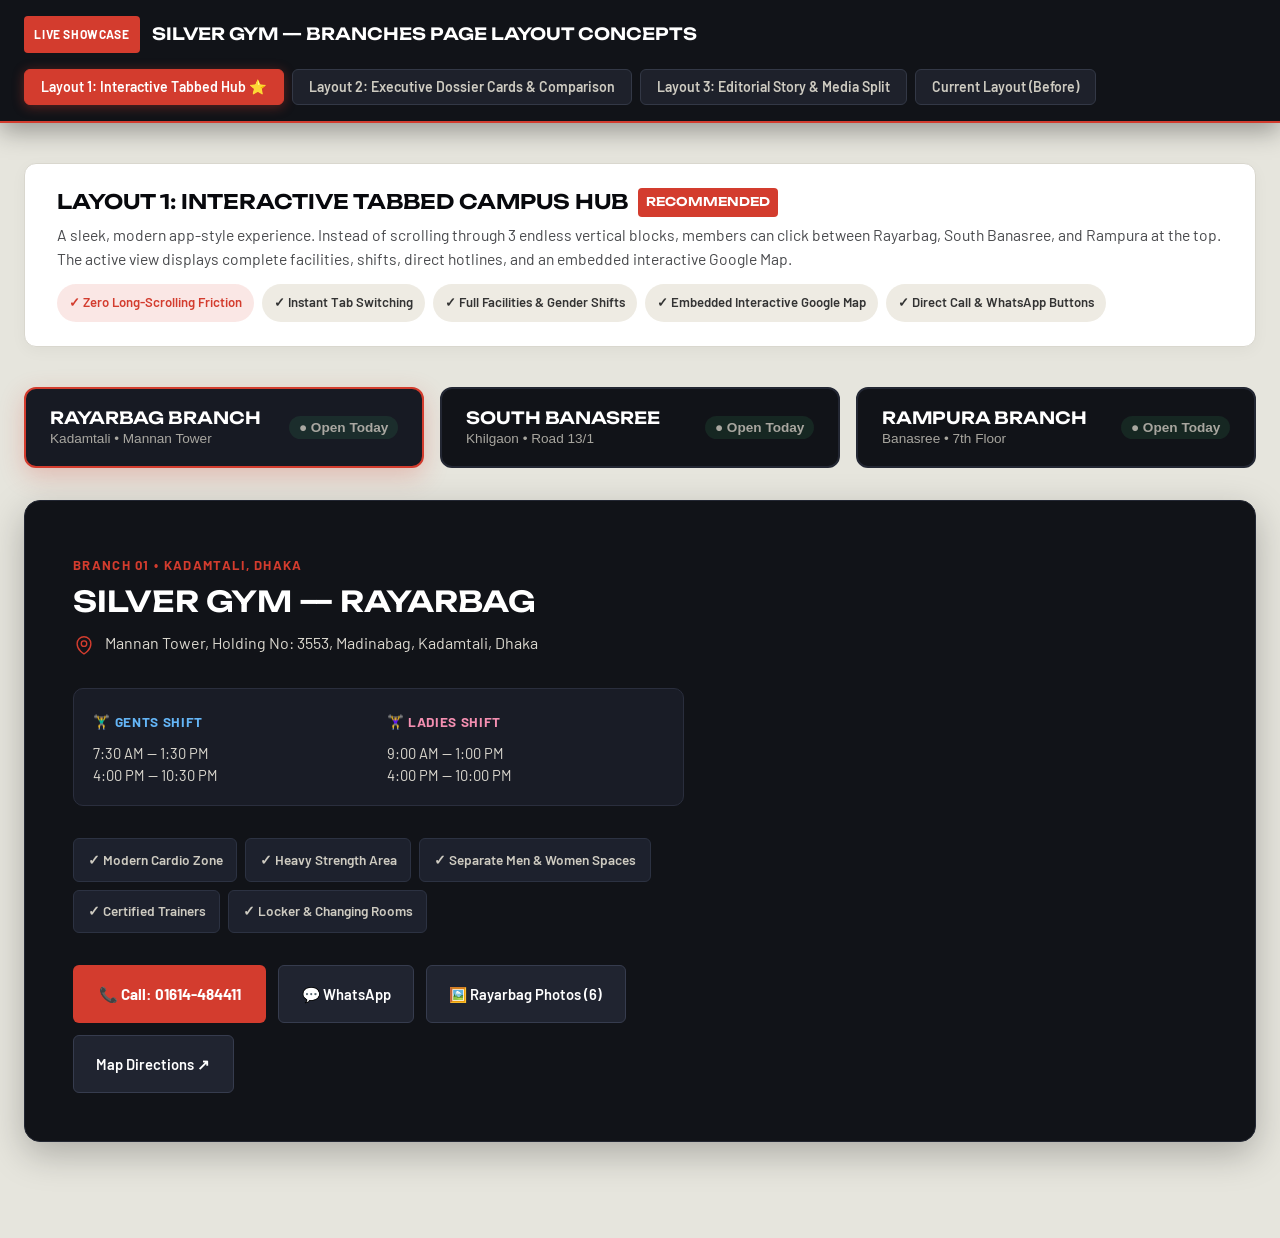
<file: branches-preview.html>
<!DOCTYPE html>
<html lang="en">
<head>
  <meta charset="UTF-8">
  <meta name="viewport" content="width=device-width, initial-scale=1.0">
  <title>Branches Layout Previews — Silver Gym</title>
  <link rel="preconnect" href="https://fonts.googleapis.com">
  <link rel="preconnect" href="https://fonts.gstatic.com" crossorigin>
  <link href="https://fonts.googleapis.com/css2?family=Barlow:wght@400;500;600;700&family=Unbounded:wght@600;700&display=swap" rel="stylesheet">
  <link rel="stylesheet" href="css/style.css?v=2">
  <style>
    /* Controller Top Bar */
    .preview-header {
      position: sticky;
      top: 0;
      z-index: 9999;
      background: #111318;
      border-bottom: 2px solid var(--accent);
      padding: 1rem 1.5rem;
      display: flex;
      flex-wrap: wrap;
      align-items: center;
      justify-content: space-between;
      gap: 1rem;
      box-shadow: 0 8px 24px rgba(0,0,0,0.35);
    }
    .preview-title {
      display: flex;
      align-items: center;
      gap: 0.75rem;
    }
    .preview-badge {
      background: var(--accent);
      color: #fff;
      font-size: 0.75rem;
      font-weight: 700;
      text-transform: uppercase;
      padding: 0.25rem 0.65rem;
      border-radius: 4px;
      letter-spacing: 0.05em;
    }
    .preview-title h2 {
      font-family: 'Unbounded', sans-serif;
      font-size: 1.05rem;
      color: #fff;
      margin: 0;
    }
    .preview-tabs {
      display: flex;
      gap: 0.5rem;
      flex-wrap: wrap;
    }
    .tab-btn {
      background: #1e212b;
      color: #cecbc1;
      border: 1px solid #333846;
      padding: 0.55rem 1rem;
      border-radius: 6px;
      font-family: 'Barlow', sans-serif;
      font-weight: 600;
      font-size: 0.88rem;
      cursor: pointer;
      transition: all 0.2s ease;
    }
    .tab-btn:hover {
      background: #2a2e3d;
      color: #fff;
    }
    .tab-btn.active {
      background: var(--accent);
      color: #fff;
      border-color: var(--accent);
      box-shadow: 0 2px 12px rgba(211, 60, 46, 0.4);
    }
    .preview-container {
      padding: 2.5rem 1.5rem 6rem;
      max-width: 1400px;
      margin: 0 auto;
    }
    .preview-section {
      display: none;
    }
    .preview-section.active {
      display: block;
      animation: fadeIn 0.3s ease;
    }
    @keyframes fadeIn {
      from { opacity: 0; transform: translateY(8px); }
      to { opacity: 1; transform: translateY(0); }
    }
    .layout-meta-box {
      background: #fff;
      border: 1px solid #d9d7ce;
      border-radius: 12px;
      padding: 1.5rem 2rem;
      margin-bottom: 2.5rem;
      box-shadow: 0 4px 16px rgba(0,0,0,0.04);
    }
    .layout-meta-box h3 {
      font-family: 'Unbounded', sans-serif;
      color: var(--heading);
      margin-bottom: 0.4rem;
      font-size: 1.25rem;
      display: flex;
      align-items: center;
      gap: 0.6rem;
      flex-wrap: wrap;
    }
    .layout-meta-box p {
      color: var(--paragraphs);
      margin-bottom: 0.75rem;
      font-size: 0.98rem;
      line-height: 1.55;
    }
    .layout-tags {
      display: flex;
      flex-wrap: wrap;
      gap: 0.5rem;
    }
    .ltag {
      background: #eeebe3;
      color: #333;
      padding: 0.3rem 0.75rem;
      border-radius: 20px;
      font-size: 0.82rem;
      font-weight: 600;
    }
    .ltag.primary {
      background: rgba(211, 60, 46, 0.12);
      color: var(--accent);
    }

    /* =========================================================
       LAYOUT 1: Interactive Tabbed Campus Hub (App-style)
       ========================================================= */
    .l1-hub-nav {
      display: grid;
      grid-template-columns: repeat(3, 1fr);
      gap: 1rem;
      margin-bottom: 2rem;
    }
    .l1-hub-nav-btn {
      background: #111318;
      border: 2px solid #232733;
      border-radius: 12px;
      padding: 1.25rem 1.5rem;
      text-align: left;
      cursor: pointer;
      transition: all 0.25s ease;
      color: var(--light);
      display: flex;
      justify-content: space-between;
      align-items: center;
    }
    .l1-hub-nav-btn:hover {
      border-color: #444c5f;
      transform: translateY(-2px);
    }
    .l1-hub-nav-btn.active {
      border-color: var(--accent);
      background: #171a23;
      box-shadow: 0 8px 24px rgba(211, 60, 46, 0.25);
    }
    .l1-hub-nav-btn h4 {
      font-family: 'Unbounded', sans-serif;
      font-size: 1.05rem;
      color: #fff;
      margin-bottom: 0.25rem;
    }
    .l1-hub-nav-btn span {
      font-size: 0.85rem;
      color: var(--quill-grey);
      opacity: 0.8;
    }
    .l1-hub-badge {
      font-size: 0.75rem;
      font-weight: 700;
      color: #4ade80;
      background: rgba(74, 222, 128, 0.12);
      padding: 0.25rem 0.6rem;
      border-radius: 20px;
    }
    .l1-branch-panel {
      display: none;
      background: #111318;
      border: 1px solid #232733;
      border-radius: 16px;
      overflow: hidden;
      color: var(--light);
      box-shadow: 0 12px 36px rgba(0,0,0,0.25);
    }
    .l1-branch-panel.active {
      display: grid;
      grid-template-columns: 1.15fr 0.85fr;
      animation: fadeIn 0.3s ease;
    }
    .l1-panel-info {
      padding: 3rem;
      display: flex;
      flex-direction: column;
      justify-content: space-between;
    }
    .l1-panel-header {
      margin-bottom: 2rem;
    }
    .l1-panel-header h2 {
      font-family: 'Unbounded', sans-serif;
      font-size: 1.8rem;
      color: #fff;
      margin: 0.4rem 0 0.8rem;
    }
    .l1-panel-addr {
      display: flex;
      align-items: flex-start;
      gap: 0.6rem;
      color: #dcd9d0;
      font-size: 1rem;
      line-height: 1.5;
    }
    .l1-panel-addr svg {
      width: 22px;
      height: 22px;
      color: var(--accent);
      flex-shrink: 0;
      margin-top: 0.2rem;
    }
    .l1-timings-strip {
      display: grid;
      grid-template-columns: 1fr 1fr;
      gap: 1rem;
      background: #191c26;
      border: 1px solid #2a2e3d;
      border-radius: 10px;
      padding: 1.2rem;
      margin-bottom: 2rem;
    }
    .l1-timing-block .shift-name {
      font-weight: 700;
      font-size: 0.85rem;
      text-transform: uppercase;
      letter-spacing: 0.05em;
      margin-bottom: 0.4rem;
    }
    .l1-timing-block.gents .shift-name { color: #64b5f6; }
    .l1-timing-block.ladies .shift-name { color: #f48fb1; }
    .l1-timing-block .shift-time {
      color: #dcd9d0;
      font-size: 0.92rem;
      line-height: 1.45;
    }
    .l1-facilities-pills {
      display: flex;
      flex-wrap: wrap;
      gap: 0.5rem;
      margin-bottom: 2rem;
    }
    .l1-facility-pill {
      background: #1d212d;
      border: 1px solid #2c3242;
      color: #cecbc1;
      font-size: 0.85rem;
      font-weight: 600;
      padding: 0.4rem 0.85rem;
      border-radius: 6px;
      display: inline-flex;
      align-items: center;
      gap: 0.4rem;
    }
    .l1-actions {
      display: flex;
      gap: 0.75rem;
      flex-wrap: wrap;
    }
    .l1-btn-primary {
      background: var(--accent);
      color: #fff;
      padding: 0.85rem 1.6rem;
      border-radius: 6px;
      font-weight: 700;
      font-size: 0.95rem;
      display: inline-flex;
      align-items: center;
      gap: 0.4rem;
      transition: background 0.2s ease;
      text-decoration: none;
    }
    .l1-btn-primary:hover {
      background: var(--accent-darker);
      color: #fff;
    }
    .l1-btn-outline {
      background: #202430;
      color: #fff;
      border: 1px solid #363c4e;
      padding: 0.85rem 1.4rem;
      border-radius: 6px;
      font-weight: 600;
      font-size: 0.92rem;
      display: inline-flex;
      align-items: center;
      gap: 0.4rem;
      transition: all 0.2s ease;
      text-decoration: none;
    }
    .l1-btn-outline:hover {
      background: #2b3142;
      color: #fff;
    }
    .l1-panel-map {
      height: 100%;
      min-height: 520px;
    }
    .l1-panel-map iframe {
      width: 100%;
      height: 100%;
      border: none;
    }

    /* =========================================================
       LAYOUT 2: 3-Column Executive Dossier Cards + Comparison
       ========================================================= */
    .l2-grid {
      display: grid;
      grid-template-columns: repeat(3, 1fr);
      gap: 1.75rem;
      margin-bottom: 3.5rem;
    }
    .l2-card {
      background: #111318;
      border: 1px solid #232733;
      border-radius: 14px;
      overflow: hidden;
      color: var(--light);
      display: flex;
      flex-direction: column;
      justify-content: space-between;
      transition: all 0.3s ease;
      box-shadow: 0 8px 24px rgba(0,0,0,0.15);
    }
    .l2-card:hover {
      border-color: var(--accent);
      transform: translateY(-5px);
      box-shadow: 0 16px 36px rgba(0,0,0,0.3);
    }
    .l2-card-image {
      height: 200px;
      background-size: cover;
      background-position: center;
      position: relative;
    }
    .l2-card-image-overlay {
      position: absolute;
      inset: 0;
      background: linear-gradient(180deg, rgba(0,0,0,0.1) 0%, rgba(17,19,24,0.95) 100%);
    }
    .l2-card-badge {
      position: absolute;
      top: 1rem;
      left: 1rem;
      background: var(--accent);
      color: #fff;
      font-size: 0.75rem;
      font-weight: 700;
      padding: 0.25rem 0.65rem;
      border-radius: 4px;
      text-transform: uppercase;
      letter-spacing: 0.05em;
      z-index: 2;
    }
    .l2-card-body {
      padding: 1.5rem;
      flex: 1;
      display: flex;
      flex-direction: column;
      justify-content: space-between;
    }
    .l2-card-body h3 {
      font-family: 'Unbounded', sans-serif;
      font-size: 1.25rem;
      color: #fff;
      margin-bottom: 0.5rem;
    }
    .l2-card-body p {
      color: #a8a69e;
      font-size: 0.92rem;
      line-height: 1.5;
      margin-bottom: 1.25rem;
      min-height: 2.8em;
    }
    .l2-timing-mini {
      background: #191c25;
      border: 1px solid #282c38;
      border-radius: 8px;
      padding: 0.85rem 1rem;
      margin-bottom: 1.25rem;
      font-size: 0.88rem;
    }
    .l2-timing-mini div {
      display: flex;
      justify-content: space-between;
      margin-bottom: 0.25rem;
    }
    .l2-timing-mini div:last-child { margin-bottom: 0; }
    .l2-actions {
      display: flex;
      gap: 0.5rem;
    }
    .l2-btn-call {
      flex: 1;
      background: var(--accent);
      color: #fff;
      text-align: center;
      padding: 0.7rem 0.8rem;
      border-radius: 6px;
      font-weight: 700;
      font-size: 0.88rem;
      text-decoration: none;
      transition: background 0.2s ease;
    }
    .l2-btn-call:hover { background: var(--accent-darker); color: #fff; }
    .l2-btn-gallery {
      background: #232733;
      color: #fff;
      padding: 0.7rem 0.9rem;
      border-radius: 6px;
      font-weight: 600;
      font-size: 0.88rem;
      text-decoration: none;
      transition: background 0.2s ease;
    }
    .l2-btn-gallery:hover { background: #333849; color: #fff; }

    /* Comparison Table in Layout 2 */
    .l2-comp-table {
      background: #111318;
      border: 1px solid #232733;
      border-radius: 14px;
      padding: 2rem;
      color: var(--light);
      margin-top: 2rem;
    }
    .l2-comp-table h3 {
      font-family: 'Unbounded', sans-serif;
      font-size: 1.3rem;
      color: #fff;
      margin-bottom: 1.5rem;
      text-align: center;
    }
    .l2-table-wrapper {
      overflow-x: auto;
    }
    .l2-table {
      width: 100%;
      border-collapse: collapse;
      font-size: 0.92rem;
    }
    .l2-table th, .l2-table td {
      padding: 0.9rem 1.2rem;
      text-align: left;
      border-bottom: 1px solid #232733;
    }
    .l2-table th {
      color: var(--accent);
      font-family: 'Unbounded', sans-serif;
      font-size: 0.85rem;
      text-transform: uppercase;
      letter-spacing: 0.05em;
    }
    .l2-table tr:hover td {
      background: rgba(255,255,255,0.02);
    }

    /* =========================================================
       LAYOUT 3: Editorial Story & Interactive Map Preview
       ========================================================= */
    .l3-container {
      display: flex;
      flex-direction: column;
      gap: 3rem;
    }
    .l3-branch-row {
      background: #111318;
      border: 1px solid #232733;
      border-radius: 16px;
      overflow: hidden;
      display: grid;
      grid-template-columns: 1fr 1fr;
      box-shadow: 0 10px 30px rgba(0,0,0,0.2);
    }
    .l3-branch-row.reverse {
      grid-template-columns: 1fr 1fr;
    }
    .l3-row-content {
      padding: 3rem;
      color: var(--light);
      display: flex;
      flex-direction: column;
      justify-content: space-between;
    }
    .l3-row-media {
      position: relative;
      min-height: 420px;
      background-size: cover;
      background-position: center;
    }
    .l3-row-media-overlay {
      position: absolute;
      inset: 0;
      background: linear-gradient(180deg, rgba(0,0,0,0.15) 0%, rgba(17,19,24,0.7) 100%);
    }
    .l3-map-trigger-btn {
      position: absolute;
      bottom: 1.5rem;
      right: 1.5rem;
      background: rgba(8,9,13,0.85);
      backdrop-filter: blur(8px);
      color: #fff;
      border: 1px solid rgba(255,255,255,0.2);
      padding: 0.6rem 1.1rem;
      border-radius: 30px;
      font-size: 0.85rem;
      font-weight: 600;
      cursor: pointer;
      z-index: 3;
      transition: all 0.2s ease;
      text-decoration: none;
    }
    .l3-map-trigger-btn:hover {
      background: var(--accent);
      border-color: var(--accent);
    }

    /* Responsive */
    @media (max-width: 991px) {
      .l1-hub-nav, .l2-grid { grid-template-columns: 1fr; }
      .l1-branch-panel.active { grid-template-columns: 1fr; }
      .l3-branch-row { grid-template-columns: 1fr; }
      .l1-panel-info, .l3-row-content { padding: 2rem 1.5rem; }
      .l1-panel-map { min-height: 350px; }
      .l3-row-media { min-height: 300px; }
    }
  </style>
</head>
<body style="background-color: var(--background); margin: 0; padding: 0;">

  <!-- Controller Sticky Top Bar -->
  <header class="preview-header">
    <div class="preview-title">
      <span class="preview-badge">Live Showcase</span>
      <h2>Silver Gym — Branches Page Layout Concepts</h2>
    </div>
    <div class="preview-tabs">
      <button class="tab-btn active" onclick="switchBranchLayout('layout1')">Layout 1: Interactive Tabbed Hub ⭐</button>
      <button class="tab-btn" onclick="switchBranchLayout('layout2')">Layout 2: Executive Dossier Cards & Comparison</button>
      <button class="tab-btn" onclick="switchBranchLayout('layout3')">Layout 3: Editorial Story & Media Split</button>
      <button class="tab-btn" onclick="switchBranchLayout('layoutCurrent')">Current Layout (Before)</button>
    </div>
  </header>

  <main class="preview-container">

    <!-- =========================================================================
         LAYOUT 1 PREVIEW: Interactive Tabbed Campus Hub (Recommended)
         ========================================================================= -->
    <section id="layout1" class="preview-section active">
      <div class="layout-meta-box">
        <h3>Layout 1: Interactive Tabbed Campus Hub <span style="font-size:0.75rem; background:var(--accent); color:#fff; padding:0.2rem 0.5rem; border-radius:4px;">RECOMMENDED</span></h3>
        <p>A sleek, modern app-style experience. Instead of scrolling through 3 endless vertical blocks, members can click between Rayarbag, South Banasree, and Rampura at the top. The active view displays complete facilities, shifts, direct hotlines, and an embedded interactive Google Map.</p>
        <div class="layout-tags">
          <span class="ltag primary">✓ Zero Long-Scrolling Friction</span>
          <span class="ltag">✓ Instant Tab Switching</span>
          <span class="ltag">✓ Full Facilities & Gender Shifts</span>
          <span class="ltag">✓ Embedded Interactive Google Map</span>
          <span class="ltag">✓ Direct Call & WhatsApp Buttons</span>
        </div>
      </div>

      <!-- Live Layout 1 Interface -->
      <div class="l1-hub-wrapper">

        <!-- Top Branch Switcher Tabs -->
        <div class="l1-hub-nav">
          <button class="l1-hub-nav-btn active" onclick="switchHubBranch('rayarbag')">
            <div>
              <h4>Rayarbag Branch</h4>
              <span>Kadamtali • Mannan Tower</span>
            </div>
            <span class="l1-hub-badge">● Open Today</span>
          </button>

          <button class="l1-hub-nav-btn" onclick="switchHubBranch('south-banasree')">
            <div>
              <h4>South Banasree</h4>
              <span>Khilgaon • Road 13/1</span>
            </div>
            <span class="l1-hub-badge">● Open Today</span>
          </button>

          <button class="l1-hub-nav-btn" onclick="switchHubBranch('rampura')">
            <div>
              <h4>Rampura Branch</h4>
              <span>Banasree • 7th Floor</span>
            </div>
            <span class="l1-hub-badge">● Open Today</span>
          </button>
        </div>

        <!-- PANEL 1: RAYARBAG -->
        <div class="l1-branch-panel active" id="l1-panel-rayarbag">
          <div class="l1-panel-info">
            <div>
              <div class="l1-panel-header">
                <span style="color:var(--accent); font-weight:700; font-size:0.82rem; text-transform:uppercase; letter-spacing:0.1em;">Branch 01 • Kadamtali, Dhaka</span>
                <h2>SILVER GYM — RAYARBAG</h2>
                <div class="l1-panel-addr">
                  <svg xmlns="http://www.w3.org/2000/svg" fill="none" viewBox="0 0 24 24" stroke-width="1.5" stroke="currentColor"><path stroke-linecap="round" stroke-linejoin="round" d="M15 10.5a3 3 0 11-6 0 3 3 0 016 0z"/><path stroke-linecap="round" stroke-linejoin="round" d="M19.5 10.5c0 7.142-7.5 11.25-7.5 11.25S4.5 17.642 4.5 10.5a7.5 7.5 0 1115 0z"/></svg>
                  <div>Mannan Tower, Holding No: 3553, Madinabag, Kadamtali, Dhaka</div>
                </div>
              </div>

              <!-- Timings Strip -->
              <div class="l1-timings-strip">
                <div class="l1-timing-block gents">
                  <div class="shift-name">🏋️‍♂️ Gents Shift</div>
                  <div class="shift-time">7:30 AM — 1:30 PM<br>4:00 PM — 10:30 PM</div>
                </div>
                <div class="l1-timing-block ladies">
                  <div class="shift-name">🏋️‍♀️ Ladies Shift</div>
                  <div class="shift-time">9:00 AM — 1:00 PM<br>4:00 PM — 10:00 PM</div>
                </div>
              </div>

              <!-- Facilities Pills -->
              <div class="l1-facilities-pills">
                <span class="l1-facility-pill">✓ Modern Cardio Zone</span>
                <span class="l1-facility-pill">✓ Heavy Strength Area</span>
                <span class="l1-facility-pill">✓ Separate Men & Women Spaces</span>
                <span class="l1-facility-pill">✓ Certified Trainers</span>
                <span class="l1-facility-pill">✓ Locker & Changing Rooms</span>
              </div>
            </div>

            <!-- Action Buttons -->
            <div class="l1-actions">
              <a href="tel:01614484411" class="l1-btn-primary">📞 Call: 01614-484411</a>
              <a href="https://wa.me/8801614484411" target="_blank" class="l1-btn-outline">💬 WhatsApp</a>
              <a href="gallery.html?branch=rayarbag" class="l1-btn-outline">🖼️ Rayarbag Photos (6)</a>
              <a href="https://maps.google.com/?q=Mannan+Tower+Holding+No+3553+Madinabag+Kadamtali+Dhaka" target="_blank" class="l1-btn-outline">Map Directions ↗</a>
            </div>
          </div>
          <div class="l1-panel-map">
            <iframe src="https://www.google.com/maps/embed?pb=!1m18!1m12!1m3!1d3652.5!2d90.4!3d23.7!2m3!1f0!2f0!3f0!3m2!1i1024!2i768!4f13.1!3m3!1m2!1s0x0%3A0x0!2zMjPCsDQyJzAwLjAiTiA5MMKwMjQnMDAuMCJF!5e0!3m2!1sen!2sbd!4v1234567890" allowfullscreen="" loading="lazy"></iframe>
          </div>
        </div>

        <!-- PANEL 2: SOUTH BANASREE -->
        <div class="l1-branch-panel" id="l1-panel-south-banasree">
          <div class="l1-panel-info">
            <div>
              <div class="l1-panel-header">
                <span style="color:var(--accent); font-weight:700; font-size:0.82rem; text-transform:uppercase; letter-spacing:0.1em;">Branch 02 • Khilgaon, Dhaka</span>
                <h2>SILVER GYM — SOUTH BANASREE</h2>
                <div class="l1-panel-addr">
                  <svg xmlns="http://www.w3.org/2000/svg" fill="none" viewBox="0 0 24 24" stroke-width="1.5" stroke="currentColor"><path stroke-linecap="round" stroke-linejoin="round" d="M15 10.5a3 3 0 11-6 0 3 3 0 016 0z"/><path stroke-linecap="round" stroke-linejoin="round" d="M19.5 10.5c0 7.142-7.5 11.25-7.5 11.25S4.5 17.642 4.5 10.5a7.5 7.5 0 1115 0z"/></svg>
                  <div>House #34/36, Block #K, Road #13/1, Dakhin Banasree Project, Khilgaon, Dhaka-1219</div>
                </div>
              </div>

              <div class="l1-timings-strip">
                <div class="l1-timing-block gents">
                  <div class="shift-name">🏋️‍♂️ Gents Shift</div>
                  <div class="shift-time">7:30 AM — 1:30 PM<br>4:00 PM — 10:30 PM</div>
                </div>
                <div class="l1-timing-block ladies">
                  <div class="shift-name">🏋️‍♀️ Ladies Shift</div>
                  <div class="shift-time">9:00 AM — 1:00 PM<br>4:00 PM — 10:00 PM</div>
                </div>
              </div>

              <div class="l1-facilities-pills">
                <span class="l1-facility-pill">✓ Dedicated Ladies Floor</span>
                <span class="l1-facility-pill">✓ Full Dumbbell Rack Array</span>
                <span class="l1-facility-pill">✓ High-End Treadmills</span>
                <span class="l1-facility-pill">✓ Personal Weight Loss Guidance</span>
                <span class="l1-facility-pill">✓ Sanitized Locker Rooms</span>
              </div>
            </div>

            <div class="l1-actions">
              <a href="tel:+8801706205822" class="l1-btn-primary">📞 Call: 01706-205822</a>
              <a href="https://wa.me/8801706205822" target="_blank" class="l1-btn-outline">💬 WhatsApp</a>
              <a href="gallery.html?branch=south-banasree" class="l1-btn-outline">🖼️ Banasree Photos (6)</a>
              <a href="https://maps.google.com/?q=House+34+36+Block+K+Road+13+1+Dakhin+Banasree+Khilgaon+Dhaka+1219" target="_blank" class="l1-btn-outline">Map Directions ↗</a>
            </div>
          </div>
          <div class="l1-panel-map">
            <iframe src="https://www.google.com/maps/embed?pb=!1m18!1m12!1m3!1d3652.5!2d90.42!3d23.75!2m3!1f0!2f0!3f0!3m2!1i1024!2i768!4f13.1!3m3!1m2!1s0x0%3A0x0!2zMjPCsDQ1JzAwLjAiTiA5MMKwMjUnMTIuMCJF!5e0!3m2!1sen!2sbd!4v1234567890" allowfullscreen="" loading="lazy"></iframe>
          </div>
        </div>

        <!-- PANEL 3: RAMPURA -->
        <div class="l1-branch-panel" id="l1-panel-rampura">
          <div class="l1-panel-info">
            <div>
              <div class="l1-panel-header">
                <span style="color:var(--accent); font-weight:700; font-size:0.82rem; text-transform:uppercase; letter-spacing:0.1em;">Branch 03 • Main Road Banasree</span>
                <h2>SILVER GYM — RAMPURA</h2>
                <div class="l1-panel-addr">
                  <svg xmlns="http://www.w3.org/2000/svg" fill="none" viewBox="0 0 24 24" stroke-width="1.5" stroke="currentColor"><path stroke-linecap="round" stroke-linejoin="round" d="M15 10.5a3 3 0 11-6 0 3 3 0 016 0z"/><path stroke-linecap="round" stroke-linejoin="round" d="M19.5 10.5c0 7.142-7.5 11.25-7.5 11.25S4.5 17.642 4.5 10.5a7.5 7.5 0 1115 0z"/></svg>
                  <div>House #7-8, Block #A, 7th Floor, Main Road, Banasree Rampura, Dhaka-1219</div>
                </div>
              </div>

              <div class="l1-timings-strip">
                <div class="l1-timing-block gents">
                  <div class="shift-name">🏋️‍♂️ Gents Shift</div>
                  <div class="shift-time">7:30 AM — 1:30 PM<br>4:00 PM — 10:30 PM</div>
                </div>
                <div class="l1-timing-block ladies">
                  <div class="shift-name">🏋️‍♀️ Ladies Shift</div>
                  <div class="shift-time">9:00 AM — 1:00 PM<br>4:00 PM — 10:00 PM</div>
                </div>
              </div>

              <div class="l1-facilities-pills">
                <span class="l1-facility-pill">✓ 7th Floor Skyline Views</span>
                <span class="l1-facility-pill">✓ Powerlifting & Squat Racks</span>
                <span class="l1-facility-pill">✓ High-Ventilation Cardio Deck</span>
                <span class="l1-facility-pill">✓ Muscle Building Mentors</span>
                <span class="l1-facility-pill">✓ Air-Conditioned Spaces</span>
              </div>
            </div>

            <div class="l1-actions">
              <a href="tel:+8801705360925" class="l1-btn-primary">📞 Call: 01705-360925</a>
              <a href="https://wa.me/8801705360925" target="_blank" class="l1-btn-outline">💬 WhatsApp</a>
              <a href="gallery.html?branch=rampura" class="l1-btn-outline">🖼️ Rampura Photos (6)</a>
              <a href="https://maps.google.com/?q=House+7+8+Block+A+Main+Road+Banasree+Rampura+Dhaka+1219" target="_blank" class="l1-btn-outline">Map Directions ↗</a>
            </div>
          </div>
          <div class="l1-panel-map">
            <iframe src="https://www.google.com/maps/embed?pb=!1m18!1m12!1m3!1d3652.5!2d90.43!3d23.76!2m3!1f0!2f0!3f0!3m2!1i1024!2i768!4f13.1!3m3!1m2!1s0x0%3A0x0!2zMjPCsDQ1JzM2LjAiTiA5MMKwMjUnNDguMCJF!5e0!3m2!1sen!2sbd!4v1234567890" allowfullscreen="" loading="lazy"></iframe>
          </div>
        </div>

      </div>
    </section>

    <!-- =========================================================================
         LAYOUT 2 PREVIEW: Executive Dossier Cards & Comparison Matrix
         ========================================================================= -->
    <section id="layout2" class="preview-section">
      <div class="layout-meta-box">
        <h3>Layout 2: Executive Dossier Cards & Comparison Table</h3>
        <p>Inspired by international luxury athletic clubs (Equinox / Barry's). Features 3 visual cards with photo banners and quick-dial buttons, followed by an amenities comparison matrix.</p>
        <div class="layout-tags">
          <span class="ltag primary">✓ 3 Side-by-Side Visual Cards</span>
          <span class="ltag">✓ Branch Amenities Comparison Table</span>
          <span class="ltag">✓ Clear Shift Breakdown</span>
          <span class="ltag">✓ Ideal for Fast Decision Makers</span>
        </div>
      </div>

      <!-- 3 Dossier Cards -->
      <div class="l2-grid">
        <!-- Rayarbag Card -->
        <div class="l2-card">
          <div class="l2-card-image" style="background-image: url('https://images.unsplash.com/photo-1534438327276-14e5300c3a48?w=800&q=80');">
            <div class="l2-card-image-overlay"></div>
            <span class="l2-card-badge">Branch 01</span>
          </div>
          <div class="l2-card-body">
            <div>
              <h3>Rayarbag</h3>
              <p>Mannan Tower, Holding No: 3553, Madinabag, Kadamtali, Dhaka</p>
              <div class="l2-timing-mini">
                <div><span>Gents:</span> <strong>7:30 AM — 10:30 PM</strong></div>
                <div><span>Ladies:</span> <strong>9:00 AM — 10:00 PM</strong></div>
              </div>
            </div>
            <div class="l2-actions">
              <a href="tel:01614484411" class="l2-btn-call">📞 Call Branch</a>
              <a href="gallery.html?branch=rayarbag" class="l2-btn-gallery">Photos ↗</a>
              <a href="https://maps.google.com/?q=Mannan+Tower+Kadamtali+Dhaka" target="_blank" class="l2-btn-gallery">Map</a>
            </div>
          </div>
        </div>

        <!-- South Banasree Card -->
        <div class="l2-card">
          <div class="l2-card-image" style="background-image: url('https://images.unsplash.com/photo-1593079831268-3381b0db4a77?w=800&q=80');">
            <div class="l2-card-image-overlay"></div>
            <span class="l2-card-badge">Branch 02</span>
          </div>
          <div class="l2-card-body">
            <div>
              <h3>South Banasree</h3>
              <p>House #34/36, Block #K, Road #13/1, Khilgaon, Dhaka-1219</p>
              <div class="l2-timing-mini">
                <div><span>Gents:</span> <strong>7:30 AM — 10:30 PM</strong></div>
                <div><span>Ladies:</span> <strong>9:00 AM — 10:00 PM</strong></div>
              </div>
            </div>
            <div class="l2-actions">
              <a href="tel:+8801706205822" class="l2-btn-call">📞 Call Branch</a>
              <a href="gallery.html?branch=south-banasree" class="l2-btn-gallery">Photos ↗</a>
              <a href="https://maps.google.com/?q=Khilgaon+Dhaka" target="_blank" class="l2-btn-gallery">Map</a>
            </div>
          </div>
        </div>

        <!-- Rampura Card -->
        <div class="l2-card">
          <div class="l2-card-image" style="background-image: url('https://images.unsplash.com/photo-1596357395217-80de13130e92?w=800&q=80');">
            <div class="l2-card-image-overlay"></div>
            <span class="l2-card-badge">Branch 03</span>
          </div>
          <div class="l2-card-body">
            <div>
              <h3>Rampura</h3>
              <p>House #7-8, Block #A, 7th Floor, Main Road Banasree, Dhaka</p>
              <div class="l2-timing-mini">
                <div><span>Gents:</span> <strong>7:30 AM — 10:30 PM</strong></div>
                <div><span>Ladies:</span> <strong>9:00 AM — 10:00 PM</strong></div>
              </div>
            </div>
            <div class="l2-actions">
              <a href="tel:+8801705360925" class="l2-btn-call">📞 Call Branch</a>
              <a href="gallery.html?branch=rampura" class="l2-btn-gallery">Photos ↗</a>
              <a href="https://maps.google.com/?q=Rampura+Dhaka" target="_blank" class="l2-btn-gallery">Map</a>
            </div>
          </div>
        </div>
      </div>

      <!-- Comparison Matrix Table -->
      <div class="l2-comp-table">
        <h3>BRANCH AMENITIES & HIGHLIGHTS COMPARISON</h3>
        <div class="l2-table-wrapper">
          <table class="l2-table">
            <thead>
              <tr>
                <th>Feature / Facility</th>
                <th>Rayarbag</th>
                <th>South Banasree</th>
                <th>Rampura</th>
              </tr>
            </thead>
            <tbody>
              <tr>
                <td><strong>Location Zone</strong></td>
                <td>Kadamtali / Madinabag</td>
                <td>Khilgaon / Dakhin Banasree</td>
                <td>Main Road / Banasree Rampura</td>
              </tr>
              <tr>
                <td><strong>Floor & Ambience</strong></td>
                <td>Spacious Tower Floor</td>
                <td>Dedicated Multi-Room Space</td>
                <td>7th Floor Skyline View</td>
              </tr>
              <tr>
                <td><strong>Separate Shifts (Gents & Ladies)</strong></td>
                <td><span style="color:#4ade80;">✓ Yes (Daily)</span></td>
                <td><span style="color:#4ade80;">✓ Yes (Daily)</span></td>
                <td><span style="color:#4ade80;">✓ Yes (Daily)</span></td>
              </tr>
              <tr>
                <td><strong>Cardio & Endurance Area</strong></td>
                <td>Full Cardio Line</td>
                <td>Advanced Treadmills & Cycles</td>
                <td>High-Ventilation Cardio Deck</td>
              </tr>
              <tr>
                <td><strong>Heavy Free Weights & Power Racks</strong></td>
                <td><span style="color:#4ade80;">✓ Available</span></td>
                <td><span style="color:#4ade80;">✓ Available</span></td>
                <td><span style="color:#4ade80;">✓ Heavy Powerlifting Zone</span></td>
              </tr>
              <tr>
                <td><strong>Air Conditioning & Lockers</strong></td>
                <td><span style="color:#4ade80;">✓ Yes</span></td>
                <td><span style="color:#4ade80;">✓ Yes</span></td>
                <td><span style="color:#4ade80;">✓ Yes</span></td>
              </tr>
              <tr>
                <td><strong>Direct Contact Hotline</strong></td>
                <td><a href="tel:01614484411" style="color:var(--accent);">01614-484411</a></td>
                <td><a href="tel:+8801706205822" style="color:var(--accent);">+880 1706-205822</a></td>
                <td><a href="tel:+8801705360925" style="color:var(--accent);">+880 1705-360925</a></td>
              </tr>
            </tbody>
          </table>
        </div>
      </div>
    </section>

    <!-- =========================================================================
         LAYOUT 3 PREVIEW: Editorial Story & Media Split
         ========================================================================= -->
    <section id="layout3" class="preview-section">
      <div class="layout-meta-box">
        <h3>Layout 3: Editorial Story & Media Split Rows</h3>
        <p>A magazine-style storytelling layout with alternating rows. Every branch gets a large cinematic photo section with an embedded map trigger button alongside full schedules and facility highlights.</p>
        <div class="layout-tags">
          <span class="ltag primary">✓ Alternating Media & Info Rows</span>
          <span class="ltag">✓ Cinematic Photo Focal Point</span>
          <span class="ltag">✓ Rich Neighborhood Descriptions</span>
          <span class="ltag">✓ Full Shift Schedules</span>
        </div>
      </div>

      <div class="l3-container">
        <!-- Row 1: Rayarbag -->
        <div class="l3-branch-row">
          <div class="l3-row-content">
            <div>
              <span style="color:var(--accent); font-weight:700; font-size:0.82rem; text-transform:uppercase;">Flagship 01</span>
              <h2 style="font-family:'Unbounded',sans-serif; font-size:1.6rem; color:#fff; margin:0.4rem 0 0.8rem;">Rayarbag Facility</h2>
              <p style="color:#dcd9d0; font-size:0.95rem; line-height:1.6; margin-bottom:1.5rem;">
                Located at Mannan Tower in Madinabag, Rayarbag is tailored for serious strength training and athletic conditioning. Equipped with heavy dumbbells, specialized pin-loaded machinery, and dedicated training zones.
              </p>
              <div style="margin-bottom:1.5rem; color:#a8a69e; font-size:0.9rem;">
                📍 <strong>Mannan Tower, Kadamtali, Dhaka</strong><br>
                📞 <a href="tel:01614484411" style="color:var(--accent); font-weight:600;">01614-484411</a>
              </div>
            </div>
            <div style="display:flex; gap:0.75rem; flex-wrap:wrap;">
              <a href="tel:01614484411" class="l1-btn-primary">Call Rayarbag</a>
              <a href="gallery.html?branch=rayarbag" class="l1-btn-outline">View 6 Photos →</a>
            </div>
          </div>
          <div class="l3-row-media" style="background-image: url('https://images.unsplash.com/photo-1534438327276-14e5300c3a48?w=1000&q=80');">
            <div class="l3-row-media-overlay"></div>
            <a href="https://maps.google.com/?q=Mannan+Tower+Kadamtali+Dhaka" target="_blank" class="l3-map-trigger-btn">Open Map Pin ↗</a>
          </div>
        </div>

        <!-- Row 2: South Banasree -->
        <div class="l3-branch-row reverse">
          <div class="l3-row-media" style="background-image: url('https://images.unsplash.com/photo-1593079831268-3381b0db4a77?w=1000&q=80');">
            <div class="l3-row-media-overlay"></div>
            <a href="https://maps.google.com/?q=Khilgaon+Dhaka" target="_blank" class="l3-map-trigger-btn">Open Map Pin ↗</a>
          </div>
          <div class="l3-row-content">
            <div>
              <span style="color:var(--accent); font-weight:700; font-size:0.82rem; text-transform:uppercase;">Campus 02</span>
              <h2 style="font-family:'Unbounded',sans-serif; font-size:1.6rem; color:#fff; margin:0.4rem 0 0.8rem;">South Banasree Facility</h2>
              <p style="color:#dcd9d0; font-size:0.95rem; line-height:1.6; margin-bottom:1.5rem;">
                Centrally located in the Dakhin Banasree Project at Khilgaon. Features dedicated separate workout floors for male and female athletes, along with a full cardio and endurance zone.
              </p>
              <div style="margin-bottom:1.5rem; color:#a8a69e; font-size:0.9rem;">
                📍 <strong>House #34/36, Road 13/1, Khilgaon, Dhaka</strong><br>
                📞 <a href="tel:+8801706205822" style="color:var(--accent); font-weight:600;">+880 1706-205822</a>
              </div>
            </div>
            <div style="display:flex; gap:0.75rem; flex-wrap:wrap;">
              <a href="tel:+8801706205822" class="l1-btn-primary">Call South Banasree</a>
              <a href="gallery.html?branch=south-banasree" class="l1-btn-outline">View 6 Photos →</a>
            </div>
          </div>
        </div>

        <!-- Row 3: Rampura -->
        <div class="l3-branch-row">
          <div class="l3-row-content">
            <div>
              <span style="color:var(--accent); font-weight:700; font-size:0.82rem; text-transform:uppercase;">Skyline 03</span>
              <h2 style="font-family:'Unbounded',sans-serif; font-size:1.6rem; color:#fff; margin:0.4rem 0 0.8rem;">Rampura Main Road Facility</h2>
              <p style="color:#dcd9d0; font-size:0.95rem; line-height:1.6; margin-bottom:1.5rem;">
                Perched on the 7th floor of House #7-8 on Banasree Main Road. Features high-ventilation panoramic views of Dhaka, high-durability powerlifting platforms, and squat racks.
              </p>
              <div style="margin-bottom:1.5rem; color:#a8a69e; font-size:0.9rem;">
                📍 <strong>House #7-8, 7th Floor, Main Road Banasree, Rampura</strong><br>
                📞 <a href="tel:+8801705360925" style="color:var(--accent); font-weight:600;">+880 1705-360925</a>
              </div>
            </div>
            <div style="display:flex; gap:0.75rem; flex-wrap:wrap;">
              <a href="tel:+8801705360925" class="l1-btn-primary">Call Rampura</a>
              <a href="gallery.html?branch=rampura" class="l1-btn-outline">View 6 Photos →</a>
            </div>
          </div>
          <div class="l3-row-media" style="background-image: url('https://images.unsplash.com/photo-1596357395217-80de13130e92?w=1000&q=80');">
            <div class="l3-row-media-overlay"></div>
            <a href="https://maps.google.com/?q=Banasree+Rampura+Dhaka" target="_blank" class="l3-map-trigger-btn">Open Map Pin ↗</a>
          </div>
        </div>
      </div>
    </section>

    <!-- =========================================================================
         CURRENT LAYOUT: Before Changes
         ========================================================================= -->
    <section id="layoutCurrent" class="preview-section">
      <div class="layout-meta-box">
        <h3>Current Layout (Existing in branches.html)</h3>
        <p>This is what is currently active on <code>branches.html</code>. It displays a quick jump card directory at the top followed by 3 vertical full-width sections for Rayarbag, South Banasree, and Rampura with maps.</p>
        <div class="layout-tags">
          <span class="ltag">3 Long Vertical Sections</span>
          <span class="ltag">Separate Google Maps Iframes</span>
        </div>
      </div>

      <!-- Quick Directory -->
      <div class="branch-quick-grid" style="margin-bottom:3rem;">
        <a href="#rayarbag" class="branch-quick-card">
          <div class="branch-quick-badge">Branch 01</div>
          <h3>Rayarbag</h3>
          <p>Mannan Tower, Holding No: 3553, Madinabag, Kadamtali, Dhaka</p>
          <span class="branch-quick-cta">View Details & Map ↓</span>
        </a>
        <a href="#south-banasree" class="branch-quick-card">
          <div class="branch-quick-badge">Branch 02</div>
          <h3>South Banasree</h3>
          <p>House #34/36, Block #K, Road #13/1, Khilgaon, Dhaka-1219</p>
          <span class="branch-quick-cta">View Details & Map ↓</span>
        </a>
        <a href="#rampura" class="branch-quick-card">
          <div class="branch-quick-badge">Branch 03</div>
          <h3>Rampura</h3>
          <p>House #7-8, Block #A, 7th Floor, Main Road Banasree, Dhaka</p>
          <span class="branch-quick-cta">View Details & Map ↓</span>
        </a>
      </div>

      <!-- Current Rayarbag snippet -->
      <div class="branch-detail-block" style="background:#111318; border-radius:12px; padding:2rem; color:#fff; margin-bottom:2rem;">
        <span class="branch-status open" style="display:inline-block; margin-bottom:0.8rem; background:rgba(74,222,128,0.1); color:#4ade80; padding:0.25rem 0.6rem; border-radius:20px; font-size:0.8rem; font-weight:700;">Opened</span>
        <h2>SILVER GYM — RAYARBAG</h2>
        <p style="color:#a8a69e; margin-top:0.5rem;">Mannan Tower, Madinabag, Kadamtali • 📞 01614-484411</p>
      </div>
    </section>

  </main>

  <script>
    function switchBranchLayout(layoutId) {
      document.querySelectorAll('.tab-btn').forEach(btn => btn.classList.remove('active'));
      document.querySelectorAll('.preview-section').forEach(sec => sec.classList.remove('active'));

      const activeBtn = Array.from(document.querySelectorAll('.tab-btn')).find(b => b.getAttribute('onclick').includes(layoutId));
      if (activeBtn) activeBtn.classList.add('active');

      const targetSec = document.getElementById(layoutId);
      if (targetSec) targetSec.classList.add('active');
    }

    function switchHubBranch(branchKey) {
      document.querySelectorAll('.l1-hub-nav-btn').forEach(btn => btn.classList.remove('active'));
      document.querySelectorAll('.l1-branch-panel').forEach(p => p.classList.remove('active'));

      const activeBtn = Array.from(document.querySelectorAll('.l1-hub-nav-btn')).find(b => b.getAttribute('onclick').includes(branchKey));
      if (activeBtn) activeBtn.classList.add('active');

      const targetPanel = document.getElementById('l1-panel-' + branchKey);
      if (targetPanel) targetPanel.classList.add('active');
    }
  </script>
</body>
</html>
</file>
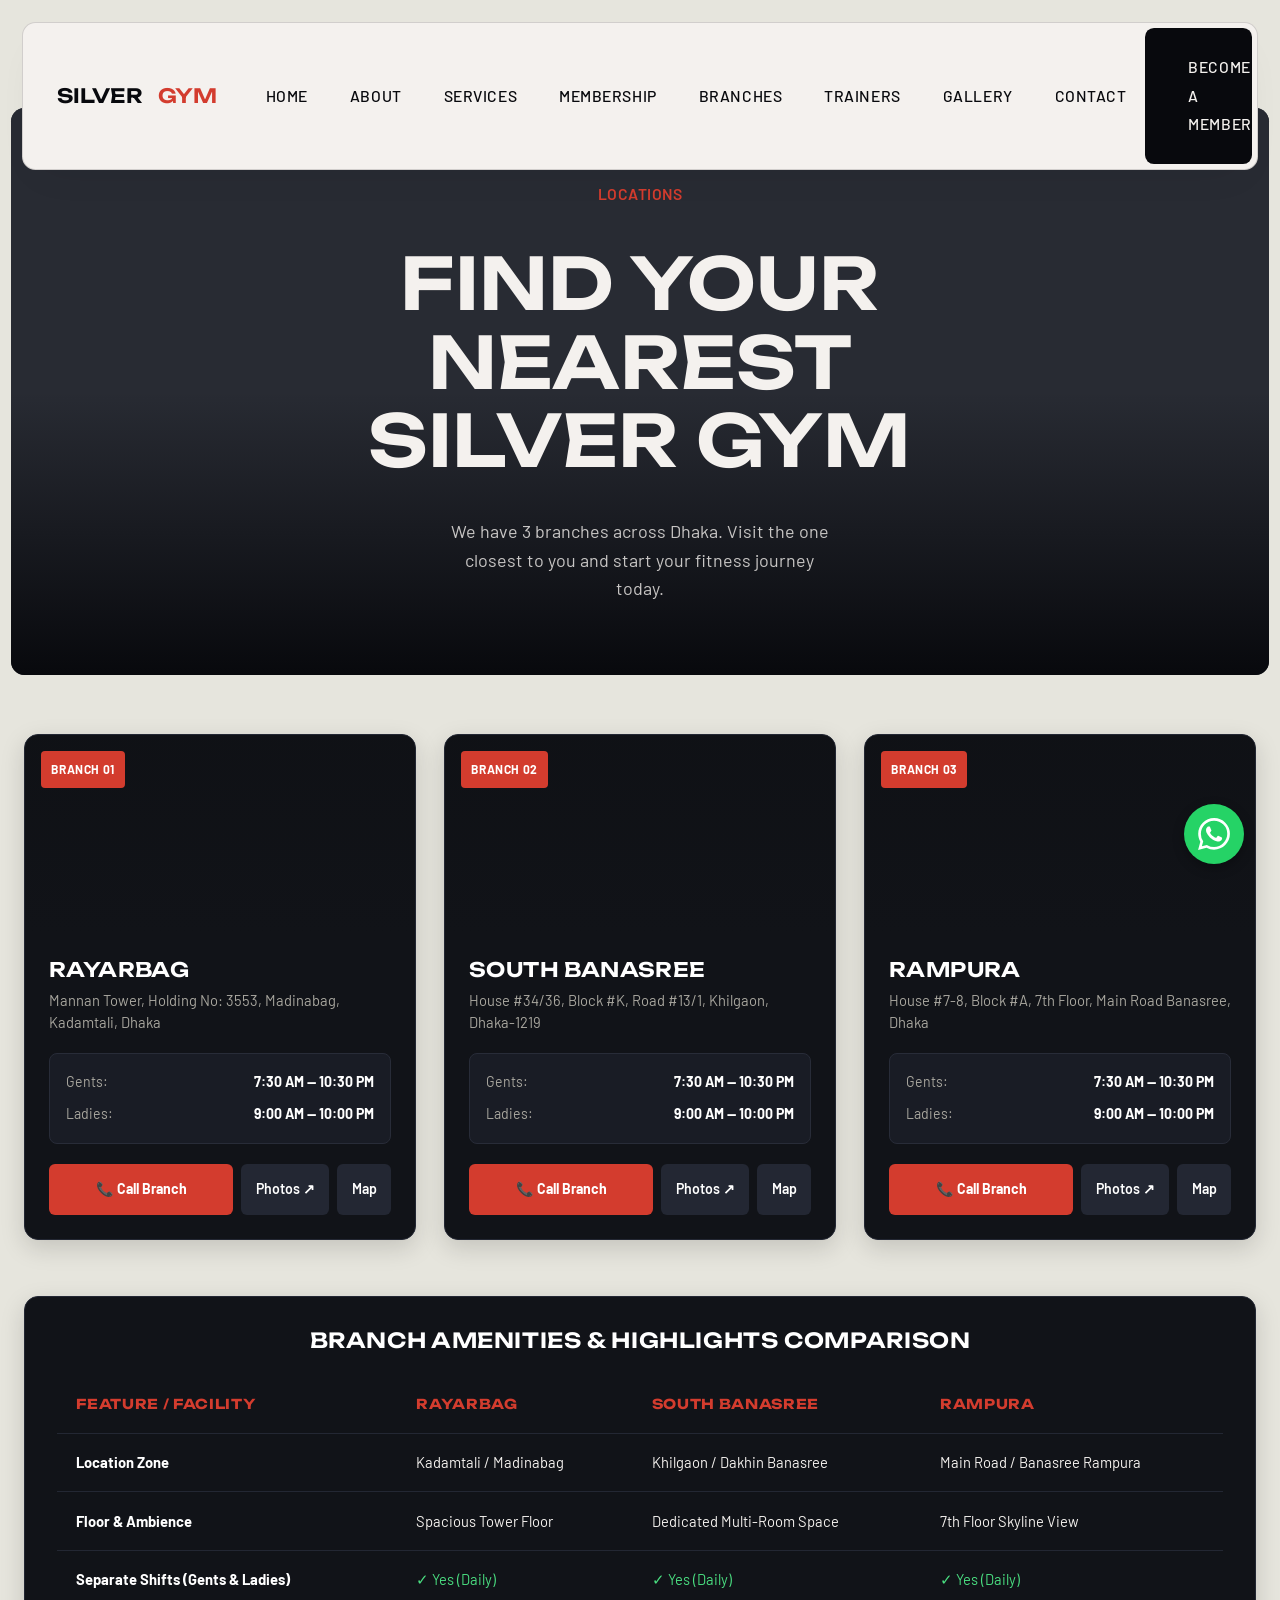
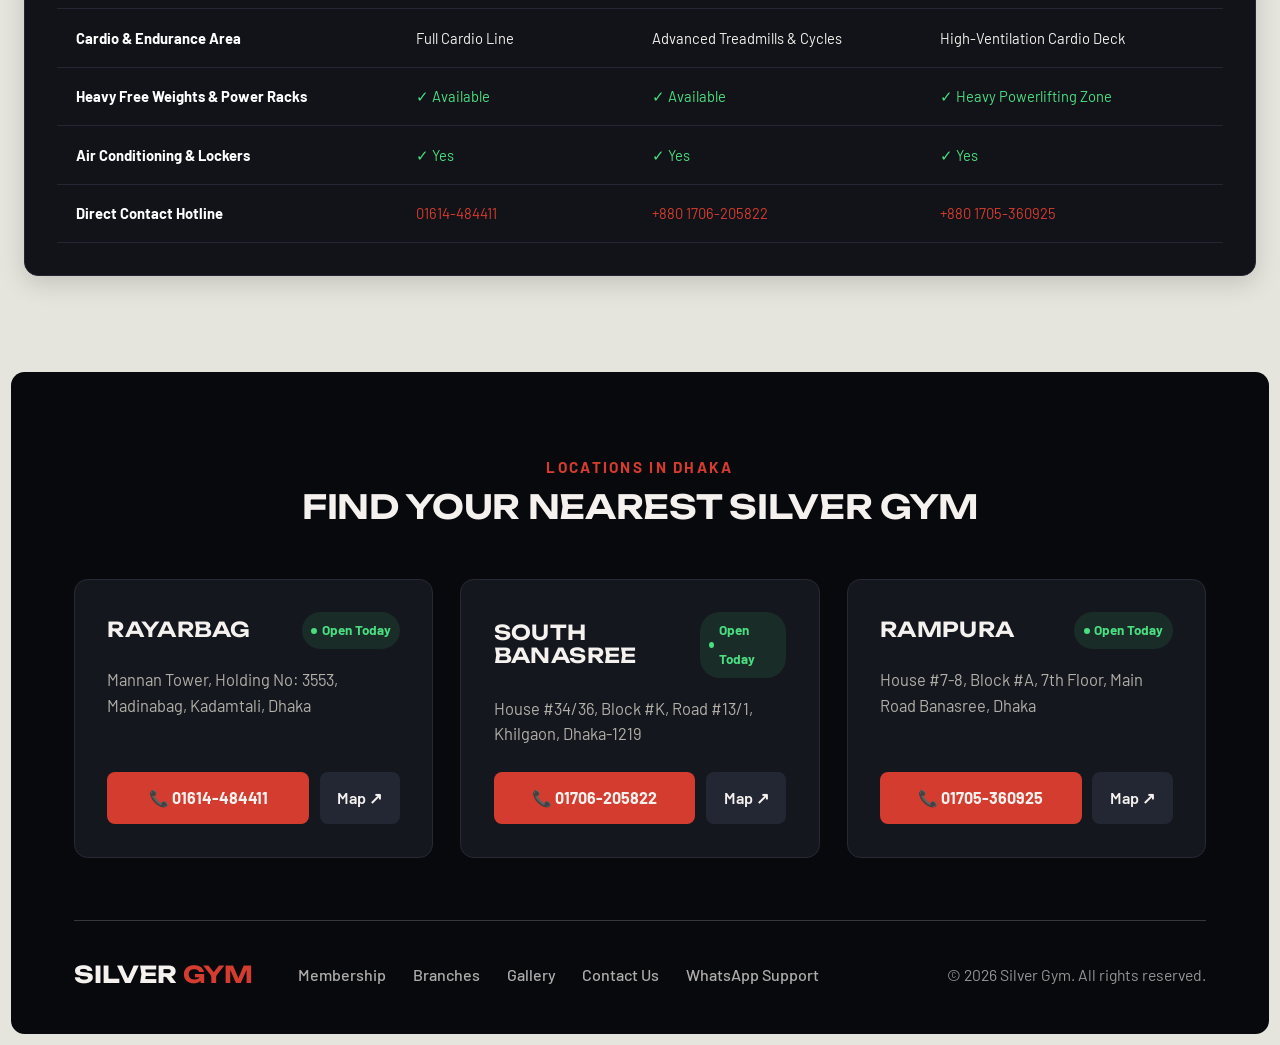
<file: branches.html>
<!DOCTYPE html>
<html lang="en">
<head>
  <meta charset="UTF-8">
  <meta name="viewport" content="width=device-width, initial-scale=1.0">
  <title>Branches — Silver Gym</title>
  <meta name="description" content="Find your nearest Silver Gym branch in Dhaka. Rayarbag, South Banasree, and Rampura locations with full details.">

  <!-- Google Fonts -->
  <link rel="preconnect" href="https://fonts.googleapis.com">
  <link rel="preconnect" href="https://fonts.gstatic.com" crossorigin>
  <link href="https://fonts.googleapis.com/css2?family=Barlow:wght@400;500;600;700&family=Unbounded:wght@600;700&display=swap" rel="stylesheet">

  <!-- Favicon -->
  <link rel="icon" type="image/svg+xml" href="data:image/svg+xml,<svg xmlns='http://www.w3.org/2000/svg' viewBox='0 0 100 100'><text y='.9em' font-size='90'>🏋️</text></svg>">

  <!-- CSS -->
  <link rel="stylesheet" href="css/style.css?v=4">
</head>
<body>

  <!-- ========================================
       NAVBAR
       ======================================== -->
  <nav class="navbar">
    <div class="nav-block">
      <a href="index.html" class="nav-logo">SILVER <span>GYM</span></a>

      <div class="nav-links">
        <a href="index.html" class="nav-link">Home</a>
        <a href="index.html#about" class="nav-link">About</a>
        <a href="index.html#services" class="nav-link">Services</a>
        <a href="index.html#membership" class="nav-link">Membership</a>
        <a href="branches.html" class="nav-link active">Branches</a>
        <a href="index.html#trainers" class="nav-link">Trainers</a>
        <a href="gallery.html" class="nav-link">Gallery</a>
        <a href="contact.html" class="nav-link">Contact</a>
      </div>

      <a href="index.html#membership" class="link-button-nav nav-cta-desktop">
        <span class="button-text">Become a Member</span>
        <span class="button-hover"></span>
      </a>

      <button class="mobile-menu-btn" aria-label="Menu">
        <span></span>
        <span></span>
        <span></span>
      </button>
    </div>
  </nav>

  <!-- Mobile Navigation -->
  <div class="mobile-nav">
    <a href="index.html">Home</a>
    <a href="index.html#about">About</a>
    <a href="index.html#services">Services</a>
    <a href="index.html#membership">Membership</a>
    <a href="branches.html">Branches</a>
    <a href="index.html#trainers">Trainers</a>
    <a href="gallery.html">Gallery</a>
    <a href="contact.html">Contact</a>
    <div class="mobile-nav-buttons">
      <a href="tel:01614484411" class="link-button red">
        <span class="button-text">Call Now</span>
        <span class="button-hover"></span>
      </a>
      <a href="index.html#membership" class="link-button">
        <span class="button-text">Join Now</span>
        <span class="button-hover"></span>
      </a>
    </div>
  </div>

  <!-- ========================================
       PAGE HERO
       ======================================== -->
  <section class="page-hero-section">
    <div class="page-hero">
      <div class="page-hero-bg" style="background-image: url('https://images.unsplash.com/photo-1534438327276-14e5300c3a48?w=1920&q=80');"></div>
      <div class="page-hero-overlay"></div>
      <div class="page-hero-content">
        <span class="subheading" style="color: var(--accent);">Locations</span>
        <h1>FIND YOUR NEAREST SILVER GYM</h1>
        <p>We have 3 branches across Dhaka. Visit the one closest to you and start your fitness journey today.</p>
      </div>
    </div>
  </section>

  <!-- ========================================
       LAYOUT 2: EXECUTIVE DOSSIER CARDS & COMPARISON
       ======================================== -->
  <section class="branches-l2-container">

    <!-- 3 Dossier Cards -->
    <div class="l2-grid">
      <!-- Rayarbag Card -->
      <div class="l2-card" id="rayarbag">
        <div class="l2-card-image" style="background-image: url('https://images.unsplash.com/photo-1534438327276-14e5300c3a48?w=800&q=80');">
          <div class="l2-card-image-overlay"></div>
          <span class="l2-card-badge">BRANCH 01</span>
        </div>
        <div class="l2-card-body">
          <div>
            <h3>RAYARBAG</h3>
            <p>Mannan Tower, Holding No: 3553, Madinabag, Kadamtali, Dhaka</p>
            <div class="l2-timing-mini">
              <div><span>Gents:</span> <strong>7:30 AM — 10:30 PM</strong></div>
              <div><span>Ladies:</span> <strong>9:00 AM — 10:00 PM</strong></div>
            </div>
          </div>
          <div class="l2-actions">
            <a href="tel:01614484411" class="l2-btn-call">📞 Call Branch</a>
            <a href="gallery.html?branch=rayarbag" class="l2-btn-gallery">Photos ↗</a>
            <a href="https://maps.google.com/?q=Mannan+Tower+Kadamtali+Dhaka" target="_blank" class="l2-btn-gallery">Map</a>
          </div>
        </div>
      </div>

      <!-- South Banasree Card -->
      <div class="l2-card" id="south-banasree">
        <div class="l2-card-image" style="background-image: url('https://images.unsplash.com/photo-1593079831268-3381b0db4a77?w=800&q=80');">
          <div class="l2-card-image-overlay"></div>
          <span class="l2-card-badge">BRANCH 02</span>
        </div>
        <div class="l2-card-body">
          <div>
            <h3>SOUTH BANASREE</h3>
            <p>House #34/36, Block #K, Road #13/1, Khilgaon, Dhaka-1219</p>
            <div class="l2-timing-mini">
              <div><span>Gents:</span> <strong>7:30 AM — 10:30 PM</strong></div>
              <div><span>Ladies:</span> <strong>9:00 AM — 10:00 PM</strong></div>
            </div>
          </div>
          <div class="l2-actions">
            <a href="tel:+8801706205822" class="l2-btn-call">📞 Call Branch</a>
            <a href="gallery.html?branch=south-banasree" class="l2-btn-gallery">Photos ↗</a>
            <a href="https://maps.google.com/?q=Khilgaon+Dhaka" target="_blank" class="l2-btn-gallery">Map</a>
          </div>
        </div>
      </div>

      <!-- Rampura Card -->
      <div class="l2-card" id="rampura">
        <div class="l2-card-image" style="background-image: url('https://images.unsplash.com/photo-1596357395217-80de13130e92?w=800&q=80');">
          <div class="l2-card-image-overlay"></div>
          <span class="l2-card-badge">BRANCH 03</span>
        </div>
        <div class="l2-card-body">
          <div>
            <h3>RAMPURA</h3>
            <p>House #7-8, Block #A, 7th Floor, Main Road Banasree, Dhaka</p>
            <div class="l2-timing-mini">
              <div><span>Gents:</span> <strong>7:30 AM — 10:30 PM</strong></div>
              <div><span>Ladies:</span> <strong>9:00 AM — 10:00 PM</strong></div>
            </div>
          </div>
          <div class="l2-actions">
            <a href="tel:+8801705360925" class="l2-btn-call">📞 Call Branch</a>
            <a href="gallery.html?branch=rampura" class="l2-btn-gallery">Photos ↗</a>
            <a href="https://maps.google.com/?q=Rampura+Dhaka" target="_blank" class="l2-btn-gallery">Map</a>
          </div>
        </div>
      </div>
    </div>

    <!-- Comparison Matrix Table -->
    <div class="l2-comp-table">
      <h3>BRANCH AMENITIES & HIGHLIGHTS COMPARISON</h3>
      <div class="l2-table-wrapper">
        <table class="l2-table">
          <thead>
            <tr>
              <th>FEATURE / FACILITY</th>
              <th>RAYARBAG</th>
              <th>SOUTH BANASREE</th>
              <th>RAMPURA</th>
            </tr>
          </thead>
          <tbody>
            <tr>
              <td><strong>Location Zone</strong></td>
              <td>Kadamtali / Madinabag</td>
              <td>Khilgaon / Dakhin Banasree</td>
              <td>Main Road / Banasree Rampura</td>
            </tr>
            <tr>
              <td><strong>Floor & Ambience</strong></td>
              <td>Spacious Tower Floor</td>
              <td>Dedicated Multi-Room Space</td>
              <td>7th Floor Skyline View</td>
            </tr>
            <tr>
              <td><strong>Separate Shifts (Gents & Ladies)</strong></td>
              <td><span style="color:#4ade80;">✓ Yes (Daily)</span></td>
              <td><span style="color:#4ade80;">✓ Yes (Daily)</span></td>
              <td><span style="color:#4ade80;">✓ Yes (Daily)</span></td>
            </tr>
            <tr>
              <td><strong>Cardio & Endurance Area</strong></td>
              <td>Full Cardio Line</td>
              <td>Advanced Treadmills & Cycles</td>
              <td>High-Ventilation Cardio Deck</td>
            </tr>
            <tr>
              <td><strong>Heavy Free Weights & Power Racks</strong></td>
              <td><span style="color:#4ade80;">✓ Available</span></td>
              <td><span style="color:#4ade80;">✓ Available</span></td>
              <td><span style="color:#4ade80;">✓ Heavy Powerlifting Zone</span></td>
            </tr>
            <tr>
              <td><strong>Air Conditioning & Lockers</strong></td>
              <td><span style="color:#4ade80;">✓ Yes</span></td>
              <td><span style="color:#4ade80;">✓ Yes</span></td>
              <td><span style="color:#4ade80;">✓ Yes</span></td>
            </tr>
            <tr>
              <td><strong>Direct Contact Hotline</strong></td>
              <td><a href="tel:01614484411" style="color:var(--accent); text-decoration:none;">01614-484411</a></td>
              <td><a href="tel:+8801706205822" style="color:var(--accent); text-decoration:none;">+880 1706-205822</a></td>
              <td><a href="tel:+8801705360925" style="color:var(--accent); text-decoration:none;">+880 1705-360925</a></td>
            </tr>
          </tbody>
        </table>
      </div>
    </div>

  </section>

  <!-- ========================================
       FOOTER (OPTION C — MULTI-BRANCH CARDS)
       ======================================== -->
  <footer class="section-footer section">
    <div class="footer-branch-cards">

      <div class="footer-cards-header">
        <span class="subheading">Locations in Dhaka</span>
        <h3>FIND YOUR NEAREST SILVER GYM</h3>
      </div>

      <!-- 3 Branch Cards -->
      <div class="footer-cards-grid">
        <!-- Rayarbag -->
        <div class="footer-card">
          <div>
            <div class="footer-card-top">
              <h4>RAYARBAG</h4>
              <span class="footer-card-status"><span class="dot"></span> Open Today</span>
            </div>
            <div class="footer-card-addr">
              Mannan Tower, Holding No: 3553, Madinabag, Kadamtali, Dhaka
            </div>
          </div>
          <div class="footer-card-actions">
            <a href="tel:01614484411" class="footer-btn-call">📞 01614-484411</a>
            <a href="https://maps.google.com/?q=Mannan+Tower+Holding+No+3553+Madinabag+Kadamtali+Dhaka" target="_blank" class="footer-btn-map">Map ↗</a>
          </div>
        </div>

        <!-- South Banasree -->
        <div class="footer-card">
          <div>
            <div class="footer-card-top">
              <h4>SOUTH BANASREE</h4>
              <span class="footer-card-status"><span class="dot"></span> Open Today</span>
            </div>
            <div class="footer-card-addr">
              House #34/36, Block #K, Road #13/1, Khilgaon, Dhaka-1219
            </div>
          </div>
          <div class="footer-card-actions">
            <a href="tel:+8801706205822" class="footer-btn-call">📞 01706-205822</a>
            <a href="https://maps.google.com/?q=House+34+36+Block+K+Road+13+1+Dakhin+Banasree+Khilgaon+Dhaka+1219" target="_blank" class="footer-btn-map">Map ↗</a>
          </div>
        </div>

        <!-- Rampura -->
        <div class="footer-card">
          <div>
            <div class="footer-card-top">
              <h4>RAMPURA</h4>
              <span class="footer-card-status"><span class="dot"></span> Open Today</span>
            </div>
            <div class="footer-card-addr">
              House #7-8, Block #A, 7th Floor, Main Road Banasree, Dhaka
            </div>
          </div>
          <div class="footer-card-actions">
            <a href="tel:+8801705360925" class="footer-btn-call">📞 01705-360925</a>
            <a href="https://maps.google.com/?q=House+7+8+Block+A+Main+Road+Banasree+Rampura+Dhaka+1219" target="_blank" class="footer-btn-map">Map ↗</a>
          </div>
        </div>
      </div>

      <!-- Secondary Bottom Strip -->
      <div class="footer-strip">
        <div class="footer-strip-left">
          <span class="footer-strip-logo">SILVER <span class="accent-text">GYM</span></span>
          <div class="footer-strip-links">
            <a href="index.html#membership">Membership</a>
            <a href="branches.html">Branches</a>
            <a href="gallery.html">Gallery</a>
            <a href="contact.html">Contact Us</a>
            <a href="https://wa.me/8801614484411" target="_blank">WhatsApp Support</a>
          </div>
        </div>
        <div class="footer-strip-copy">
          &copy; 2026 Silver Gym. All rights reserved.
        </div>
      </div>

    </div>
  </footer>

  <!-- Floating WhatsApp -->
  <a href="https://wa.me/8801614484411" class="whatsapp-float" target="_blank" aria-label="WhatsApp">
    <svg xmlns="http://www.w3.org/2000/svg" viewBox="0 0 24 24"><path d="M17.472 14.382c-.297-.149-1.758-.867-2.03-.967-.273-.099-.471-.148-.67.15-.197.297-.767.966-.94 1.164-.173.199-.347.223-.644.075-.297-.15-1.255-.463-2.39-1.475-.883-.788-1.48-1.761-1.653-2.059-.173-.297-.018-.458.13-.606.134-.133.298-.347.446-.52.149-.174.198-.298.298-.497.099-.198.05-.371-.025-.52-.075-.149-.669-1.612-.916-2.207-.242-.579-.487-.5-.669-.51-.173-.008-.371-.01-.57-.01-.198 0-.52.074-.792.372-.272.297-1.04 1.016-1.04 2.479 0 1.462 1.065 2.875 1.213 3.074.149.198 2.096 3.2 5.077 4.487.709.306 1.262.489 1.694.625.712.227 1.36.195 1.871.118.571-.085 1.758-.719 2.006-1.413.248-.694.248-1.289.173-1.413-.074-.124-.272-.198-.57-.347m-5.421 7.403h-.004a9.87 9.87 0 01-5.031-1.378l-.361-.214-3.741.982.998-3.648-.235-.374a9.86 9.86 0 01-1.51-5.26c.001-5.45 4.436-9.884 9.888-9.884 2.64 0 5.122 1.03 6.988 2.898a9.825 9.825 0 012.893 6.994c-.003 5.45-4.437 9.884-9.885 9.884m8.413-18.297A11.815 11.815 0 0012.05 0C5.495 0 .16 5.335.157 11.892c0 2.096.547 4.142 1.588 5.945L.057 24l6.305-1.654a11.882 11.882 0 005.683 1.448h.005c6.554 0 11.89-5.335 11.893-11.893a11.821 11.821 0 00-3.48-8.413z"/></svg>
  </a>

  <!-- JavaScript -->
  <script src="js/main.js"></script>

</body>
</html>
</file>
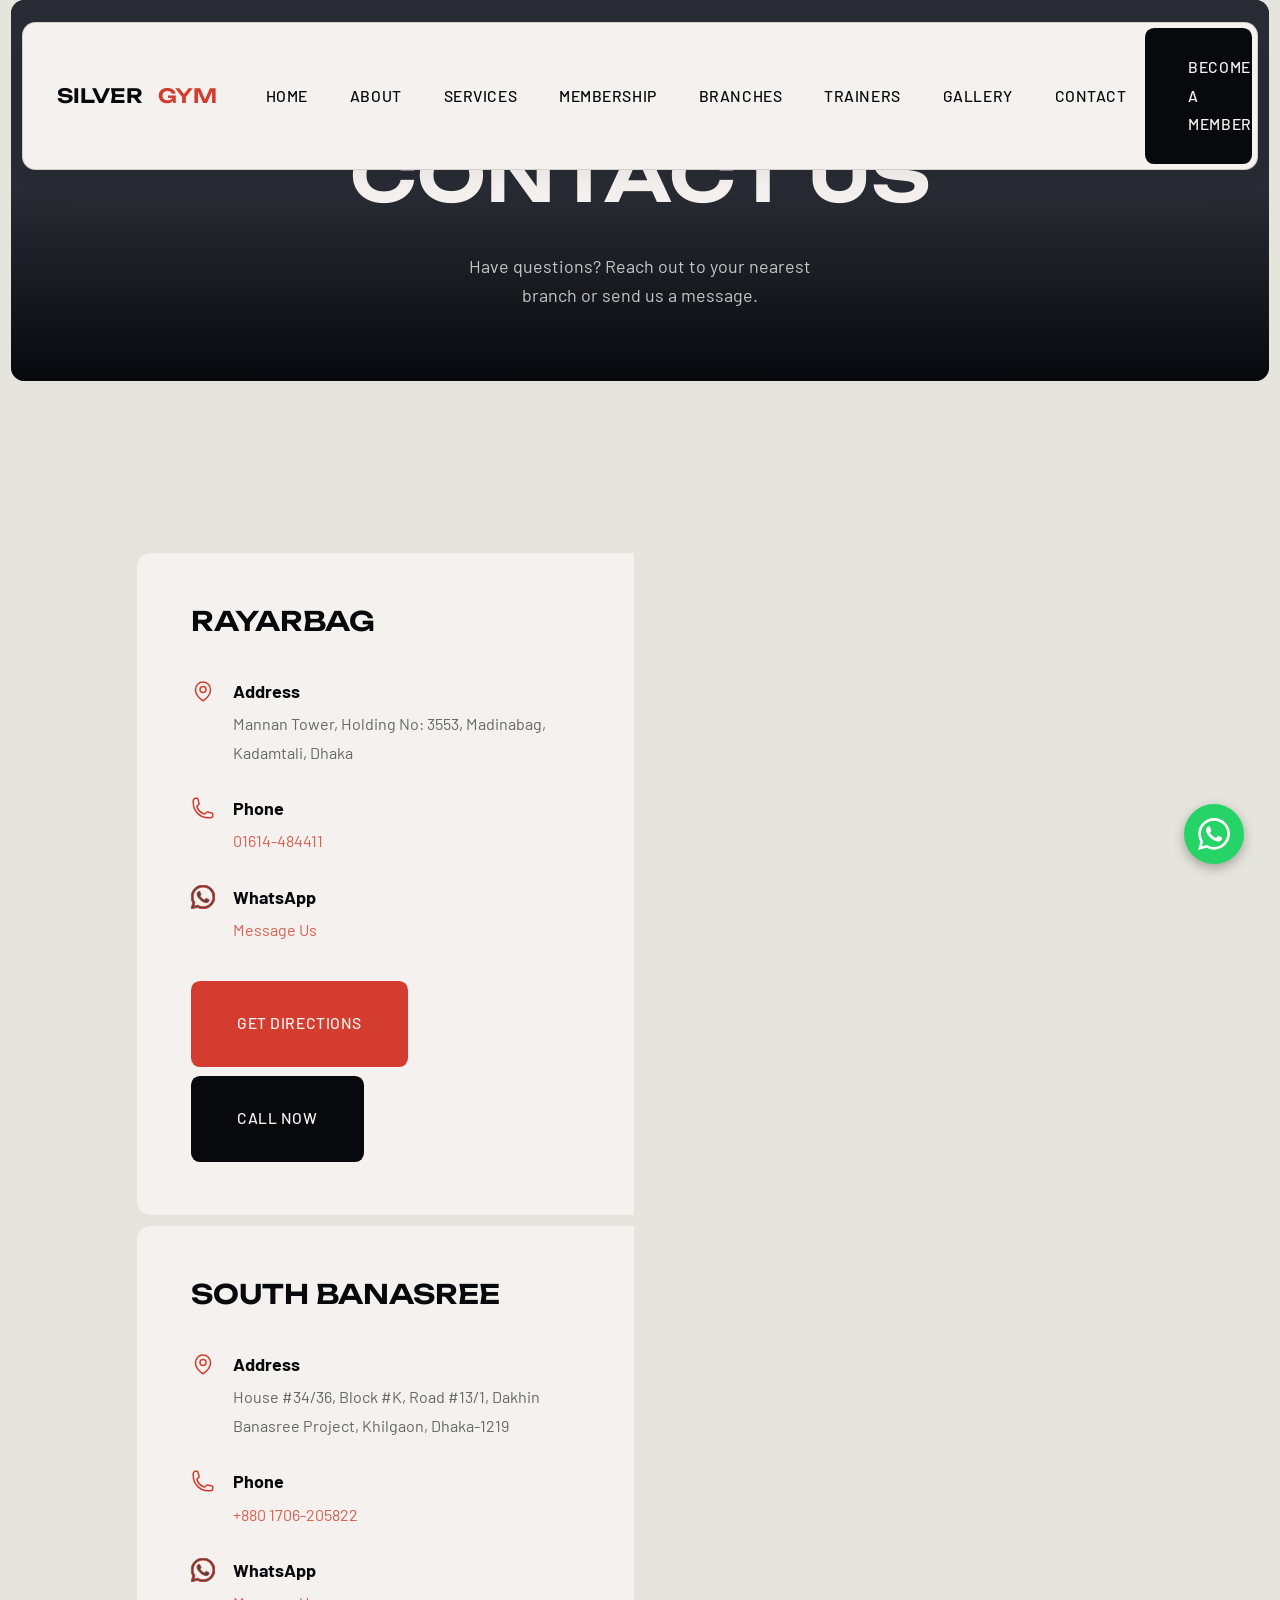
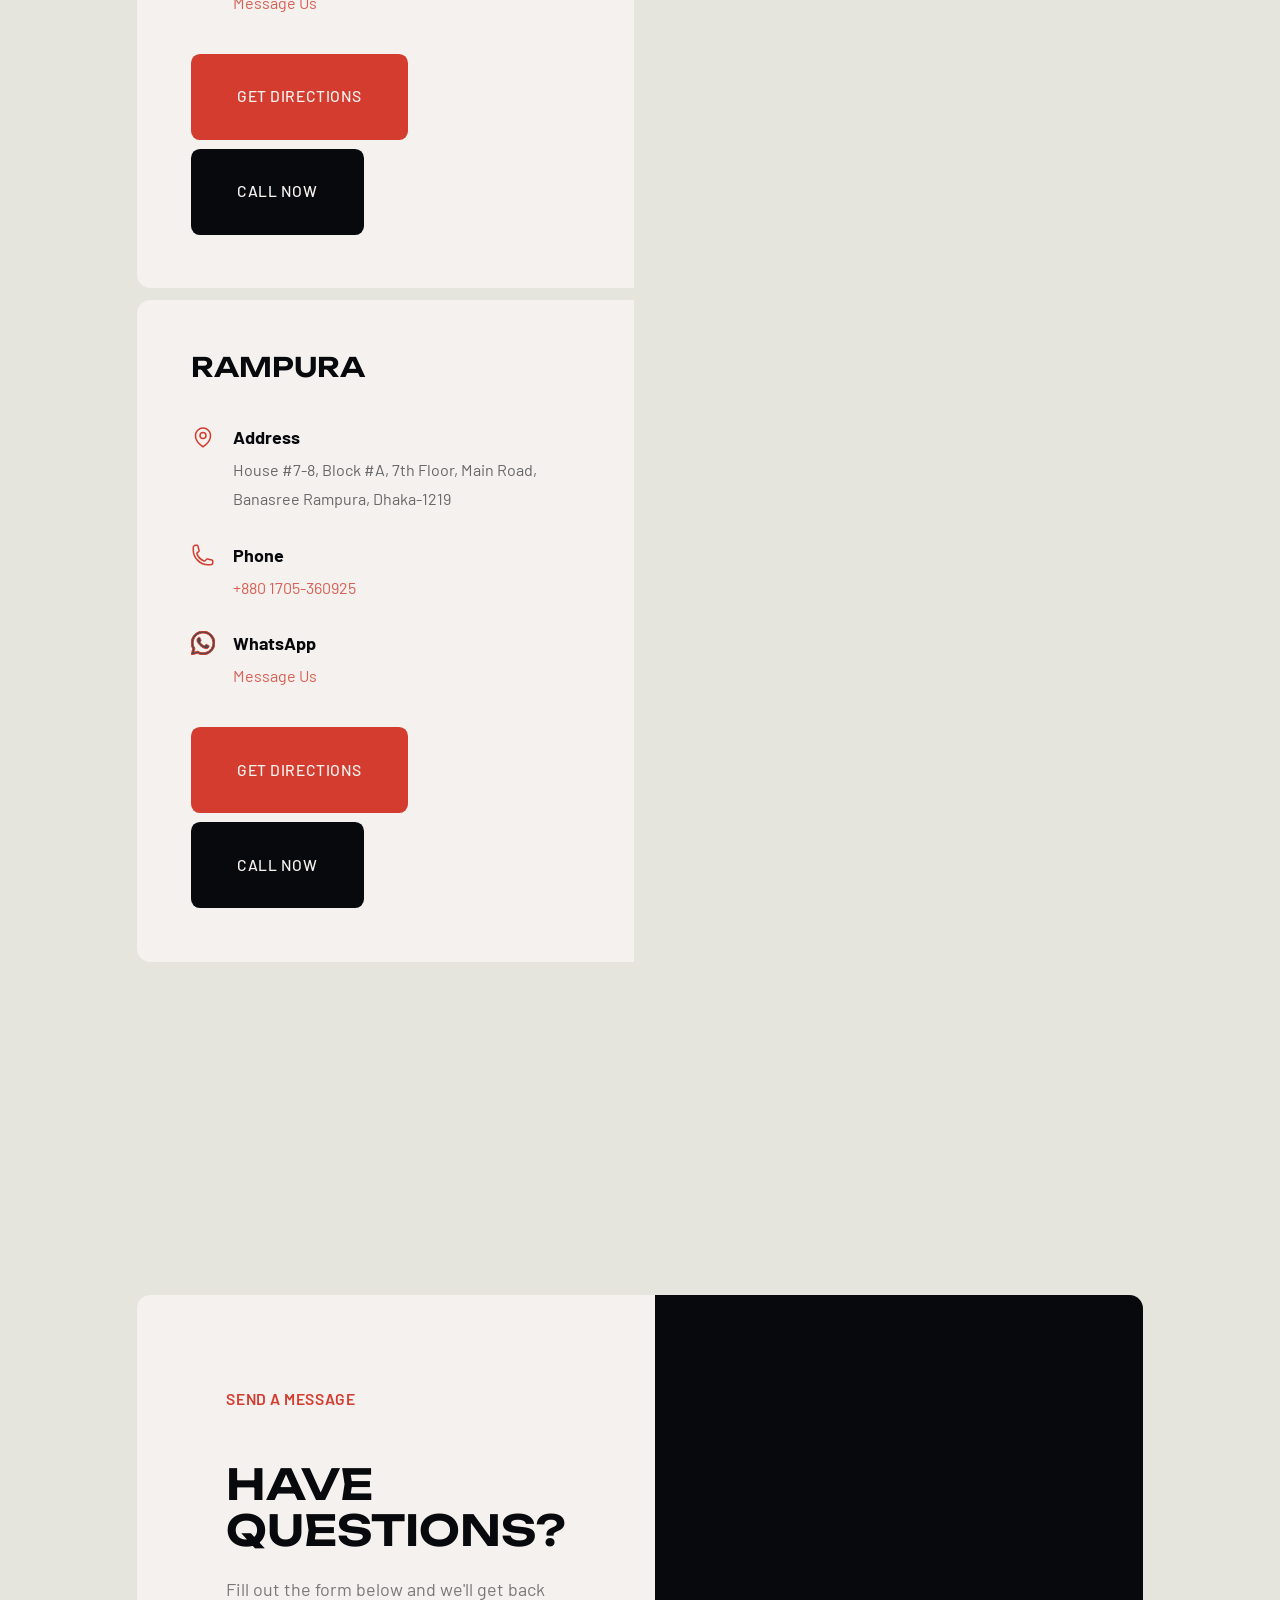
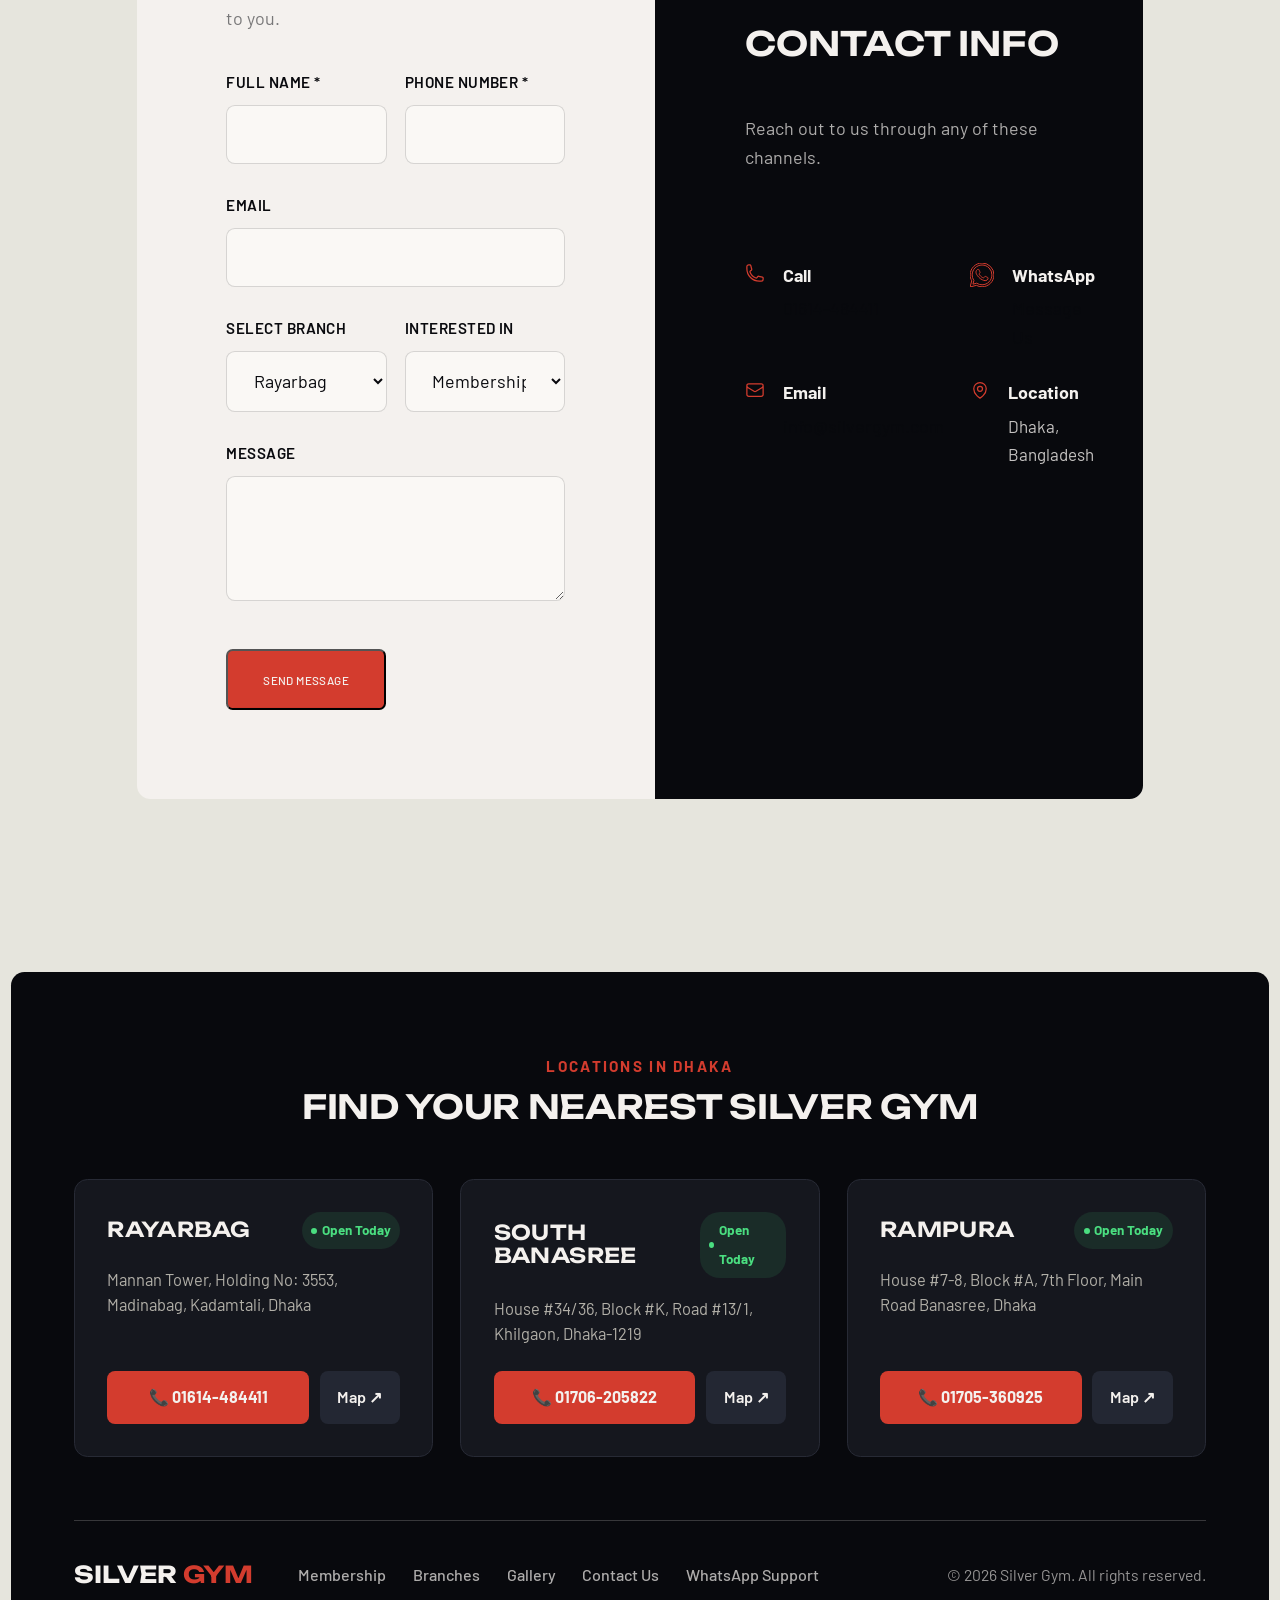
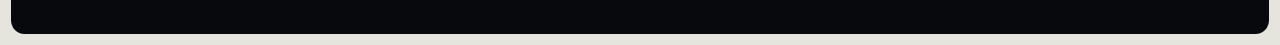
<file: contact.html>
<!DOCTYPE html>
<html lang="en">
<head>
  <meta charset="UTF-8">
  <meta name="viewport" content="width=device-width, initial-scale=1.0">
  <title>Contact Us — Silver Gym</title>
  <link rel="preconnect" href="https://fonts.googleapis.com">
  <link href="https://fonts.googleapis.com/css2?family=Barlow:wght@400;500;600;700&family=Unbounded:wght@400;500;600;700&display=swap" rel="stylesheet">
  <link rel="stylesheet" href="css/style.css?v=2">
</head>
<body>

  <!-- Navbar -->
  <nav class="navbar">
    <div class="nav-block">
      <a href="index.html" class="nav-logo">SILVER <span>GYM</span></a>

      <div class="nav-links">
        <a href="index.html" class="nav-link">Home</a>
        <a href="index.html#about" class="nav-link">About</a>
        <a href="index.html#services" class="nav-link">Services</a>
        <a href="index.html#membership" class="nav-link">Membership</a>
        <a href="branches.html" class="nav-link">Branches</a>
        <a href="index.html#trainers" class="nav-link">Trainers</a>
        <a href="gallery.html" class="nav-link">Gallery</a>
        <a href="contact.html" class="nav-link active">Contact</a>
      </div>

      <a href="index.html#membership" class="link-button-nav nav-cta-desktop">
        <span class="button-text">Become a Member</span>
        <span class="button-hover"></span>
      </a>

      <button class="mobile-menu-btn" aria-label="Menu">
        <span></span>
        <span></span>
        <span></span>
      </button>
    </div>
  </nav>

  <!-- Mobile Navigation -->
  <div class="mobile-nav">
    <a href="index.html">Home</a>
    <a href="index.html#about">About</a>
    <a href="index.html#services">Services</a>
    <a href="index.html#membership">Membership</a>
    <a href="branches.html">Branches</a>
    <a href="index.html#trainers">Trainers</a>
    <a href="gallery.html">Gallery</a>
    <a href="contact.html">Contact</a>
    <div class="mobile-nav-buttons">
      <a href="tel:01614484411" class="link-button red">
        <span class="button-text">Call Now</span>
        <span class="button-hover"></span>
      </a>
      <a href="index.html#membership" class="link-button">
        <span class="button-text">Join Now</span>
        <span class="button-hover"></span>
      </a>
    </div>
  </div>

  <!-- Page Hero -->
  <section class="section-page-hero section">
    <div class="page-hero">
      <div class="page-hero-bg" style="background-image: url('https://images.unsplash.com/photo-1571902943202-507ec2618e8f?w=1920&q=80');"></div>
      <div class="page-hero-overlay"></div>
      <div class="page-hero-content">
        <span class="subheading" style="color: var(--accent);">Get in Touch</span>
        <h1>CONTACT US</h1>
        <p>Have questions? Reach out to your nearest branch or send us a message.</p>
      </div>
    </div>
  </section>

  <!-- ========================================
       CONTACT — ALL BRANCHES
       ======================================== -->
  <section class="section-contact-branches section">
    <div class="section-inner">

      <!-- RAYARBAG -->
      <div class="contact-branch-block animate-in">
        <div class="contact-branch-card">
          <h3>Rayarbag</h3>
          <div class="contact-branch-info">
            <div class="contact-branch-item">
              <svg xmlns="http://www.w3.org/2000/svg" fill="none" viewBox="0 0 24 24" stroke-width="1.5" stroke="currentColor"><path stroke-linecap="round" stroke-linejoin="round" d="M15 10.5a3 3 0 11-6 0 3 3 0 016 0z"/><path stroke-linecap="round" stroke-linejoin="round" d="M19.5 10.5c0 7.142-7.5 11.25-7.5 11.25S4.5 17.642 4.5 10.5a7.5 7.5 0 1115 0z"/></svg>
              <div>
                <strong>Address</strong>
                <p>Mannan Tower, Holding No: 3553, Madinabag, Kadamtali, Dhaka</p>
              </div>
            </div>
            <div class="contact-branch-item">
              <svg xmlns="http://www.w3.org/2000/svg" fill="none" viewBox="0 0 24 24" stroke-width="1.5" stroke="currentColor"><path stroke-linecap="round" stroke-linejoin="round" d="M2.25 6.75c0 8.284 6.716 15 15 15h2.25a2.25 2.25 0 002.25-2.25v-1.372c0-.516-.351-.966-.852-1.091l-4.423-1.106c-.44-.11-.902.055-1.173.417l-.97 1.293c-.282.376-.769.542-1.21.38a12.035 12.035 0 01-7.143-7.143c-.162-.441.004-.928.38-1.21l1.293-.97c.363-.271.527-.734.417-1.173L6.963 3.102a1.125 1.125 0 00-1.091-.852H4.5A2.25 2.25 0 002.25 4.5v2.25z"/></svg>
              <div>
                <strong>Phone</strong>
                <p><a href="tel:01614484411">01614-484411</a></p>
              </div>
            </div>
            <div class="contact-branch-item">
              <svg xmlns="http://www.w3.org/2000/svg" viewBox="0 0 24 24" fill="currentColor" style="width: 24px; height: 24px;"><path d="M17.472 14.382c-.297-.149-1.758-.867-2.03-.967-.273-.099-.471-.148-.67.15-.197.297-.767.966-.94 1.164-.173.199-.347.223-.644.075-.297-.15-1.255-.463-2.39-1.475-.883-.788-1.48-1.761-1.653-2.059-.173-.297-.018-.458.13-.606.134-.133.298-.347.446-.52.149-.174.198-.298.298-.497.099-.198.05-.371-.025-.52-.075-.149-.669-1.612-.916-2.207-.242-.579-.487-.5-.669-.51-.173-.008-.371-.01-.57-.01-.198 0-.52.074-.792.372-.272.297-1.04 1.016-1.04 2.479 0 1.462 1.065 2.875 1.213 3.074.149.198 2.096 3.2 5.077 4.487.709.306 1.262.489 1.694.625.712.227 1.36.195 1.871.118.571-.085 1.758-.719 2.006-1.413.248-.694.248-1.289.173-1.413-.074-.124-.272-.198-.57-.347m-5.421 7.403h-.004a9.87 9.87 0 01-5.031-1.378l-.361-.214-3.741.982.998-3.648-.235-.374a9.86 9.86 0 01-1.51-5.26c.001-5.45 4.436-9.884 9.888-9.884 2.64 0 5.122 1.03 6.988 2.898a9.825 9.825 0 012.893 6.994c-.003 5.45-4.437 9.884-9.885 9.884m8.413-18.297A11.815 11.815 0 0012.05 0C5.495 0 .16 5.335.157 11.892c0 2.096.547 4.142 1.588 5.945L.057 24l6.305-1.654a11.882 11.882 0 005.683 1.448h.005c6.554 0 11.89-5.335 11.893-11.893a11.821 11.821 0 00-3.48-8.413z"/></svg>
              <div>
                <strong>WhatsApp</strong>
                <p><a href="https://wa.me/8801614484411" target="_blank">Message Us</a></p>
              </div>
            </div>
          </div>
          <div class="contact-branch-buttons">
            <a href="https://maps.google.com/?q=Mannan+Tower+Holding+No+3553+Madinabag+Kadamtali+Dhaka" target="_blank" class="link-button red">
              <span class="button-text">Get Directions</span>
              <span class="button-hover"></span>
            </a>
            <a href="tel:01614484411" class="link-button">
              <span class="button-text">Call Now</span>
              <span class="button-hover"></span>
            </a>
          </div>
        </div>
        <div class="contact-branch-map">
          <iframe src="https://www.google.com/maps/embed?pb=!1m18!1m12!1m3!1d3652.5!2d90.4!3d23.7!2m3!1f0!2f0!3f0!3m2!1i1024!2i768!4f13.1!3m3!1m2!1s0x0%3A0x0!2zMjPCsDQyJzAwLjAiTiA5MMKwMjQnMDAuMCJF!5e0!3m2!1sen!2sbd!4v1234567890" width="100%" height="100%" style="border:0; border-radius: var(--corner-12);" allowfullscreen="" loading="lazy" referrerpolicy="no-referrer-when-downgrade"></iframe>
        </div>
      </div>

      <!-- SOUTH BANASREE -->
      <div class="contact-branch-block animate-in">
        <div class="contact-branch-card">
          <h3>South Banasree</h3>
          <div class="contact-branch-info">
            <div class="contact-branch-item">
              <svg xmlns="http://www.w3.org/2000/svg" fill="none" viewBox="0 0 24 24" stroke-width="1.5" stroke="currentColor"><path stroke-linecap="round" stroke-linejoin="round" d="M15 10.5a3 3 0 11-6 0 3 3 0 016 0z"/><path stroke-linecap="round" stroke-linejoin="round" d="M19.5 10.5c0 7.142-7.5 11.25-7.5 11.25S4.5 17.642 4.5 10.5a7.5 7.5 0 1115 0z"/></svg>
              <div>
                <strong>Address</strong>
                <p>House #34/36, Block #K, Road #13/1, Dakhin Banasree Project, Khilgaon, Dhaka-1219</p>
              </div>
            </div>
            <div class="contact-branch-item">
              <svg xmlns="http://www.w3.org/2000/svg" fill="none" viewBox="0 0 24 24" stroke-width="1.5" stroke="currentColor"><path stroke-linecap="round" stroke-linejoin="round" d="M2.25 6.75c0 8.284 6.716 15 15 15h2.25a2.25 2.25 0 002.25-2.25v-1.372c0-.516-.351-.966-.852-1.091l-4.423-1.106c-.44-.11-.902.055-1.173.417l-.97 1.293c-.282.376-.769.542-1.21.38a12.035 12.035 0 01-7.143-7.143c-.162-.441.004-.928.38-1.21l1.293-.97c.363-.271.527-.734.417-1.173L6.963 3.102a1.125 1.125 0 00-1.091-.852H4.5A2.25 2.25 0 002.25 4.5v2.25z"/></svg>
              <div>
                <strong>Phone</strong>
                <p><a href="tel:+8801706205822">+880 1706-205822</a></p>
              </div>
            </div>
            <div class="contact-branch-item">
              <svg xmlns="http://www.w3.org/2000/svg" viewBox="0 0 24 24" fill="currentColor" style="width: 24px; height: 24px;"><path d="M17.472 14.382c-.297-.149-1.758-.867-2.03-.967-.273-.099-.471-.148-.67.15-.197.297-.767.966-.94 1.164-.173.199-.347.223-.644.075-.297-.15-1.255-.463-2.39-1.475-.883-.788-1.48-1.761-1.653-2.059-.173-.297-.018-.458.13-.606.134-.133.298-.347.446-.52.149-.174.198-.298.298-.497.099-.198.05-.371-.025-.52-.075-.149-.669-1.612-.916-2.207-.242-.579-.487-.5-.669-.51-.173-.008-.371-.01-.57-.01-.198 0-.52.074-.792.372-.272.297-1.04 1.016-1.04 2.479 0 1.462 1.065 2.875 1.213 3.074.149.198 2.096 3.2 5.077 4.487.709.306 1.262.489 1.694.625.712.227 1.36.195 1.871.118.571-.085 1.758-.719 2.006-1.413.248-.694.248-1.289.173-1.413-.074-.124-.272-.198-.57-.347m-5.421 7.403h-.004a9.87 9.87 0 01-5.031-1.378l-.361-.214-3.741.982.998-3.648-.235-.374a9.86 9.86 0 01-1.51-5.26c.001-5.45 4.436-9.884 9.888-9.884 2.64 0 5.122 1.03 6.988 2.898a9.825 9.825 0 012.893 6.994c-.003 5.45-4.437 9.884-9.885 9.884m8.413-18.297A11.815 11.815 0 0012.05 0C5.495 0 .16 5.335.157 11.892c0 2.096.547 4.142 1.588 5.945L.057 24l6.305-1.654a11.882 11.882 0 005.683 1.448h.005c6.554 0 11.89-5.335 11.893-11.893a11.821 11.821 0 00-3.48-8.413z"/></svg>
              <div>
                <strong>WhatsApp</strong>
                <p><a href="https://wa.me/8801706205822" target="_blank">Message Us</a></p>
              </div>
            </div>
          </div>
          <div class="contact-branch-buttons">
            <a href="https://maps.google.com/?q=House+34+36+Block+K+Road+13+1+Dakhin+Banasree+Khilgaon+Dhaka+1219" target="_blank" class="link-button red">
              <span class="button-text">Get Directions</span>
              <span class="button-hover"></span>
            </a>
            <a href="tel:+8801706205822" class="link-button">
              <span class="button-text">Call Now</span>
              <span class="button-hover"></span>
            </a>
          </div>
        </div>
        <div class="contact-branch-map">
          <iframe src="https://www.google.com/maps/embed?pb=!1m18!1m12!1m3!1d3652.5!2d90.4!3d23.7!2m3!1f0!2f0!3f0!3m2!1i1024!2i768!4f13.1!3m3!1m2!1s0x0%3A0x0!2zMjPCsDQyJzAwLjAiTiA5MMKwMjQnMDAuMCJF!5e0!3m2!1sen!2sbd!4v1234567890" width="100%" height="100%" style="border:0; border-radius: var(--corner-12);" allowfullscreen="" loading="lazy" referrerpolicy="no-referrer-when-downgrade"></iframe>
        </div>
      </div>

      <!-- RAMPURA -->
      <div class="contact-branch-block animate-in">
        <div class="contact-branch-card">
          <h3>Rampura</h3>
          <div class="contact-branch-info">
            <div class="contact-branch-item">
              <svg xmlns="http://www.w3.org/2000/svg" fill="none" viewBox="0 0 24 24" stroke-width="1.5" stroke="currentColor"><path stroke-linecap="round" stroke-linejoin="round" d="M15 10.5a3 3 0 11-6 0 3 3 0 016 0z"/><path stroke-linecap="round" stroke-linejoin="round" d="M19.5 10.5c0 7.142-7.5 11.25-7.5 11.25S4.5 17.642 4.5 10.5a7.5 7.5 0 1115 0z"/></svg>
              <div>
                <strong>Address</strong>
                <p>House #7-8, Block #A, 7th Floor, Main Road, Banasree Rampura, Dhaka-1219</p>
              </div>
            </div>
            <div class="contact-branch-item">
              <svg xmlns="http://www.w3.org/2000/svg" fill="none" viewBox="0 0 24 24" stroke-width="1.5" stroke="currentColor"><path stroke-linecap="round" stroke-linejoin="round" d="M2.25 6.75c0 8.284 6.716 15 15 15h2.25a2.25 2.25 0 002.25-2.25v-1.372c0-.516-.351-.966-.852-1.091l-4.423-1.106c-.44-.11-.902.055-1.173.417l-.97 1.293c-.282.376-.769.542-1.21.38a12.035 12.035 0 01-7.143-7.143c-.162-.441.004-.928.38-1.21l1.293-.97c.363-.271.527-.734.417-1.173L6.963 3.102a1.125 1.125 0 00-1.091-.852H4.5A2.25 2.25 0 002.25 4.5v2.25z"/></svg>
              <div>
                <strong>Phone</strong>
                <p><a href="tel:+8801705360925">+880 1705-360925</a></p>
              </div>
            </div>
            <div class="contact-branch-item">
              <svg xmlns="http://www.w3.org/2000/svg" viewBox="0 0 24 24" fill="currentColor" style="width: 24px; height: 24px;"><path d="M17.472 14.382c-.297-.149-1.758-.867-2.03-.967-.273-.099-.471-.148-.67.15-.197.297-.767.966-.94 1.164-.173.199-.347.223-.644.075-.297-.15-1.255-.463-2.39-1.475-.883-.788-1.48-1.761-1.653-2.059-.173-.297-.018-.458.13-.606.134-.133.298-.347.446-.52.149-.174.198-.298.298-.497.099-.198.05-.371-.025-.52-.075-.149-.669-1.612-.916-2.207-.242-.579-.487-.5-.669-.51-.173-.008-.371-.01-.57-.01-.198 0-.52.074-.792.372-.272.297-1.04 1.016-1.04 2.479 0 1.462 1.065 2.875 1.213 3.074.149.198 2.096 3.2 5.077 4.487.709.306 1.262.489 1.694.625.712.227 1.36.195 1.871.118.571-.085 1.758-.719 2.006-1.413.248-.694.248-1.289.173-1.413-.074-.124-.272-.198-.57-.347m-5.421 7.403h-.004a9.87 9.87 0 01-5.031-1.378l-.361-.214-3.741.982.998-3.648-.235-.374a9.86 9.86 0 01-1.51-5.26c.001-5.45 4.436-9.884 9.888-9.884 2.64 0 5.122 1.03 6.988 2.898a9.825 9.825 0 012.893 6.994c-.003 5.45-4.437 9.884-9.885 9.884m8.413-18.297A11.815 11.815 0 0012.05 0C5.495 0 .16 5.335.157 11.892c0 2.096.547 4.142 1.588 5.945L.057 24l6.305-1.654a11.882 11.882 0 005.683 1.448h.005c6.554 0 11.89-5.335 11.893-11.893a11.821 11.821 0 00-3.48-8.413z"/></svg>
              <div>
                <strong>WhatsApp</strong>
                <p><a href="https://wa.me/8801705360925" target="_blank">Message Us</a></p>
              </div>
            </div>
          </div>
          <div class="contact-branch-buttons">
            <a href="https://maps.google.com/?q=House+7+8+Block+A+Main+Road+Banasree+Rampura+Dhaka+1219" target="_blank" class="link-button red">
              <span class="button-text">Get Directions</span>
              <span class="button-hover"></span>
            </a>
            <a href="tel:+8801705360925" class="link-button">
              <span class="button-text">Call Now</span>
              <span class="button-hover"></span>
            </a>
          </div>
        </div>
        <div class="contact-branch-map">
          <iframe src="https://www.google.com/maps/embed?pb=!1m18!1m12!1m3!1d3652.5!2d90.4!3d23.7!2m3!1f0!2f0!3f0!3m2!1i1024!2i768!4f13.1!3m3!1m2!1s0x0%3A0x0!2zMjPCsDQyJzAwLjAiTiA5MMKwMjQnMDAuMCJF!5e0!3m2!1sen!2sbd!4v1234567890" width="100%" height="100%" style="border:0; border-radius: var(--corner-12);" allowfullscreen="" loading="lazy" referrerpolicy="no-referrer-when-downgrade"></iframe>
        </div>
      </div>

    </div>
  </section>

  <!-- ========================================
       GENERAL CONTACT FORM
       ======================================== -->
  <section class="section-contact section">
    <div class="section-inner">
      <div class="contact-block animate-in">
        <div class="contact-content">
          <div class="contact-form">
            <span class="subheading">Send a Message</span>
            <h3 style="margin-top: .5em;">HAVE QUESTIONS?</h3>
            <p style="margin-top: .5em; opacity: .7;">Fill out the form below and we'll get back to you.</p>

            <form id="contactForm" style="margin-top: 2em;">
              <div class="form-row">
                <div class="form-group">
                  <label for="name">Full Name *</label>
                  <input type="text" id="name" name="name" required>
                </div>
                <div class="form-group">
                  <label for="phone">Phone Number *</label>
                  <input type="tel" id="phone" name="phone" required>
                </div>
              </div>

              <div class="form-group">
                <label for="email">Email</label>
                <input type="text" id="email" name="email">
              </div>

              <div class="form-row">
                <div class="form-group">
                  <label for="branch">Select Branch</label>
                  <select id="branch" name="branch">
                    <option value="rayarbag">Rayarbag</option>
                    <option value="south-banasree">South Banasree</option>
                    <option value="rampura">Rampura</option>
                  </select>
                </div>
                <div class="form-group">
                  <label for="interest">Interested In</label>
                  <select id="interest" name="interest">
                    <option value="membership">Membership</option>
                    <option value="personal-training">Personal Training</option>
                    <option value="general">General Inquiry</option>
                    <option value="other">Other</option>
                  </select>
                </div>
              </div>

              <div class="form-group">
                <label for="message">Message</label>
                <textarea id="message" name="message" rows="4"></textarea>
              </div>

              <button type="submit" class="link-button red" style="margin-top: 1em;">
                <span class="button-text">Send Message</span>
                <span class="button-hover"></span>
              </button>
            </form>
          </div>

          <div class="contact-info">
            <h4>Contact Info</h4>
            <p style="margin-top: 1em; opacity: .7;">Reach out to us through any of these channels.</p>

            <div class="contact-info-grid" style="margin-top: 2em;">
              <div class="contact-info-item">
                <svg xmlns="http://www.w3.org/2000/svg" fill="none" viewBox="0 0 24 24" stroke-width="1.5" stroke="currentColor"><path stroke-linecap="round" stroke-linejoin="round" d="M2.25 6.75c0 8.284 6.716 15 15 15h2.25a2.25 2.25 0 002.25-2.25v-1.372c0-.516-.351-.966-.852-1.091l-4.423-1.106c-.44-.11-.902.055-1.173.417l-.97 1.293c-.282.376-.769.542-1.21.38a12.035 12.035 0 01-7.143-7.143c-.162-.441.004-.928.38-1.21l1.293-.97c.363-.271.527-.734.417-1.173L6.963 3.102a1.125 1.125 0 00-1.091-.852H4.5A2.25 2.25 0 002.25 4.5v2.25z"/></svg>
                <div>
                  <strong>Call</strong>
                  <a href="tel:01614484411">01614-484411</a>
                </div>
              </div>

              <div class="contact-info-item">
                <svg xmlns="http://www.w3.org/2000/svg" viewBox="0 0 24 24" fill="currentColor" style="width: 24px; height: 24px;"><path d="M17.472 14.382c-.297-.149-1.758-.867-2.03-.967-.273-.099-.471-.148-.67.15-.197.297-.767.966-.94 1.164-.173.199-.347.223-.644.075-.297-.15-1.255-.463-2.39-1.475-.883-.788-1.48-1.761-1.653-2.059-.173-.297-.018-.458.13-.606.134-.133.298-.347.446-.52.149-.174.198-.298.298-.497.099-.198.05-.371-.025-.52-.075-.149-.669-1.612-.916-2.207-.242-.579-.487-.5-.669-.51-.173-.008-.371-.01-.57-.01-.198 0-.52.074-.792.372-.272.297-1.04 1.016-1.04 2.479 0 1.462 1.065 2.875 1.213 3.074.149.198 2.096 3.2 5.077 4.487.709.306 1.262.489 1.694.625.712.227 1.36.195 1.871.118.571-.085 1.758-.719 2.006-1.413.248-.694.248-1.289.173-1.413-.074-.124-.272-.198-.57-.347m-5.421 7.403h-.004a9.87 9.87 0 01-5.031-1.378l-.361-.214-3.741.982.998-3.648-.235-.374a9.86 9.86 0 01-1.51-5.26c.001-5.45 4.436-9.884 9.888-9.884 2.64 0 5.122 1.03 6.988 2.898a9.825 9.825 0 012.893 6.994c-.003 5.45-4.437 9.884-9.885 9.884m8.413-18.297A11.815 11.815 0 0012.05 0C5.495 0 .16 5.335.157 11.892c0 2.096.547 4.142 1.588 5.945L.057 24l6.305-1.654a11.882 11.882 0 005.683 1.448h.005c6.554 0 11.89-5.335 11.893-11.893a11.821 11.821 0 00-3.48-8.413z"/></svg>
                <div>
                  <strong>WhatsApp</strong>
                  <a href="https://wa.me/8801614484411" target="_blank">Message Us</a>
                </div>
              </div>

              <div class="contact-info-item">
                <svg xmlns="http://www.w3.org/2000/svg" fill="none" viewBox="0 0 24 24" stroke-width="1.5" stroke="currentColor"><path stroke-linecap="round" stroke-linejoin="round" d="M21.75 6.75v10.5a2.25 2.25 0 01-2.25 2.25h-15a2.25 2.25 0 01-2.25-2.25V6.75m19.5 0A2.25 2.25 0 0019.5 4.5h-15a2.25 2.25 0 00-2.25 2.25m19.5 0v.243a2.25 2.25 0 01-1.07 1.916l-7.5 4.615a2.25 2.25 0 01-2.36 0L3.32 8.91a2.25 2.25 0 01-1.07-1.916V6.75"/></svg>
                <div>
                  <strong>Email</strong>
                  <a href="mailto:info@silvergym.com">info@silvergym.com</a>
                </div>
              </div>

              <div class="contact-info-item">
                <svg xmlns="http://www.w3.org/2000/svg" fill="none" viewBox="0 0 24 24" stroke-width="1.5" stroke="currentColor"><path stroke-linecap="round" stroke-linejoin="round" d="M15 10.5a3 3 0 11-6 0 3 3 0 016 0z"/><path stroke-linecap="round" stroke-linejoin="round" d="M19.5 10.5c0 7.142-7.5 11.25-7.5 11.25S4.5 17.642 4.5 10.5a7.5 7.5 0 1115 0z"/></svg>
                <div>
                  <strong>Location</strong>
                  <span>Dhaka, Bangladesh</span>
                </div>
              </div>
            </div>
          </div>
        </div>
      </div>
    </div>
  </section>

  <!-- ========================================
       FOOTER (OPTION C — MULTI-BRANCH CARDS)
       ======================================== -->
  <footer class="section-footer section">
    <div class="footer-branch-cards">

      <div class="footer-cards-header">
        <span class="subheading">Locations in Dhaka</span>
        <h3>FIND YOUR NEAREST SILVER GYM</h3>
      </div>

      <!-- 3 Branch Cards -->
      <div class="footer-cards-grid">
        <!-- Rayarbag -->
        <div class="footer-card">
          <div>
            <div class="footer-card-top">
              <h4>RAYARBAG</h4>
              <span class="footer-card-status"><span class="dot"></span> Open Today</span>
            </div>
            <div class="footer-card-addr">
              Mannan Tower, Holding No: 3553, Madinabag, Kadamtali, Dhaka
            </div>
          </div>
          <div class="footer-card-actions">
            <a href="tel:01614484411" class="footer-btn-call">📞 01614-484411</a>
            <a href="https://maps.google.com/?q=Mannan+Tower+Holding+No+3553+Madinabag+Kadamtali+Dhaka" target="_blank" class="footer-btn-map">Map ↗</a>
          </div>
        </div>

        <!-- South Banasree -->
        <div class="footer-card">
          <div>
            <div class="footer-card-top">
              <h4>SOUTH BANASREE</h4>
              <span class="footer-card-status"><span class="dot"></span> Open Today</span>
            </div>
            <div class="footer-card-addr">
              House #34/36, Block #K, Road #13/1, Khilgaon, Dhaka-1219
            </div>
          </div>
          <div class="footer-card-actions">
            <a href="tel:+8801706205822" class="footer-btn-call">📞 01706-205822</a>
            <a href="https://maps.google.com/?q=House+34+36+Block+K+Road+13+1+Dakhin+Banasree+Khilgaon+Dhaka+1219" target="_blank" class="footer-btn-map">Map ↗</a>
          </div>
        </div>

        <!-- Rampura -->
        <div class="footer-card">
          <div>
            <div class="footer-card-top">
              <h4>RAMPURA</h4>
              <span class="footer-card-status"><span class="dot"></span> Open Today</span>
            </div>
            <div class="footer-card-addr">
              House #7-8, Block #A, 7th Floor, Main Road Banasree, Dhaka
            </div>
          </div>
          <div class="footer-card-actions">
            <a href="tel:+8801705360925" class="footer-btn-call">📞 01705-360925</a>
            <a href="https://maps.google.com/?q=House+7+8+Block+A+Main+Road+Banasree+Rampura+Dhaka+1219" target="_blank" class="footer-btn-map">Map ↗</a>
          </div>
        </div>
      </div>

      <!-- Secondary Bottom Strip -->
      <div class="footer-strip">
        <div class="footer-strip-left">
          <span class="footer-strip-logo">SILVER <span class="accent-text">GYM</span></span>
          <div class="footer-strip-links">
            <a href="index.html#membership">Membership</a>
            <a href="branches.html">Branches</a>
            <a href="gallery.html">Gallery</a>
            <a href="contact.html">Contact Us</a>
            <a href="https://wa.me/8801614484411" target="_blank">WhatsApp Support</a>
          </div>
        </div>
        <div class="footer-strip-copy">
          &copy; 2026 Silver Gym. All rights reserved.
        </div>
      </div>

    </div>
  </footer>

  <!-- Floating WhatsApp -->
  <a href="https://wa.me/8801614484411" class="whatsapp-float" target="_blank" aria-label="WhatsApp">
    <svg xmlns="http://www.w3.org/2000/svg" viewBox="0 0 24 24"><path d="M17.472 14.382c-.297-.149-1.758-.867-2.03-.967-.273-.099-.471-.148-.67.15-.197.297-.767.966-.94 1.164-.173.199-.347.223-.644.075-.297-.15-1.255-.463-2.39-1.475-.883-.788-1.48-1.761-1.653-2.059-.173-.297-.018-.458.13-.606.134-.133.298-.347.446-.52.149-.174.198-.298.298-.497.099-.198.05-.371-.025-.52-.075-.149-.669-1.612-.916-2.207-.242-.579-.487-.5-.669-.51-.173-.008-.371-.01-.57-.01-.198 0-.52.074-.792.372-.272.297-1.04 1.016-1.04 2.479 0 1.462 1.065 2.875 1.213 3.074.149.198 2.096 3.2 5.077 4.487.709.306 1.262.489 1.694.625.712.227 1.36.195 1.871.118.571-.085 1.758-.719 2.006-1.413.248-.694.248-1.289.173-1.413-.074-.124-.272-.198-.57-.347m-5.421 7.403h-.004a9.87 9.87 0 01-5.031-1.378l-.361-.214-3.741.982.998-3.648-.235-.374a9.86 9.86 0 01-1.51-5.26c.001-5.45 4.436-9.884 9.888-9.884 2.64 0 5.122 1.03 6.988 2.898a9.825 9.825 0 012.893 6.994c-.003 5.45-4.437 9.884-9.885 9.884m8.413-18.297A11.815 11.815 0 0012.05 0C5.495 0 .16 5.335.157 11.892c0 2.096.547 4.142 1.588 5.945L.057 24l6.305-1.654a11.882 11.882 0 005.683 1.448h.005c6.554 0 11.89-5.335 11.893-11.893a11.821 11.821 0 00-3.48-8.413z"/></svg>
  </a>

  <!-- JavaScript -->
  <script src="js/main.js"></script>

</body>
</html>
</file>
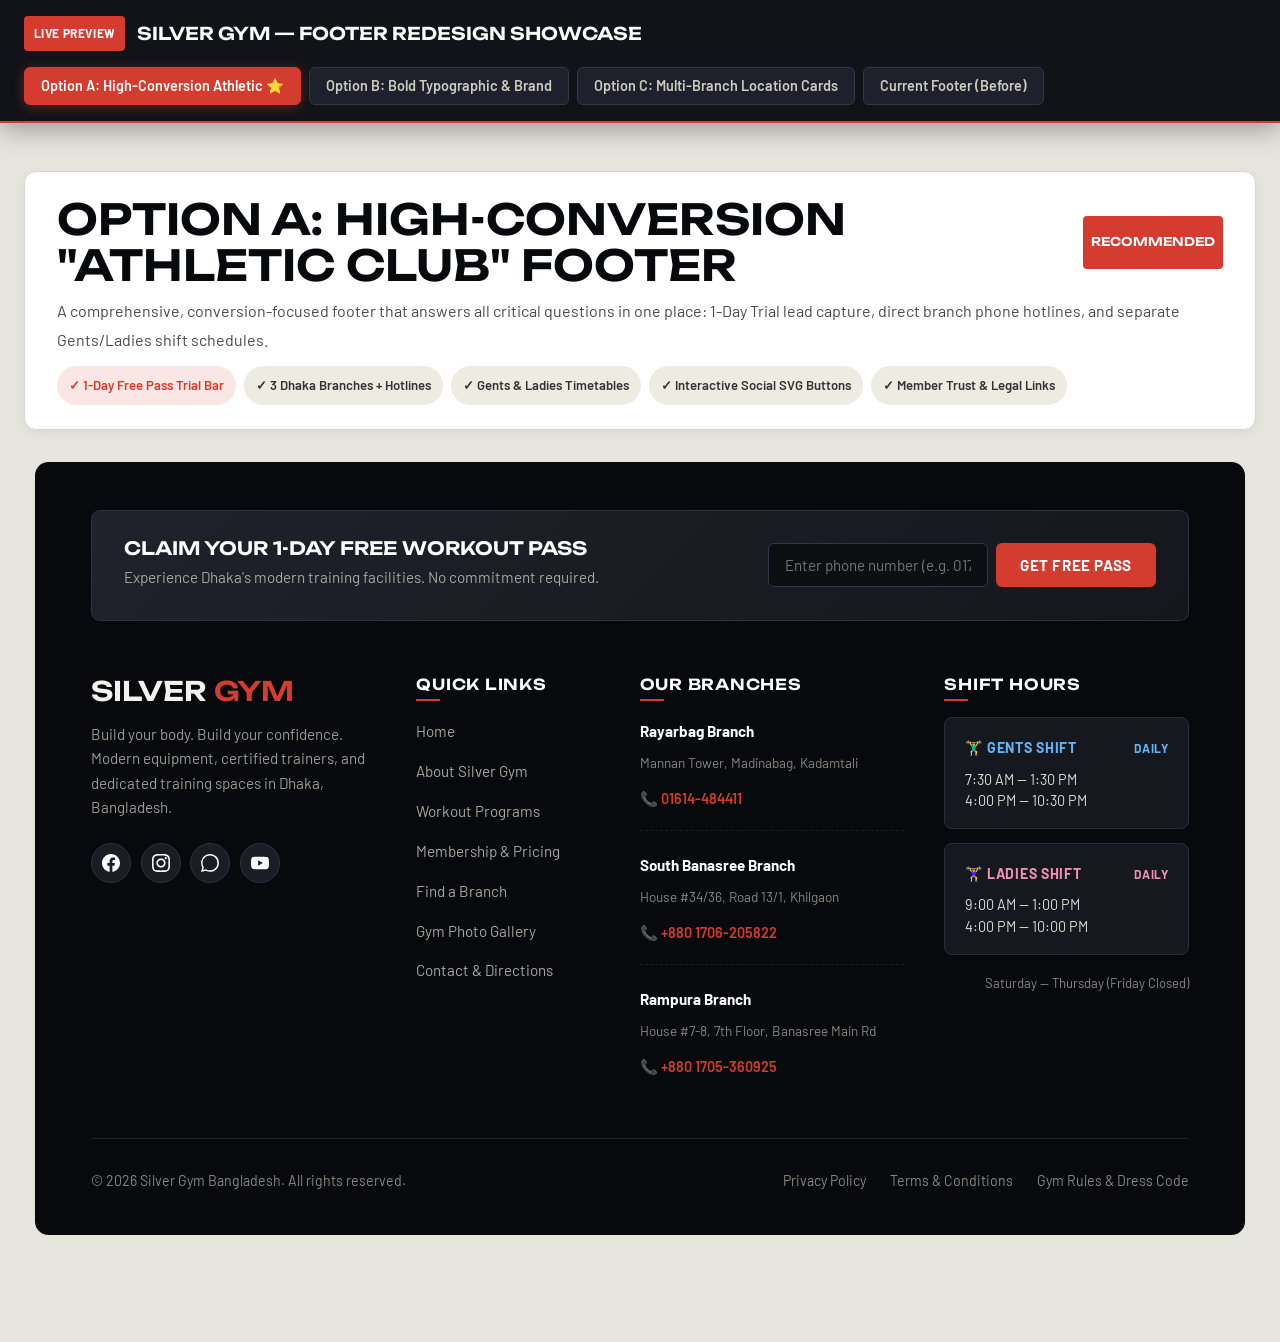
<file: footer-preview.html>
<!DOCTYPE html>
<html lang="en">
<head>
  <meta charset="UTF-8">
  <meta name="viewport" content="width=device-width, initial-scale=1.0">
  <title>Footer Design Previews — Silver Gym</title>
  <link rel="preconnect" href="https://fonts.googleapis.com">
  <link rel="preconnect" href="https://fonts.gstatic.com" crossorigin>
  <link href="https://fonts.googleapis.com/css2?family=Barlow:wght@400;500;600;700&family=Unbounded:wght@600;700&display=swap" rel="stylesheet">
  <link rel="stylesheet" href="css/style.css">
  <style>
    /* Preview Controller Bar */
    .preview-header {
      position: sticky;
      top: 0;
      z-index: 9999;
      background: #111318;
      border-bottom: 2px solid var(--accent);
      padding: 1rem 1.5rem;
      display: flex;
      flex-wrap: wrap;
      align-items: center;
      justify-content: space-between;
      gap: 1rem;
      box-shadow: 0 8px 24px rgba(0,0,0,0.3);
    }
    .preview-title {
      display: flex;
      align-items: center;
      gap: 0.75rem;
    }
    .preview-badge {
      background: var(--accent);
      color: #fff;
      font-size: 0.75rem;
      font-weight: 700;
      text-transform: uppercase;
      padding: 0.2rem 0.6rem;
      border-radius: 4px;
      letter-spacing: 0.05em;
    }
    .preview-title h2 {
      font-family: 'Unbounded', sans-serif;
      font-size: 1.1rem;
      color: #fff;
      margin: 0;
    }
    .preview-tabs {
      display: flex;
      gap: 0.5rem;
      flex-wrap: wrap;
    }
    .tab-btn {
      background: #1e212b;
      color: #cecbc1;
      border: 1px solid #333846;
      padding: 0.55rem 1rem;
      border-radius: 6px;
      font-family: 'Barlow', sans-serif;
      font-weight: 600;
      font-size: 0.9rem;
      cursor: pointer;
      transition: all 0.2s ease;
    }
    .tab-btn:hover {
      background: #2a2e3d;
      color: #fff;
      border-color: #555;
    }
    .tab-btn.active {
      background: var(--accent);
      color: #fff;
      border-color: var(--accent);
      box-shadow: 0 2px 12px rgba(211, 60, 46, 0.4);
    }
    .preview-container {
      padding: 3rem 1.5rem 6rem;
      max-width: 1400px;
      margin: 0 auto;
    }
    .preview-section {
      display: none;
    }
    .preview-section.active {
      display: block;
      animation: fadeIn 0.3s ease;
    }
    @keyframes fadeIn {
      from { opacity: 0; transform: translateY(8px); }
      to { opacity: 1; transform: translateY(0); }
    }
    .option-meta {
      background: #fff;
      border: 1px solid #d9d7ce;
      border-radius: 12px;
      padding: 1.5rem 2rem;
      margin-bottom: 2rem;
      box-shadow: 0 4px 12px rgba(0,0,0,0.04);
    }
    .option-meta h3 {
      font-family: 'Unbounded', sans-serif;
      color: var(--heading);
      margin-bottom: 0.5rem;
      display: flex;
      align-items: center;
      gap: 0.6rem;
    }
    .option-meta p {
      color: var(--paragraphs);
      margin-bottom: 0.75rem;
      font-size: 1rem;
    }
    .option-highlights {
      display: flex;
      flex-wrap: wrap;
      gap: 0.5rem;
    }
    .tag {
      background: #eeebe3;
      color: #333;
      padding: 0.3rem 0.75rem;
      border-radius: 20px;
      font-size: 0.82rem;
      font-weight: 600;
    }
    .tag.primary {
      background: rgba(211, 60, 46, 0.12);
      color: var(--accent);
    }

    /* =========================================================
       OPTION A: High-Conversion Athletic Footer Styles
       ========================================================= */
    .opt-a-footer {
      background-color: var(--heading);
      border-radius: var(--corner-12);
      padding: 3rem 3.5rem 2.5rem;
      color: var(--light);
    }
    /* Trial Bar */
    .opt-a-trial-bar {
      background: linear-gradient(135deg, #1f222b 0%, #15171d 100%);
      border: 1px solid #2e3341;
      border-radius: var(--corner-8);
      padding: 1.75rem 2rem;
      margin-bottom: 3.5rem;
      display: flex;
      align-items: center;
      justify-content: space-between;
      gap: 1.5rem;
      flex-wrap: wrap;
    }
    .opt-a-trial-text h4 {
      font-family: 'Unbounded', sans-serif;
      font-size: 1.15rem;
      color: #fff;
      margin-bottom: 0.25rem;
    }
    .opt-a-trial-text p {
      color: #a8a69e;
      font-size: 0.95rem;
      margin: 0;
    }
    .opt-a-trial-form {
      display: flex;
      gap: 0.5rem;
      flex-wrap: wrap;
    }
    .opt-a-input {
      background: #0d0e12;
      border: 1px solid #333846;
      color: #fff;
      padding: 0.75rem 1rem;
      border-radius: 6px;
      font-family: 'Barlow', sans-serif;
      font-size: 0.95rem;
      min-width: 220px;
    }
    .opt-a-input:focus {
      outline: none;
      border-color: var(--accent);
    }
    .opt-a-btn {
      background: var(--accent);
      color: #fff;
      border: none;
      padding: 0.75rem 1.5rem;
      border-radius: 6px;
      font-family: 'Barlow', sans-serif;
      font-weight: 700;
      font-size: 0.95rem;
      cursor: pointer;
      transition: background 0.2s ease;
      text-transform: uppercase;
      letter-spacing: 0.04em;
    }
    .opt-a-btn:hover {
      background: var(--accent-darker);
    }
    /* 4-col Grid */
    .opt-a-grid {
      display: grid;
      grid-template-columns: 1.4fr 0.9fr 1.3fr 1.2fr;
      gap: 2.5rem;
      margin-bottom: 3.5rem;
    }
    .opt-a-col h5 {
      color: #fff;
      font-family: 'Unbounded', sans-serif;
      font-size: 0.95rem;
      margin-bottom: 1.5rem;
      letter-spacing: 0.05em;
      text-transform: uppercase;
      position: relative;
    }
    .opt-a-col h5::after {
      content: '';
      position: absolute;
      left: 0;
      bottom: -0.5rem;
      width: 24px;
      height: 2px;
      background: var(--accent);
    }
    .opt-a-brand p {
      color: #9c9a92;
      font-size: 0.95rem;
      line-height: 1.6;
      margin-bottom: 1.5rem;
    }
    .opt-a-socials {
      display: flex;
      gap: 0.6rem;
    }
    .opt-a-social-icon {
      width: 40px;
      height: 40px;
      border-radius: 50%;
      background: #1b1d24;
      border: 1px solid #2e3341;
      display: flex;
      align-items: center;
      justify-content: center;
      color: #fff;
      transition: all 0.25s ease;
    }
    .opt-a-social-icon:hover {
      background: var(--accent);
      border-color: var(--accent);
      transform: translateY(-2px);
    }
    .opt-a-social-icon svg {
      width: 18px;
      height: 18px;
      fill: currentColor;
    }
    .opt-a-links {
      display: flex;
      flex-direction: column;
      gap: 0.7rem;
    }
    .opt-a-links a {
      color: #a8a69e;
      font-size: 0.95rem;
      transition: color 0.2s ease, transform 0.2s ease;
      display: inline-flex;
      align-items: center;
      gap: 0.4rem;
    }
    .opt-a-links a:hover {
      color: #fff;
      transform: translateX(4px);
    }
    .opt-a-branch-item {
      margin-bottom: 1.25rem;
      padding-bottom: 1rem;
      border-bottom: 1px dashed rgba(255,255,255,0.08);
    }
    .opt-a-branch-item:last-child {
      border-bottom: none;
      margin-bottom: 0;
      padding-bottom: 0;
    }
    .opt-a-branch-item strong {
      display: block;
      color: #fff;
      font-size: 0.95rem;
      margin-bottom: 0.2rem;
    }
    .opt-a-branch-item span {
      display: block;
      color: #88867f;
      font-size: 0.85rem;
      margin-bottom: 0.35rem;
    }
    .opt-a-branch-item a {
      color: var(--accent);
      font-weight: 600;
      font-size: 0.9rem;
      display: inline-flex;
      align-items: center;
      gap: 0.3rem;
    }
    .opt-a-timing-badge {
      background: #161820;
      border: 1px solid #2a2e3a;
      border-radius: 8px;
      padding: 1rem 1.2rem;
      margin-bottom: 0.9rem;
    }
    .opt-a-timing-badge .shift-title {
      font-weight: 700;
      font-size: 0.88rem;
      text-transform: uppercase;
      letter-spacing: 0.05em;
      margin-bottom: 0.35rem;
      display: flex;
      align-items: center;
      justify-content: space-between;
    }
    .opt-a-timing-badge.gents .shift-title { color: #64b5f6; }
    .opt-a-timing-badge.ladies .shift-title { color: #f48fb1; }
    .opt-a-timing-badge .shift-hours {
      color: #dcd9d0;
      font-size: 0.9rem;
      line-height: 1.5;
    }
    .opt-a-schedule-days {
      color: #88867f;
      font-size: 0.82rem;
      text-align: right;
      margin-top: 0.25rem;
    }
    /* Bottom Bar */
    .opt-a-bottom {
      border-top: 1px solid rgba(255,255,255,0.1);
      padding-top: 1.75rem;
      display: flex;
      justify-content: space-between;
      align-items: center;
      flex-wrap: wrap;
      gap: 1rem;
      color: #88867f;
      font-size: 0.88rem;
    }
    .opt-a-legal-links {
      display: flex;
      gap: 1.5rem;
    }
    .opt-a-legal-links a {
      color: #88867f;
      transition: color 0.2s ease;
    }
    .opt-a-legal-links a:hover {
      color: #fff;
    }

    /* =========================================================
       OPTION B: Bold Typographic & Brand Statement Styles
       ========================================================= */
    .opt-b-footer {
      background-color: var(--heading);
      border-radius: var(--corner-12);
      padding: 4.5rem 3.5rem 2rem;
      color: var(--light);
      position: relative;
      overflow: hidden;
    }
    .opt-b-hero-callout {
      border-bottom: 1px solid rgba(255,255,255,0.12);
      padding-bottom: 3.5rem;
      margin-bottom: 3.5rem;
      display: flex;
      justify-content: space-between;
      align-items: flex-end;
      flex-wrap: wrap;
      gap: 2rem;
    }
    .opt-b-hero-callout h2 {
      font-family: 'Unbounded', sans-serif;
      font-size: clamp(2rem, 4vw, 3.2rem);
      color: #fff;
      line-height: 1.1;
      max-width: 650px;
    }
    .opt-b-hero-callout h2 span {
      color: var(--accent);
    }
    .opt-b-actions {
      display: flex;
      gap: 1rem;
      flex-wrap: wrap;
    }
    .opt-b-btn-primary {
      background: var(--accent);
      color: #fff;
      padding: 1rem 2rem;
      font-family: 'Barlow', sans-serif;
      font-weight: 700;
      border-radius: 6px;
      font-size: 1rem;
      text-transform: uppercase;
      letter-spacing: 0.05em;
      transition: all 0.2s ease;
      display: inline-flex;
      align-items: center;
      gap: 0.5rem;
    }
    .opt-b-btn-primary:hover {
      background: var(--accent-darker);
      transform: translateY(-2px);
    }
    .opt-b-btn-secondary {
      background: transparent;
      border: 2px solid rgba(255,255,255,0.25);
      color: #fff;
      padding: 1rem 1.8rem;
      font-family: 'Barlow', sans-serif;
      font-weight: 700;
      border-radius: 6px;
      font-size: 1rem;
      text-transform: uppercase;
      letter-spacing: 0.05em;
      transition: all 0.2s ease;
    }
    .opt-b-btn-secondary:hover {
      border-color: #fff;
      background: rgba(255,255,255,0.06);
    }
    .opt-b-grid {
      display: grid;
      grid-template-columns: 1.5fr 1fr 1fr 1fr;
      gap: 2.5rem;
      position: relative;
      z-index: 2;
      margin-bottom: 4rem;
    }
    .opt-b-watermark {
      position: absolute;
      bottom: 2rem;
      left: 50%;
      transform: translateX(-50%);
      font-family: 'Unbounded', sans-serif;
      font-size: 13vw;
      font-weight: 900;
      color: rgba(255,255,255,0.02);
      letter-spacing: 0.05em;
      white-space: nowrap;
      pointer-events: none;
      z-index: 1;
      text-transform: uppercase;
    }

    /* =========================================================
       OPTION C: Multi-Branch Location Cards Styles
       ========================================================= */
    .opt-c-footer {
      background-color: var(--heading);
      border-radius: var(--corner-12);
      padding: 3.5rem 3.5rem 2rem;
      color: var(--light);
    }
    .opt-c-cards-header {
      text-align: center;
      margin-bottom: 2.5rem;
    }
    .opt-c-cards-header .subheading {
      color: var(--accent);
      font-size: 0.85rem;
      font-weight: 700;
      letter-spacing: 0.15em;
      text-transform: uppercase;
      display: block;
      margin-bottom: 0.4rem;
    }
    .opt-c-cards-header h3 {
      font-family: 'Unbounded', sans-serif;
      color: #fff;
      font-size: 1.7rem;
    }
    .opt-c-cards-grid {
      display: grid;
      grid-template-columns: repeat(3, 1fr);
      gap: 1.5rem;
      margin-bottom: 3.5rem;
    }
    .opt-c-card {
      background: #15171e;
      border: 1px solid #272a35;
      border-radius: 12px;
      padding: 1.75rem;
      display: flex;
      flex-direction: column;
      justify-content: space-between;
      transition: all 0.25s ease;
    }
    .opt-c-card:hover {
      border-color: var(--accent);
      transform: translateY(-4px);
      box-shadow: 0 10px 24px rgba(0,0,0,0.4);
    }
    .opt-c-card-top {
      display: flex;
      justify-content: space-between;
      align-items: center;
      margin-bottom: 1rem;
    }
    .opt-c-card-top h4 {
      font-family: 'Unbounded', sans-serif;
      font-size: 1.1rem;
      color: #fff;
      margin: 0;
    }
    .opt-c-status {
      display: inline-flex;
      align-items: center;
      gap: 0.35rem;
      font-size: 0.75rem;
      font-weight: 700;
      color: #4ade80;
      background: rgba(74, 222, 128, 0.1);
      padding: 0.25rem 0.6rem;
      border-radius: 20px;
    }
    .opt-c-status .dot {
      width: 6px;
      height: 6px;
      border-radius: 50%;
      background: #4ade80;
    }
    .opt-c-card-addr {
      color: #a09d94;
      font-size: 0.9rem;
      line-height: 1.5;
      margin-bottom: 1.25rem;
      min-height: 2.8em;
    }
    .opt-c-card-actions {
      display: flex;
      gap: 0.6rem;
    }
    .opt-c-btn-call {
      flex: 1;
      background: var(--accent);
      color: #fff;
      text-align: center;
      padding: 0.65rem 0.8rem;
      border-radius: 6px;
      font-weight: 700;
      font-size: 0.88rem;
      transition: background 0.2s ease;
    }
    .opt-c-btn-call:hover {
      background: var(--accent-darker);
    }
    .opt-c-btn-map {
      background: #232733;
      color: #fff;
      padding: 0.65rem 0.9rem;
      border-radius: 6px;
      font-size: 0.88rem;
      font-weight: 600;
      transition: background 0.2s ease;
    }
    .opt-c-btn-map:hover {
      background: #323748;
    }
    .opt-c-links-strip {
      border-top: 1px solid rgba(255,255,255,0.1);
      padding-top: 2rem;
      display: flex;
      justify-content: space-between;
      align-items: center;
      flex-wrap: wrap;
      gap: 1.5rem;
    }

    /* Responsive */
    @media (max-width: 991px) {
      .opt-a-grid, .opt-b-grid, .opt-c-cards-grid {
        grid-template-columns: 1fr 1fr;
      }
      .opt-a-footer, .opt-b-footer, .opt-c-footer {
        padding: 3rem 2rem 2rem;
      }
    }
    @media (max-width: 640px) {
      .opt-a-grid, .opt-b-grid, .opt-c-cards-grid {
        grid-template-columns: 1fr;
      }
      .opt-a-trial-bar {
        flex-direction: column;
        align-items: stretch;
      }
      .opt-a-trial-form {
        flex-direction: column;
      }
      .opt-a-input {
        min-width: 100%;
      }
    }
  </style>
</head>
<body style="background-color: var(--background); margin: 0; padding: 0;">

  <!-- Controller Sticky Top Bar -->
  <header class="preview-header">
    <div class="preview-title">
      <span class="preview-badge">Live Preview</span>
      <h2>Silver Gym — Footer Redesign Showcase</h2>
    </div>
    <div class="preview-tabs">
      <button class="tab-btn active" onclick="switchTab('optionA')">Option A: High-Conversion Athletic ⭐</button>
      <button class="tab-btn" onclick="switchTab('optionB')">Option B: Bold Typographic & Brand</button>
      <button class="tab-btn" onclick="switchTab('optionC')">Option C: Multi-Branch Location Cards</button>
      <button class="tab-btn" onclick="switchTab('current')">Current Footer (Before)</button>
    </div>
  </header>

  <main class="preview-container">

    <!-- =========================================================================
         OPTION A PREVIEW
         ========================================================================= -->
    <section id="optionA" class="preview-section active">
      <div class="option-meta">
        <h3>Option A: High-Conversion "Athletic Club" Footer <span style="font-size:0.75rem; background:var(--accent); color:#fff; padding:0.2rem 0.5rem; border-radius:4px;">RECOMMENDED</span></h3>
        <p>A comprehensive, conversion-focused footer that answers all critical questions in one place: 1-Day Trial lead capture, direct branch phone hotlines, and separate Gents/Ladies shift schedules.</p>
        <div class="option-highlights">
          <span class="tag primary">✓ 1-Day Free Pass Trial Bar</span>
          <span class="tag">✓ 3 Dhaka Branches + Hotlines</span>
          <span class="tag">✓ Gents & Ladies Timetables</span>
          <span class="tag">✓ Interactive Social SVG Buttons</span>
          <span class="tag">✓ Member Trust & Legal Links</span>
        </div>
      </div>

      <!-- FOOTER OPTION A RENDERED -->
      <footer class="section-footer">
        <div class="opt-a-footer">

          <!-- 1-Day Trial Bar -->
          <div class="opt-a-trial-bar">
            <div class="opt-a-trial-text">
              <h4>CLAIM YOUR 1-DAY FREE WORKOUT PASS</h4>
              <p>Experience Dhaka's modern training facilities. No commitment required.</p>
            </div>
            <form class="opt-a-trial-form" onsubmit="event.preventDefault(); alert('Pass requested! We will call you.');">
              <input type="tel" class="opt-a-input" placeholder="Enter phone number (e.g. 017...)" required>
              <button type="submit" class="opt-a-btn">Get Free Pass</button>
            </form>
          </div>

          <!-- Main 4-Column Grid -->
          <div class="opt-a-grid">

            <!-- Col 1: Brand Info -->
            <div class="opt-a-col opt-a-brand">
              <h3 class="logo-footer" style="margin-bottom: 1rem;">SILVER <span class="accent-text">GYM</span></h3>
              <p>Build your body. Build your confidence. Modern equipment, certified trainers, and dedicated training spaces in Dhaka, Bangladesh.</p>
              <div class="opt-a-socials">
                <a href="https://facebook.com" target="_blank" class="opt-a-social-icon" aria-label="Facebook">
                  <svg viewBox="0 0 24 24"><path d="M24 12.073c0-6.627-5.373-12-12-12s-12 5.373-12 12c0 5.99 4.388 10.954 10.125 11.854v-8.385H7.078v-3.47h3.047V9.43c0-3.007 1.792-4.669 4.533-4.669 1.312 0 2.686.235 2.686.235v2.953H15.83c-1.491 0-1.956.925-1.956 1.874v2.25h3.328l-.532 3.47h-2.796v8.385C19.612 23.027 24 18.062 24 12.073z"/></svg>
                </a>
                <a href="https://instagram.com" target="_blank" class="opt-a-social-icon" aria-label="Instagram">
                  <svg viewBox="0 0 24 24"><path d="M12 2.163c3.204 0 3.584.012 4.85.07 3.252.148 4.771 1.691 4.919 4.919.058 1.265.069 1.645.069 4.849 0 3.205-.012 3.584-.069 4.849-.149 3.225-1.664 4.771-4.919 4.919-1.266.058-1.644.07-4.85.07-3.204 0-3.584-.012-4.849-.07-3.26-.149-4.771-1.699-4.919-4.92-.058-1.265-.07-1.644-.07-4.849 0-3.204.013-3.583.07-4.849.149-3.227 1.664-4.771 4.919-4.919 1.266-.057 1.645-.069 4.849-.069zm0-2.163c-3.259 0-3.667.014-4.947.072-4.358.2-6.78 2.618-6.98 6.98-.059 1.281-.073 1.689-.073 4.948 0 3.259.014 3.668.072 4.948.2 4.358 2.618 6.78 6.98 6.98 1.281.058 1.689.072 4.948.072 3.259 0 3.668-.014 4.948-.072 4.354-.2 6.782-2.618 6.979-6.98.059-1.28.073-1.689.073-4.948 0-3.259-.014-3.667-.072-4.947-.196-4.354-2.617-6.78-6.979-6.98-1.281-.059-1.69-.073-4.949-.073zm0 5.838c-3.403 0-6.162 2.759-6.162 6.162s2.759 6.163 6.162 6.163 6.162-2.759 6.162-6.163c0-3.403-2.759-6.162-6.162-6.162zm0 10.162c-2.209 0-4-1.79-4-4 0-2.209 1.791-4 4-4s4 1.791 4 4c0 2.21-1.791 4-4 4zm6.406-11.845c-.796 0-1.441.645-1.441 1.44s.645 1.44 1.441 1.44c.795 0 1.439-.645 1.439-1.44s-.644-1.44-1.439-1.44z"/></svg>
                </a>
                <a href="https://wa.me/8801614484411" target="_blank" class="opt-a-social-icon" aria-label="WhatsApp">
                  <svg viewBox="0 0 24 24"><path d="M.057 24l1.687-6.163c-1.041-1.804-1.588-3.849-1.587-5.945.003-6.556 5.338-11.892 11.893-11.892 3.18 0 6.167 1.24 8.413 3.488 2.245 2.248 3.481 5.236 3.48 8.414-.003 6.557-5.338 11.892-11.893 11.892-1.99 0-3.951-.5-5.688-1.448l-6.305 1.654zm6.59-3.807c1.676.995 3.276 1.591 5.316 1.592 5.448 0 9.882-4.434 9.885-9.884.002-2.641-1.026-5.124-2.893-6.994-1.868-1.869-4.35-2.898-6.991-2.898-5.452 0-9.887 4.434-9.889 9.884-.001 2.225.651 3.991 1.696 5.645l-.999 3.649 3.875-.994z"/></svg>
                </a>
                <a href="https://youtube.com" target="_blank" class="opt-a-social-icon" aria-label="YouTube">
                  <svg viewBox="0 0 24 24"><path d="M23.498 6.186a3.016 3.016 0 0 0-2.122-2.136C19.505 3.545 12 3.545 12 3.545s-7.505 0-9.377.505A3.017 3.017 0 0 0 .502 6.186C0 8.07 0 12 0 12s0 3.93.502 5.814a3.016 3.016 0 0 0 2.122 2.136c1.871.505 9.376.505 9.376.505s7.505 0 9.377-.505a3.015 3.015 0 0 0 2.122-2.136C24 15.93 24 12 24 12s0-3.93-.502-5.814zM9.545 15.568V8.432L15.818 12l-6.273 3.568z"/></svg>
                </a>
              </div>
            </div>

            <!-- Col 2: Navigation -->
            <div class="opt-a-col">
              <h5>Quick Links</h5>
              <div class="opt-a-links">
                <a href="index.html#home">Home</a>
                <a href="index.html#about">About Silver Gym</a>
                <a href="index.html#services">Workout Programs</a>
                <a href="index.html#membership">Membership & Pricing</a>
                <a href="branches.html">Find a Branch</a>
                <a href="gallery.html">Gym Photo Gallery</a>
                <a href="contact.html">Contact & Directions</a>
              </div>
            </div>

            <!-- Col 3: Branches -->
            <div class="opt-a-col">
              <h5>Our Branches</h5>
              <div class="opt-a-branch-item">
                <strong>Rayarbag Branch</strong>
                <span>Mannan Tower, Madinabag, Kadamtali</span>
                <a href="tel:01614484411">📞 01614-484411</a>
              </div>
              <div class="opt-a-branch-item">
                <strong>South Banasree Branch</strong>
                <span>House #34/36, Road 13/1, Khilgaon</span>
                <a href="tel:+8801706205822">📞 +880 1706-205822</a>
              </div>
              <div class="opt-a-branch-item">
                <strong>Rampura Branch</strong>
                <span>House #7-8, 7th Floor, Banasree Main Rd</span>
                <a href="tel:+8801705360925">📞 +880 1705-360925</a>
              </div>
            </div>

            <!-- Col 4: Timings -->
            <div class="opt-a-col">
              <h5>Shift Hours</h5>
              <div class="opt-a-timing-badge gents">
                <div class="shift-title">
                  <span>🏋️‍♂️ Gents Shift</span>
                  <span style="font-size:0.75rem;">Daily</span>
                </div>
                <div class="shift-hours">
                  7:30 AM — 1:30 PM<br>
                  4:00 PM — 10:30 PM
                </div>
              </div>
              <div class="opt-a-timing-badge ladies">
                <div class="shift-title">
                  <span>🏋️‍♀️ Ladies Shift</span>
                  <span style="font-size:0.75rem;">Daily</span>
                </div>
                <div class="shift-hours">
                  9:00 AM — 1:00 PM<br>
                  4:00 PM — 10:00 PM
                </div>
              </div>
              <div class="opt-a-schedule-days">Saturday — Thursday (Friday Closed)</div>
            </div>

          </div>

          <!-- Bottom Row -->
          <div class="opt-a-bottom">
            <div>&copy; 2026 Silver Gym Bangladesh. All rights reserved.</div>
            <div class="opt-a-legal-links">
              <a href="#">Privacy Policy</a>
              <a href="#">Terms & Conditions</a>
              <a href="#">Gym Rules & Dress Code</a>
            </div>
          </div>

        </div>
      </footer>
    </section>

    <!-- =========================================================================
         OPTION B PREVIEW
         ========================================================================= -->
    <section id="optionB" class="preview-section">
      <div class="option-meta">
        <h3>Option B: Bold Typographic & Brand Statement Footer</h3>
        <p>A striking, high-impact editorial footer inspired by global luxury athletic brands. Highlights an oversized call-to-action with strong typography and a subtle background brand watermark.</p>
        <div class="option-highlights">
          <span class="tag primary">✓ Oversized Action Headline</span>
          <span class="tag">✓ Dual CTA Buttons (Join + WhatsApp)</span>
          <span class="tag">✓ Giant Faint Watermark Logo</span>
          <span class="tag">✓ Clean Minimalist Layout</span>
        </div>
      </div>

      <!-- FOOTER OPTION B RENDERED -->
      <footer class="section-footer">
        <div class="opt-b-footer">
          <div class="opt-b-watermark">SILVER GYM</div>

          <!-- Hero Callout -->
          <div class="opt-b-hero-callout">
            <div>
              <span class="subheading" style="color:var(--accent); font-size:0.85rem; letter-spacing:0.1em; text-transform:uppercase;">Stop Postponing</span>
              <h2 style="margin-top:0.4rem;">READY TO TRANSFORM YOUR BODY? <span>JOIN US.</span></h2>
            </div>
            <div class="opt-b-actions">
              <a href="index.html#membership" class="opt-b-btn-primary">Become a Member →</a>
              <a href="https://wa.me/8801614484411" target="_blank" class="opt-b-btn-secondary">Chat on WhatsApp</a>
            </div>
          </div>

          <!-- Grid -->
          <div class="opt-b-grid">
            <div class="opt-a-col">
              <h3 class="logo-footer" style="margin-bottom: 1rem;">SILVER <span class="accent-text">GYM</span></h3>
              <p style="color:#9c9a92; font-size:0.95rem; line-height:1.6;">The premier athletic fitness community in Dhaka. Build strength, endurance, and everyday confidence.</p>
              <div style="margin-top: 1.5rem; color:#dcd9d0; font-size:0.92rem;">
                <div>📍 Central Line: <strong>+880 1614-484411</strong></div>
                <div style="margin-top:0.3rem;">✉️ Email: <strong>info@silvergym.com</strong></div>
              </div>
            </div>

            <div class="opt-a-col">
              <h5>Explore</h5>
              <div class="opt-a-links">
                <a href="index.html#home">Home</a>
                <a href="index.html#about">Our Story</a>
                <a href="index.html#services">Training Programs</a>
                <a href="index.html#membership">Plans & Admission</a>
                <a href="branches.html">Branches (3)</a>
                <a href="contact.html">Support</a>
              </div>
            </div>

            <div class="opt-a-col">
              <h5>Branches</h5>
              <div class="opt-a-links">
                <a href="branches.html">Rayarbag (Kadamtali)</a>
                <a href="branches.html">South Banasree (Khilgaon)</a>
                <a href="branches.html">Rampura (Main Road)</a>
                <a href="branches.html" style="color:var(--accent); margin-top:0.5rem; font-weight:600;">View Full Branch Guide ↗</a>
              </div>
            </div>

            <div class="opt-a-col">
              <h5>Connect</h5>
              <div class="opt-a-links">
                <a href="https://facebook.com">Facebook Community</a>
                <a href="https://instagram.com">Instagram Highlights</a>
                <a href="https://youtube.com">YouTube Training</a>
                <a href="https://wa.me/8801614484411">WhatsApp Direct</a>
              </div>
            </div>
          </div>

          <!-- Bottom -->
          <div class="opt-a-bottom" style="position:relative; z-index:2;">
            <div>&copy; 2026 Silver Gym. Built for dedicated athletes.</div>
            <div class="opt-a-legal-links">
              <a href="#">Privacy</a>
              <a href="#">Terms</a>
              <a href="#">Safety & Etiquette</a>
            </div>
          </div>

        </div>
      </footer>
    </section>

    <!-- =========================================================================
         OPTION C PREVIEW
         ========================================================================= -->
    <section id="optionC" class="preview-section">
      <div class="option-meta">
        <h3>Option C: Multi-Branch Location Cards Footer</h3>
        <p>A hyper-local layout that highlights the 3 physical gym branches right at the footer level with dedicated location cards, one-click calling, and instant Google Maps links.</p>
        <div class="option-highlights">
          <span class="tag primary">✓ 3 Interactive Branch Cards</span>
          <span class="tag">✓ One-Click "Call Now" & "Map"</span>
          <span class="tag">✓ Real-time Open Status Pills</span>
          <span class="tag">✓ Ideal for Local Searchers</span>
        </div>
      </div>

      <!-- FOOTER OPTION C RENDERED -->
      <footer class="section-footer">
        <div class="opt-c-footer">

          <div class="opt-c-cards-header">
            <span class="subheading">Locations in Dhaka</span>
            <h3>FIND YOUR NEAREST SILVER GYM</h3>
          </div>

          <!-- 3 Branch Cards -->
          <div class="opt-c-cards-grid">
            <!-- Rayarbag -->
            <div class="opt-c-card">
              <div>
                <div class="opt-c-card-top">
                  <h4>Rayarbag</h4>
                  <span class="opt-c-status"><span class="dot"></span> Open Today</span>
                </div>
                <div class="opt-c-card-addr">
                  Mannan Tower, Holding No: 3553, Madinabag, Kadamtali, Dhaka
                </div>
              </div>
              <div class="opt-c-card-actions">
                <a href="tel:01614484411" class="opt-c-btn-call">📞 01614-484411</a>
                <a href="https://maps.google.com/?q=Mannan+Tower+Madinabag+Dhaka" target="_blank" class="opt-c-btn-map">Map ↗</a>
              </div>
            </div>

            <!-- South Banasree -->
            <div class="opt-c-card">
              <div>
                <div class="opt-c-card-top">
                  <h4>South Banasree</h4>
                  <span class="opt-c-status"><span class="dot"></span> Open Today</span>
                </div>
                <div class="opt-c-card-addr">
                  House #34/36, Block #K, Road #13/1, Khilgaon, Dhaka-1219
                </div>
              </div>
              <div class="opt-c-card-actions">
                <a href="tel:+8801706205822" class="opt-c-btn-call">📞 01706-205822</a>
                <a href="https://maps.google.com/?q=Dakhin+Banasree+Khilgaon+Dhaka" target="_blank" class="opt-c-btn-map">Map ↗</a>
              </div>
            </div>

            <!-- Rampura -->
            <div class="opt-c-card">
              <div>
                <div class="opt-c-card-top">
                  <h4>Rampura</h4>
                  <span class="opt-c-status"><span class="dot"></span> Open Today</span>
                </div>
                <div class="opt-c-card-addr">
                  House #7-8, Block #A, 7th Floor, Main Road Banasree, Dhaka
                </div>
              </div>
              <div class="opt-c-card-actions">
                <a href="tel:+8801705360925" class="opt-c-btn-call">📞 01705-360925</a>
                <a href="https://maps.google.com/?q=Banasree+Rampura+Dhaka" target="_blank" class="opt-c-btn-map">Map ↗</a>
              </div>
            </div>
          </div>

          <!-- Secondary Strip -->
          <div class="opt-c-links-strip">
            <div style="display:flex; align-items:center; gap:2rem; flex-wrap:wrap;">
              <span class="logo-footer" style="margin:0; font-size:1.3rem;">SILVER <span class="accent-text">GYM</span></span>
              <div class="opt-a-legal-links">
                <a href="index.html#membership">Membership</a>
                <a href="gallery.html">Gallery</a>
                <a href="contact.html">Contact Us</a>
                <a href="https://wa.me/8801614484411">WhatsApp Support</a>
              </div>
            </div>
            <div style="color:#88867f; font-size:0.88rem;">
              &copy; 2026 Silver Gym. All rights reserved.
            </div>
          </div>

        </div>
      </footer>
    </section>

    <!-- =========================================================================
         CURRENT FOOTER (FOR COMPARISON)
         ========================================================================= -->
    <section id="current" class="preview-section">
      <div class="option-meta">
        <h3>Current Footer (Before Changes)</h3>
        <p>This is what is currently live in <code>index.html</code>. It has duplicate service links, generic Google Map links, and lacks branch-specific hotlines and shift hours.</p>
      </div>

      <!-- CURRENT LIVE FOOTER -->
      <footer class="section-footer section" style="padding:0;">
        <div class="footer">
          <div class="grid-footer" style="margin-bottom:4rem;">
            <!-- Column 1: Brand + Contact Links -->
            <div class="block-footer">
              <h3 class="logo-footer">SILVER <span class="accent-text">GYM</span></h3>
              <p class="paragraph-footer">Build your body. Build your confidence. Your fitness journey starts here.</p>
              <div class="block-links">
                <a href="https://maps.google.com/?q=Dhaka+Bangladesh" target="_blank" class="link-block dark">
                  <svg class="icon-link-block" xmlns="http://www.w3.org/2000/svg" fill="none" viewBox="0 0 24 24" stroke-width="1.5" stroke="currentColor"><path stroke-linecap="round" stroke-linejoin="round" d="M15 10.5a3 3 0 11-6 0 3 3 0 016 0z"/><path stroke-linecap="round" stroke-linejoin="round" d="M19.5 10.5c0 7.142-7.5 11.25-7.5 11.25S4.5 17.642 4.5 10.5a7.5 7.5 0 1115 0z"/></svg>
                  <span class="text-link-block">show on map</span>
                </a>
                <a href="tel:01614484411" class="link-block dark">
                  <svg class="icon-link-block" xmlns="http://www.w3.org/2000/svg" fill="none" viewBox="0 0 24 24" stroke-width="1.5" stroke="currentColor"><path stroke-linecap="round" stroke-linejoin="round" d="M2.25 6.75c0 8.284 6.716 15 15 15h2.25a2.25 2.25 0 002.25-2.25v-1.372c0-.516-.351-.966-.852-1.091l-4.423-1.106c-.44-.11-.902.055-1.173.417l-.97 1.293c-.282.376-.769.542-1.21.38a12.035 12.035 0 01-7.143-7.143c-.162-.441.004-.928.38-1.21l1.293-.97c.363-.271.527-.734.417-1.173L6.963 3.102a1.125 1.125 0 00-1.091-.852H4.5A2.25 2.25 0 002.25 4.5v2.25z"/></svg>
                  <span class="text-link-block">call us</span>
                </a>
                <a href="mailto:info@silvergym.com" class="link-block dark">
                  <svg class="icon-link-block" xmlns="http://www.w3.org/2000/svg" fill="none" viewBox="0 0 24 24" stroke-width="1.5" stroke="currentColor"><path stroke-linecap="round" stroke-linejoin="round" d="M21.75 6.75v10.5a2.25 2.25 0 01-2.25 2.25h-15a2.25 2.25 0 01-2.25-2.25V6.75m19.5 0A2.25 2.25 0 0019.5 4.5h-15a2.25 2.25 0 00-2.25 2.25m19.5 0v.243a2.25 2.25 0 01-1.07 1.916l-7.5 4.615a2.25 2.25 0 01-2.36 0L3.32 8.91a2.25 2.25 0 01-1.07-1.916V6.75"/></svg>
                  <span class="text-link-block">info@silvergym.com</span>
                </a>
              </div>
            </div>

            <!-- Column 2: Quick Links -->
            <div class="block-footer">
              <h6 class="heading-footer">Navigate</h6>
              <a href="#home" class="link-footer"><span class="footer-text">Home</span><span class="footer-text absolute">Home</span></a>
              <a href="#about" class="link-footer"><span class="footer-text">About</span><span class="footer-text absolute">About</span></a>
              <a href="#services" class="link-footer"><span class="footer-text">Services</span><span class="footer-text absolute">Services</span></a>
              <a href="#membership" class="link-footer"><span class="footer-text">Membership</span><span class="footer-text absolute">Membership</span></a>
              <a href="contact.html" class="link-footer"><span class="footer-text">Contact</span><span class="footer-text absolute">Contact</span></a>
            </div>

            <!-- Column 3: Social -->
            <div class="block-footer">
              <h6 class="heading-footer">Social</h6>
              <a href="#" class="link-footer"><span class="footer-text">Facebook</span><span class="footer-text absolute">Facebook</span></a>
              <a href="#" class="link-footer"><span class="footer-text">Instagram</span><span class="footer-text absolute">Instagram</span></a>
              <a href="#" class="link-footer"><span class="footer-text">YouTube</span><span class="footer-text absolute">YouTube</span></a>
              <a href="https://wa.me/8801614484411" target="_blank" class="link-footer"><span class="footer-text">WhatsApp</span><span class="footer-text absolute">WhatsApp</span></a>
            </div>

            <!-- Column 4: Services -->
            <div class="block-footer">
              <h6 class="heading-footer">Services</h6>
              <a href="#services" class="link-footer"><span class="footer-text">Personal Training</span><span class="footer-text absolute">Personal Training</span></a>
              <a href="#services" class="link-footer"><span class="footer-text">Group Classes</span><span class="footer-text absolute">Group Classes</span></a>
              <a href="#services" class="link-footer"><span class="footer-text">Cardio Zone</span><span class="footer-text absolute">Cardio Zone</span></a>
              <a href="#services" class="link-footer"><span class="footer-text">Strength Training</span><span class="footer-text absolute">Strength Training</span></a>
            </div>
          </div>

          <!-- Bottom Bar -->
          <div class="footer-bottom">
            <a href="#" class="link-footer"><span class="footer-text">&copy; 2026 Silver Gym. All rights reserved.</span><span class="footer-text absolute">&copy; 2026 Silver Gym. All rights reserved.</span></a>
            <a href="#" class="link-footer"><span class="footer-text">Made with ❤ for fitness</span><span class="footer-text absolute">Made with ❤ for fitness</span></a>
          </div>
        </div>
      </footer>
    </section>

  </main>

  <script>
    function switchTab(tabId) {
      document.querySelectorAll('.tab-btn').forEach(btn => btn.classList.remove('active'));
      document.querySelectorAll('.preview-section').forEach(sec => sec.classList.remove('active'));
      
      const activeBtn = Array.from(document.querySelectorAll('.tab-btn')).find(b => b.getAttribute('onclick').includes(tabId));
      if (activeBtn) activeBtn.classList.add('active');
      
      const targetSec = document.getElementById(tabId);
      if (targetSec) targetSec.classList.add('active');
    }
  </script>
</body>
</html>
</file>
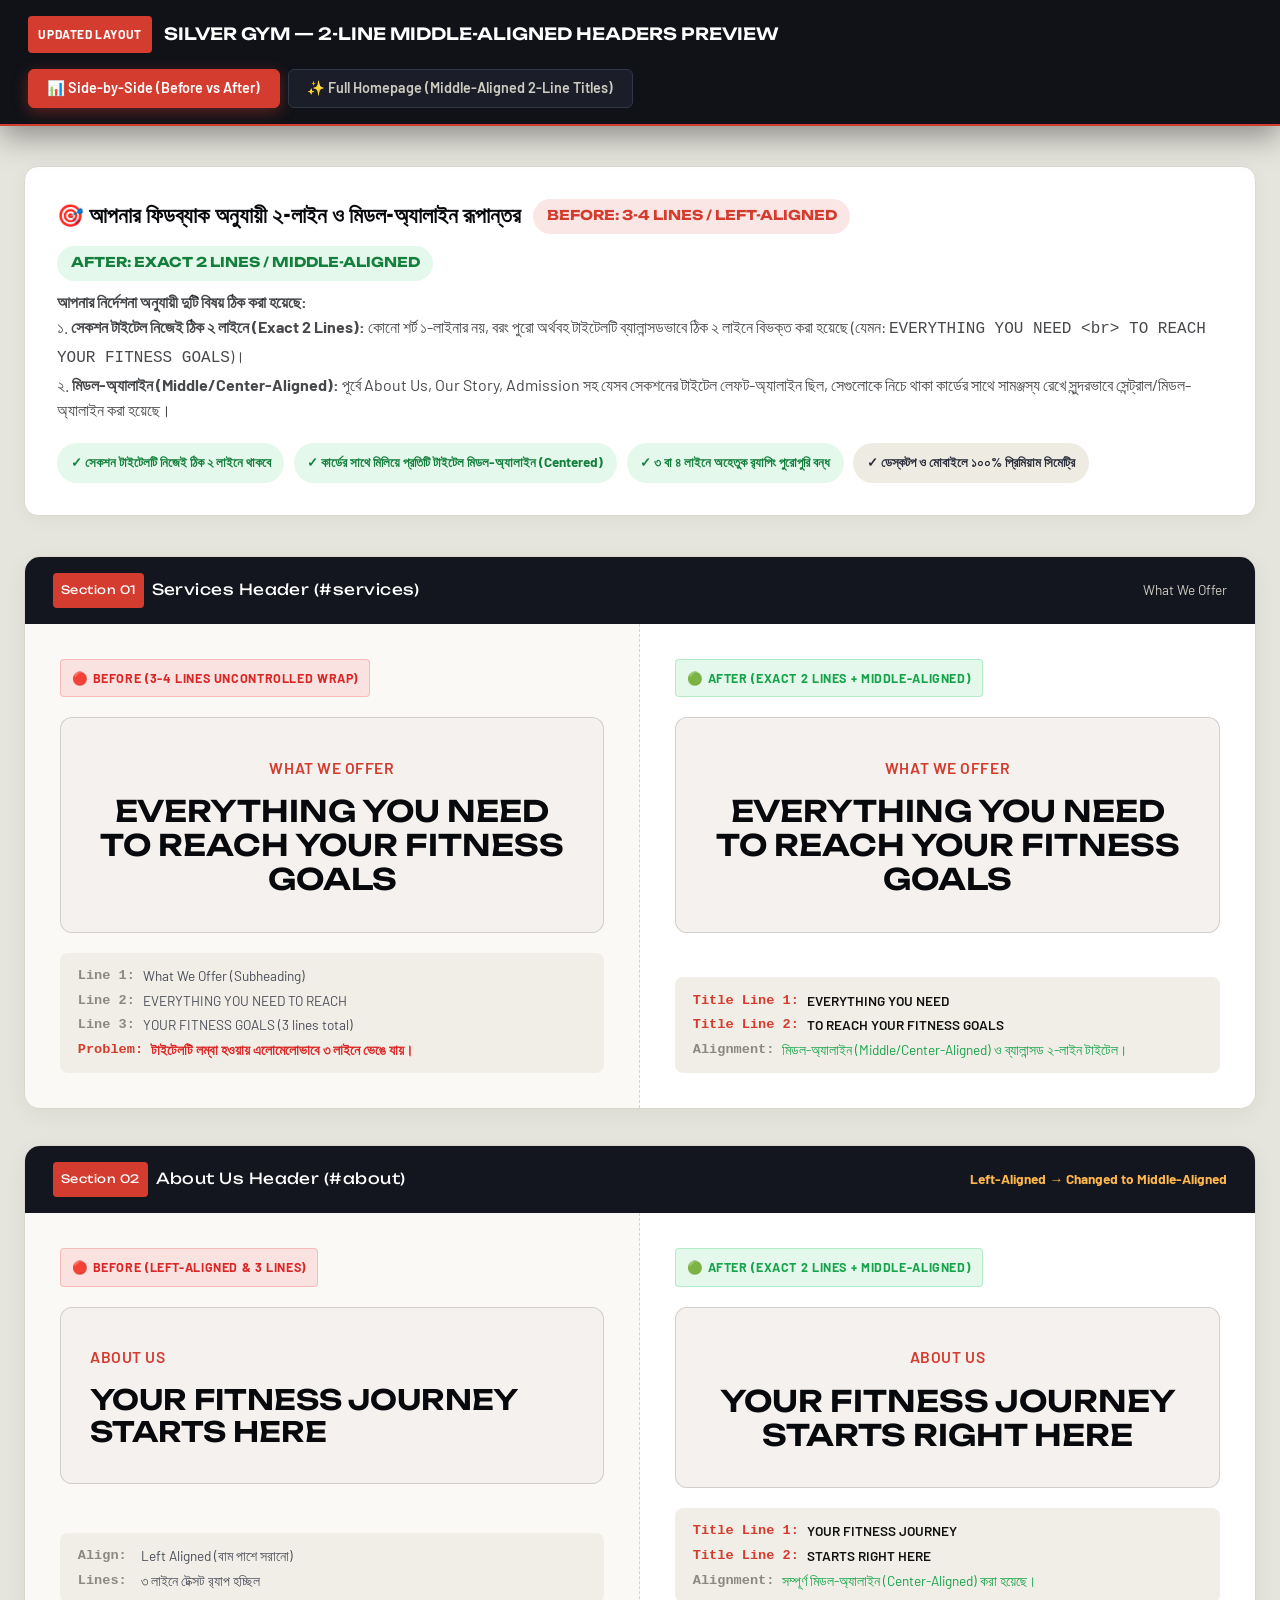
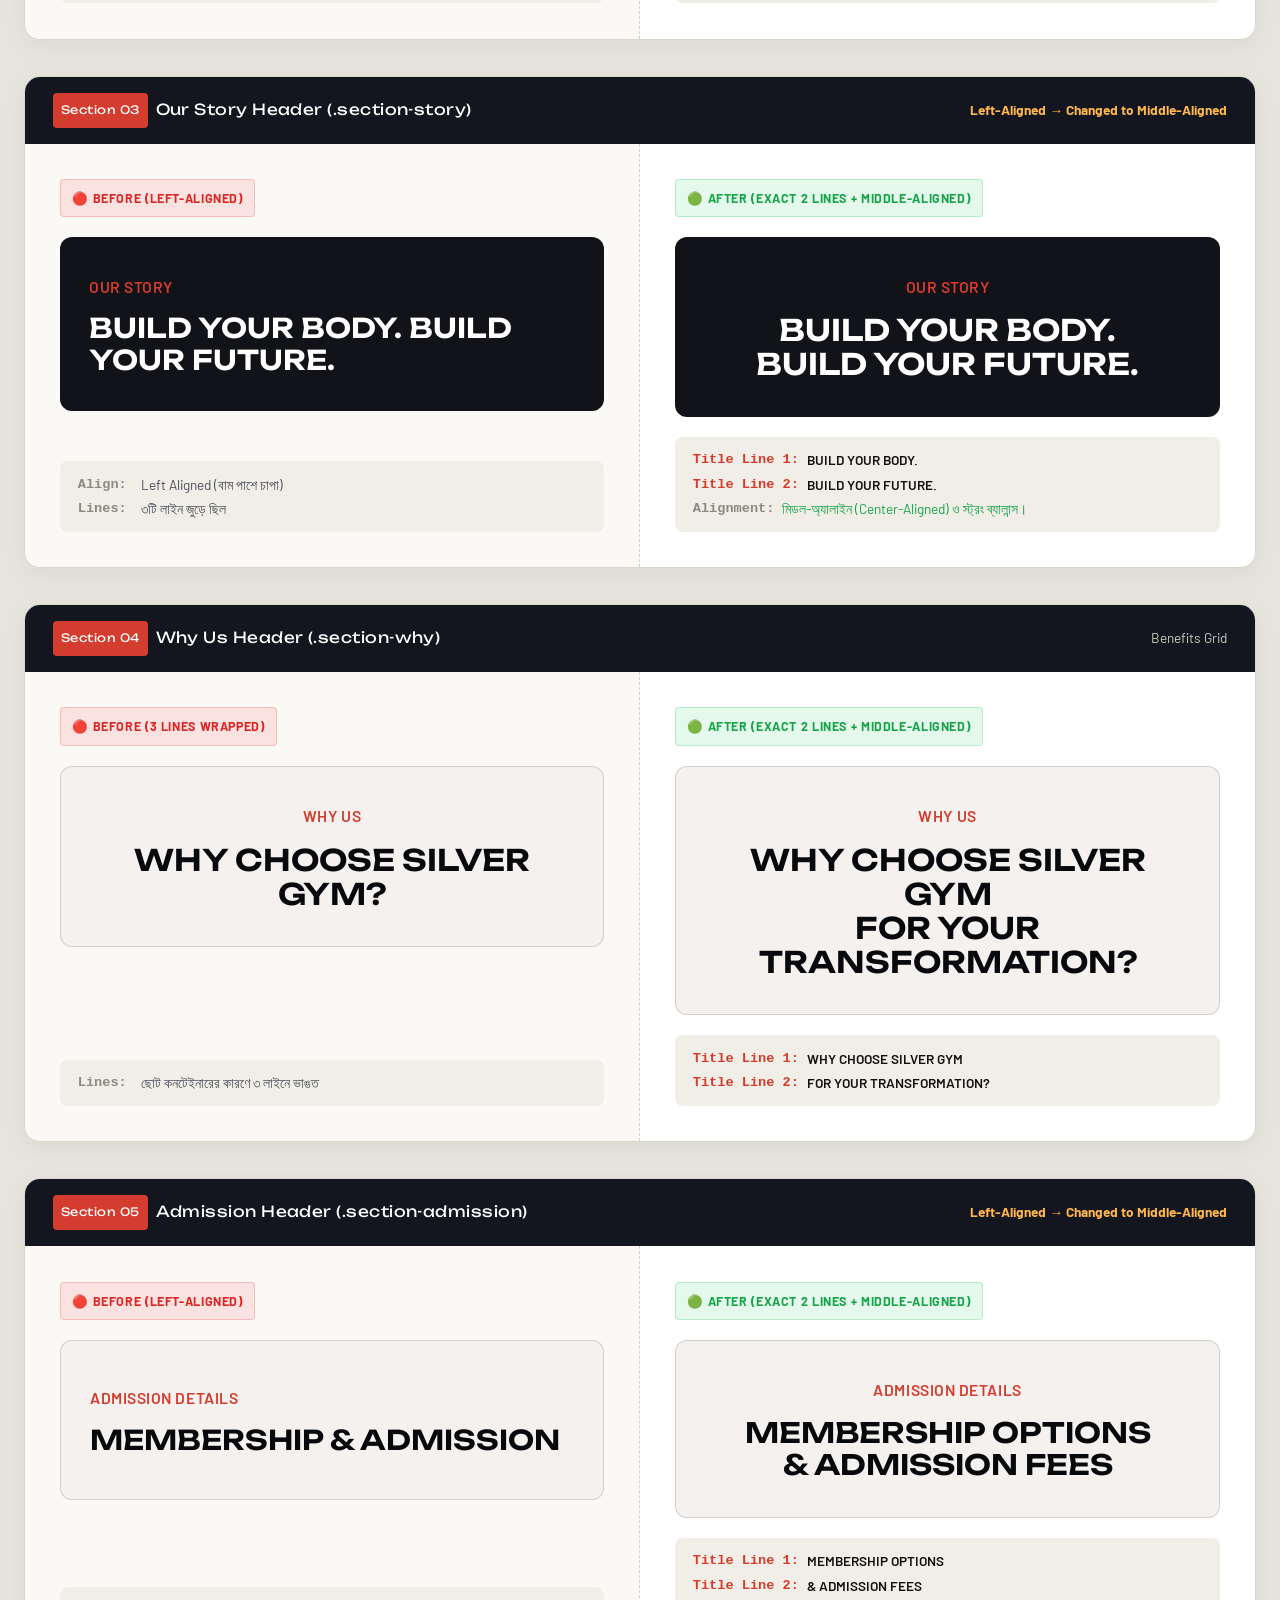
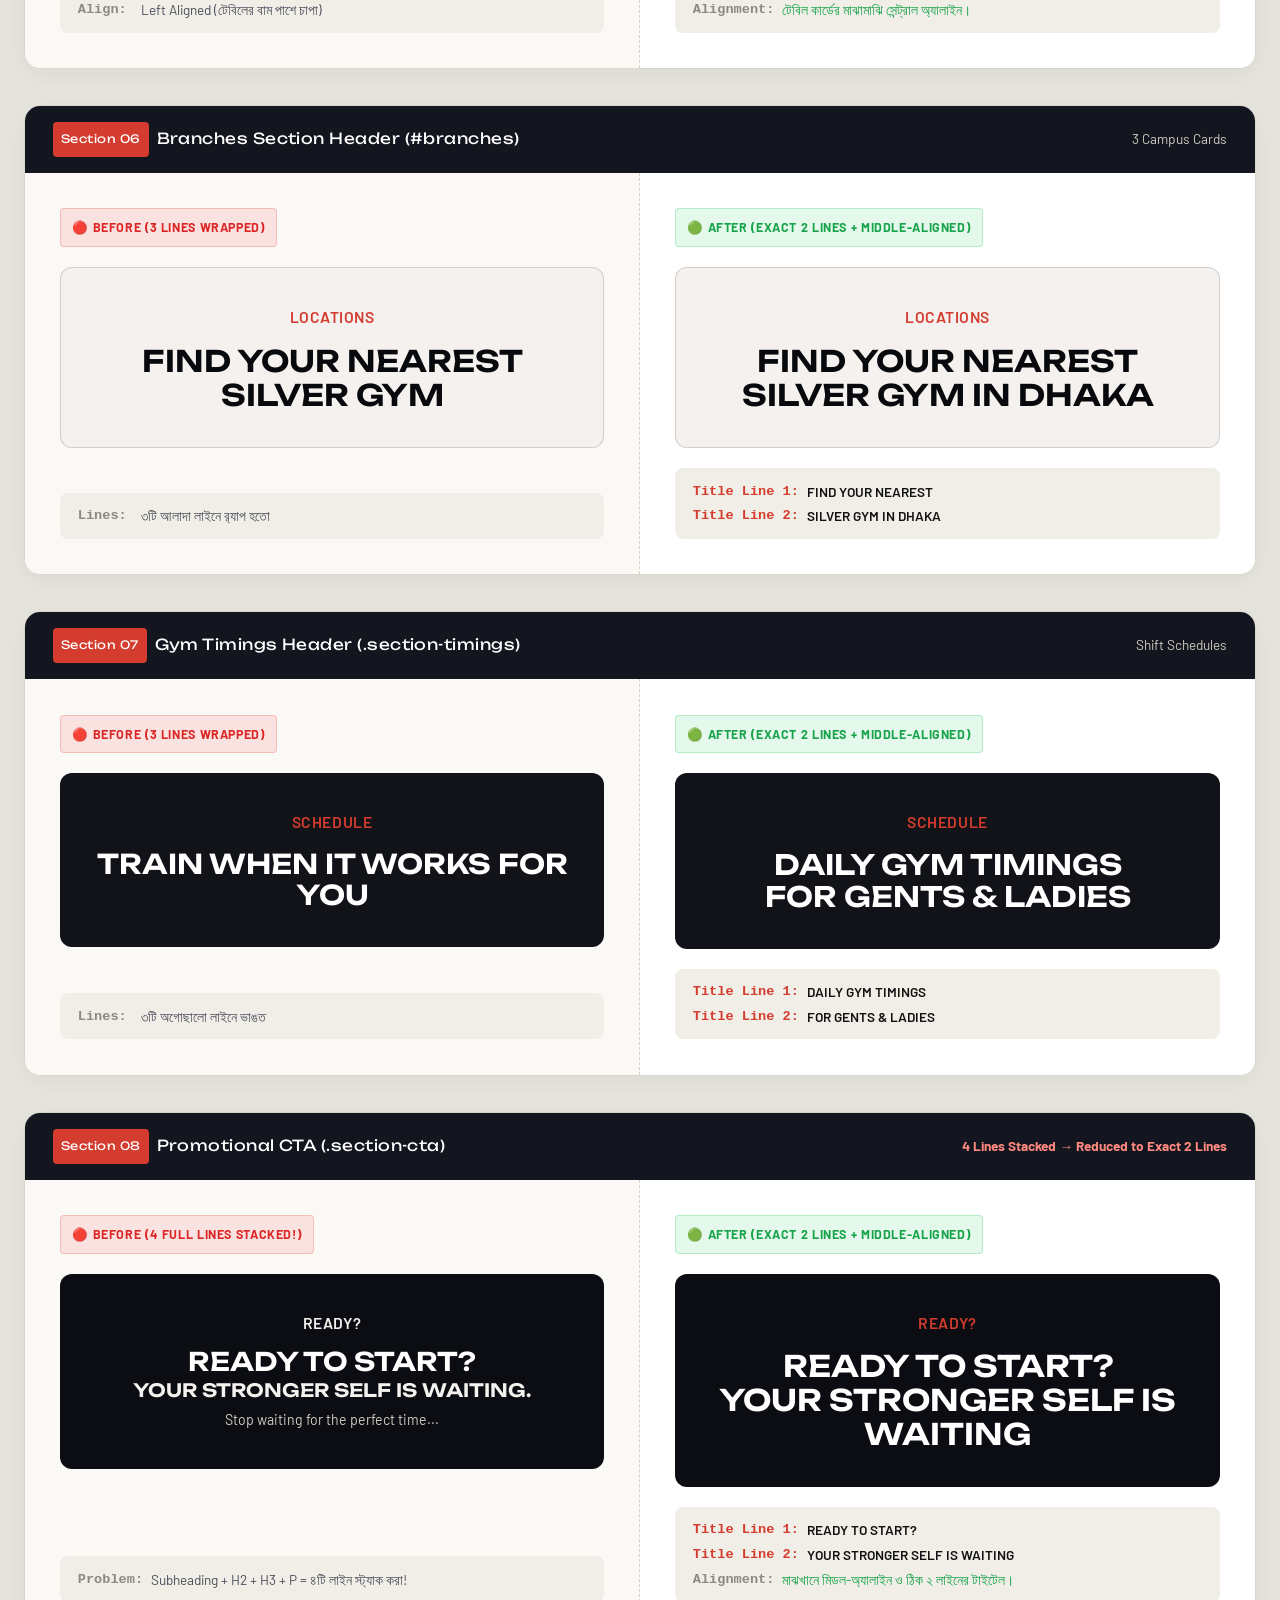
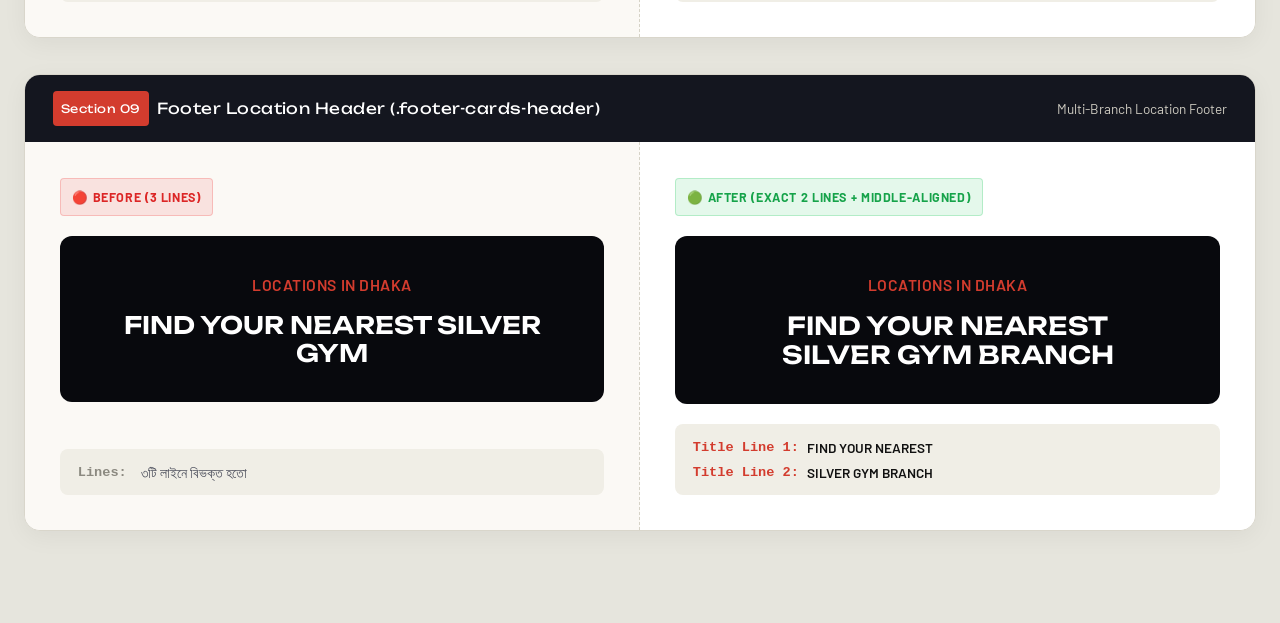
<file: headers-preview.html>
<!DOCTYPE html>
<html lang="en">
<head>
  <meta charset="UTF-8">
  <meta name="viewport" content="width=device-width, initial-scale=1.0">
  <title>2-Line Middle-Aligned Section Headers Preview — Silver Gym</title>
  <link rel="preconnect" href="https://fonts.googleapis.com">
  <link rel="preconnect" href="https://fonts.gstatic.com" crossorigin>
  <link href="https://fonts.googleapis.com/css2?family=Barlow:wght@400;500;600;700&family=Unbounded:wght@600;700&display=swap" rel="stylesheet">
  <link rel="stylesheet" href="css/style.css?v=4">
  <style>
    /* Top Sticky Navigation Control Bar */
    .preview-header-bar {
      position: sticky;
      top: 0;
      z-index: 9999;
      background: #101218;
      border-bottom: 2px solid var(--accent);
      padding: 1rem 1.75rem;
      display: flex;
      flex-wrap: wrap;
      align-items: center;
      justify-content: space-between;
      gap: 1rem;
      box-shadow: 0 10px 30px rgba(0,0,0,0.4);
    }
    .preview-brand-info {
      display: flex;
      align-items: center;
      gap: 0.75rem;
    }
    .preview-tag {
      background: var(--accent);
      color: #fff;
      font-size: 0.75rem;
      font-weight: 700;
      text-transform: uppercase;
      padding: 0.25rem 0.65rem;
      border-radius: 4px;
      letter-spacing: 0.05em;
    }
    .preview-brand-info h2 {
      font-family: 'Unbounded', sans-serif;
      font-size: 1.05rem;
      color: #fff;
      margin: 0;
    }
    .preview-mode-tabs {
      display: flex;
      gap: 0.5rem;
      flex-wrap: wrap;
    }
    .mode-tab-btn {
      background: #1b1e28;
      color: #cecbc1;
      border: 1px solid #303646;
      padding: 0.6rem 1.15rem;
      border-radius: 6px;
      font-family: 'Barlow', sans-serif;
      font-weight: 600;
      font-size: 0.9rem;
      cursor: pointer;
      transition: all 0.2s ease;
      display: inline-flex;
      align-items: center;
      gap: 0.4rem;
    }
    .mode-tab-btn:hover {
      background: #272c3d;
      color: #fff;
    }
    .mode-tab-btn.active {
      background: var(--accent);
      color: #fff;
      border-color: var(--accent);
      box-shadow: 0 4px 15px rgba(211, 60, 46, 0.4);
    }

    /* Container */
    .showcase-container {
      max-width: 1400px;
      margin: 0 auto;
      padding: 2.5rem 1.5rem 6rem;
    }
    .preview-tab-pane {
      display: none;
    }
    .preview-tab-pane.active {
      display: block;
      animation: fadeIn 0.3s ease;
    }
    @keyframes fadeIn {
      from { opacity: 0; transform: translateY(6px); }
      to { opacity: 1; transform: translateY(0); }
    }

    /* Meta Overview Box */
    .meta-overview-box {
      background: #fff;
      border: 1px solid #dcdad0;
      border-radius: 14px;
      padding: 2rem;
      margin-bottom: 2.5rem;
      box-shadow: 0 4px 20px rgba(0,0,0,0.04);
    }
    .meta-overview-box h3 {
      font-family: 'Unbounded', sans-serif;
      font-size: 1.35rem;
      color: var(--heading);
      margin-bottom: 0.5rem;
      display: flex;
      align-items: center;
      gap: 0.75rem;
      flex-wrap: wrap;
    }
    .meta-overview-box p {
      color: var(--paragraphs);
      font-size: 1rem;
      line-height: 1.6;
      margin-bottom: 1.25rem;
    }
    .meta-highlights-pills {
      display: flex;
      flex-wrap: wrap;
      gap: 0.6rem;
    }
    .m-pill {
      background: #eeebe3;
      color: #2b2e3b;
      padding: 0.35rem 0.85rem;
      border-radius: 20px;
      font-size: 0.84rem;
      font-weight: 600;
    }
    .m-pill.red {
      background: rgba(211, 60, 46, 0.12);
      color: var(--accent);
      font-weight: 700;
    }
    .m-pill.green {
      background: rgba(34, 197, 94, 0.12);
      color: #15803d;
      font-weight: 700;
    }

    /* Comparison Grid & Cards */
    .comparison-grid {
      display: flex;
      flex-direction: column;
      gap: 2.25rem;
    }
    .comparison-card {
      background: #fff;
      border: 1px solid #d9d6cb;
      border-radius: 16px;
      overflow: hidden;
      box-shadow: 0 6px 24px rgba(0,0,0,0.05);
      transition: box-shadow 0.25s ease;
    }
    .comparison-card:hover {
      box-shadow: 0 12px 32px rgba(0,0,0,0.09);
    }
    .card-top-bar {
      background: #14161f;
      color: #fff;
      padding: 1rem 1.75rem;
      display: flex;
      justify-content: space-between;
      align-items: center;
      flex-wrap: wrap;
      gap: 0.75rem;
    }
    .card-sec-badge {
      display: inline-flex;
      align-items: center;
      gap: 0.5rem;
      font-family: 'Unbounded', sans-serif;
      font-size: 0.95rem;
      letter-spacing: 0.03em;
    }
    .card-sec-badge span {
      background: var(--accent);
      color: #fff;
      font-size: 0.72rem;
      padding: 0.2rem 0.5rem;
      border-radius: 4px;
    }

    /* Split Columns in Comparison */
    .card-split-view {
      display: grid;
      grid-template-columns: 1fr 1fr;
      min-height: 220px;
    }
    .split-col {
      padding: 2.2rem;
      display: flex;
      flex-direction: column;
      justify-content: space-between;
    }
    .split-col.before {
      background: #fbf9f5;
      border-right: 1px dashed #d6d3c7;
    }
    .split-col.after {
      background: #ffffff;
    }
    .col-status-tag {
      display: inline-flex;
      align-items: center;
      gap: 0.4rem;
      font-size: 0.78rem;
      font-weight: 700;
      text-transform: uppercase;
      letter-spacing: 0.05em;
      margin-bottom: 1.25rem;
      width: fit-content;
      padding: 0.25rem 0.7rem;
      border-radius: 4px;
    }
    .col-status-tag.bad {
      background: rgba(239, 68, 68, 0.12);
      color: #dc2626;
      border: 1px solid rgba(239, 68, 68, 0.25);
    }
    .col-status-tag.good {
      background: rgba(34, 197, 94, 0.12);
      color: #16a34a;
      border: 1px solid rgba(34, 197, 94, 0.25);
    }

    /* Header Rendering Box inside Split */
    .header-render-box {
      background: #111318;
      border-radius: 12px;
      padding: 2.2rem 1.8rem;
      color: #fff;
      margin-bottom: 1.25rem;
      min-height: 160px;
      display: flex;
      flex-direction: column;
      justify-content: center;
      position: relative;
    }
    .header-render-box.light-theme {
      background: var(--light);
      color: var(--heading);
      border: 1px solid var(--border);
    }
    .header-render-box.align-left {
      text-align: left;
      align-items: flex-start;
    }
    .header-render-box.align-center {
      text-align: center;
      align-items: center;
    }
    .header-render-box .subheading {
      margin-bottom: 0.4rem;
      display: block;
    }
    .header-render-box h2,
    .header-render-box h3 {
      margin: 0;
      line-height: 1.15;
      font-family: 'Unbounded', sans-serif;
    }
    .header-render-box .line-marker-box {
      display: block;
      margin-top: 0.4rem;
    }

    /* Line Breakdown Visualizer */
    .line-breakdown-list {
      background: #f0eee6;
      border-radius: 8px;
      padding: 0.85rem 1.1rem;
      font-size: 0.85rem;
      color: #4b4e5b;
    }
    .line-item {
      display: flex;
      align-items: flex-start;
      gap: 0.5rem;
      margin-bottom: 0.35rem;
      line-height: 1.4;
    }
    .line-item:last-child {
      margin-bottom: 0;
    }
    .line-num {
      font-family: monospace;
      font-weight: 700;
      color: #8b8980;
      min-width: 55px;
    }
    .line-item.accent .line-num {
      color: var(--accent);
    }
    .line-item.accent {
      color: #111;
      font-weight: 600;
    }

    /* Full Live Preview Pane */
    .full-live-frame {
      border: 2px solid #232734;
      border-radius: 16px;
      overflow: hidden;
      background: var(--background);
      box-shadow: 0 12px 40px rgba(0,0,0,0.15);
    }
    .live-frame-banner {
      background: #111318;
      color: #fff;
      padding: 0.85rem 1.5rem;
      display: flex;
      justify-content: space-between;
      align-items: center;
      border-bottom: 1px solid #232734;
      font-size: 0.88rem;
    }

    /* Simulated Sections */
    .sim-sec {
      padding: 3.5rem 2rem;
      max-width: 1240px;
      margin: 0 auto 2.5rem;
    }
    .sim-sec.dark {
      background: #111318;
      color: #fff;
      border-radius: 16px;
    }
    .sim-sec.light-box {
      background: #fff;
      border-radius: 16px;
      border: 1px solid #dcdad0;
    }
    .sim-header {
      text-align: center;
      margin-bottom: 2.75rem;
    }
    .sim-header .subheading {
      display: inline-block;
      margin-bottom: 0.4rem;
    }
    .sim-header h2,
    .sim-header h3 {
      font-family: 'Unbounded', sans-serif;
      line-height: 1.15;
      margin: 0;
    }

    @media (max-width: 991px) {
      .card-split-view {
        grid-template-columns: 1fr;
      }
      .split-col.before {
        border-right: none;
        border-bottom: 1px dashed #d6d3c7;
      }
    }
  </style>
</head>
<body style="background-color: var(--background); margin: 0; padding: 0;">

  <!-- Controller Sticky Top Bar -->
  <header class="preview-header-bar">
    <div class="preview-brand-info">
      <span class="preview-tag">Updated Layout</span>
      <h2>Silver Gym — 2-Line Middle-Aligned Headers Preview</h2>
    </div>
    <div class="preview-mode-tabs">
      <button class="mode-tab-btn active" onclick="switchPreviewMode('tab-comparison')">
        📊 Side-by-Side (Before vs After)
      </button>
      <button class="mode-tab-btn" onclick="switchPreviewMode('tab-live-after')">
        ✨ Full Homepage (Middle-Aligned 2-Line Titles)
      </button>
    </div>
  </header>

  <main class="showcase-container">

    <!-- =========================================================================
         TAB 1: SIDE-BY-SIDE VISUAL COMPARISON
         ========================================================================= -->
    <div id="tab-comparison" class="preview-tab-pane active">

      <!-- Meta Overview Box -->
      <div class="meta-overview-box">
        <h3>
          🎯 আপনার ফিডব্যাক অনুযায়ী ২-লাইন ও মিডল-অ্যালাইন রূপান্তর
          <span class="m-pill red">Before: 3-4 Lines / Left-Aligned</span>
          <span class="m-pill green">After: Exact 2 Lines / Middle-Aligned</span>
        </h3>
        <p>
          <strong>আপনার নির্দেশনা অনুযায়ী দুটি বিষয় ঠিক করা হয়েছে:</strong><br>
          ১. <strong>সেকশন টাইটেল নিজেই ঠিক ২ লাইনে (Exact 2 Lines):</strong> কোনো শর্ট ১-লাইনার নয়, বরং পুরো অর্থবহ টাইটেলটি ব্যালান্সডভাবে ঠিক ২ লাইনে বিভক্ত করা হয়েছে (যেমন: <code>EVERYTHING YOU NEED &lt;br&gt; TO REACH YOUR FITNESS GOALS</code>)।<br>
          ২. <strong>মিডল-অ্যালাইন (Middle/Center-Aligned):</strong> পূর্বে About Us, Our Story, Admission সহ যেসব সেকশনের টাইটেল লেফট-অ্যালাইন ছিল, সেগুলোকে নিচে থাকা কার্ডের সাথে সামঞ্জস্য রেখে সুন্দরভাবে সেন্ট্রাল/মিডল-অ্যালাইন করা হয়েছে।
        </p>
        <div class="meta-highlights-pills">
          <span class="m-pill green">✓ সেকশন টাইটেলটি নিজেই ঠিক ২ লাইনে থাকবে</span>
          <span class="m-pill green">✓ কার্ডের সাথে মিলিয়ে প্রতিটি টাইটেল মিডল-অ্যালাইন (Centered)</span>
          <span class="m-pill green">✓ ৩ বা ৪ লাইনে অহেতুক র‍্যাপিং পুরোপুরি বন্ধ</span>
          <span class="m-pill">✓ ডেস্কটপ ও মোবাইলে ১০০% প্রিমিয়াম সিমেট্রি</span>
        </div>
      </div>

      <div class="comparison-grid">

        <!-- 1. SERVICES SECTION -->
        <div class="comparison-card">
          <div class="card-top-bar">
            <div class="card-sec-badge">
              <span>Section 01</span> Services Header (#services)
            </div>
            <span style="font-size:0.85rem; color:#cecbc1;">What We Offer</span>
          </div>
          <div class="card-split-view">
            <!-- Before -->
            <div class="split-col before">
              <div>
                <span class="col-status-tag bad">🔴 Before (3-4 Lines Uncontrolled Wrap)</span>
                <div class="header-render-box light-theme align-center">
                  <span class="subheading">What We Offer</span>
                  <h2 style="font-size: 1.85rem; margin-top: 0.35rem;">EVERYTHING YOU NEED TO REACH YOUR FITNESS GOALS</h2>
                </div>
              </div>
              <div class="line-breakdown-list">
                <div class="line-item"><span class="line-num">Line 1:</span> What We Offer (Subheading)</div>
                <div class="line-item"><span class="line-num">Line 2:</span> EVERYTHING YOU NEED TO REACH</div>
                <div class="line-item"><span class="line-num">Line 3:</span> YOUR FITNESS GOALS (3 lines total)</div>
                <div class="line-item accent" style="color:#dc2626;"><span class="line-num">Problem:</span> টাইটেলটি লম্বা হওয়ায় এলোমেলোভাবে ৩ লাইনে ভেঙে যায়।</div>
              </div>
            </div>
            <!-- After -->
            <div class="split-col after">
              <div>
                <span class="col-status-tag good">🟢 After (Exact 2 Lines + Middle-Aligned)</span>
                <div class="header-render-box light-theme align-center">
                  <span class="subheading">What We Offer</span>
                  <h2 style="font-size: 1.85rem; margin-top: 0.35rem;">EVERYTHING YOU NEED<br>TO REACH YOUR FITNESS GOALS</h2>
                </div>
              </div>
              <div class="line-breakdown-list">
                <div class="line-item accent"><span class="line-num">Title Line 1:</span> EVERYTHING YOU NEED</div>
                <div class="line-item accent"><span class="line-num">Title Line 2:</span> TO REACH YOUR FITNESS GOALS</div>
                <div class="line-item" style="color:#16a34a;"><span class="line-num">Alignment:</span> মিডল-অ্যালাইন (Middle/Center-Aligned) ও ব্যালান্সড ২-লাইন টাইটেল।</div>
              </div>
            </div>
          </div>
        </div>

        <!-- 2. ABOUT US (PREVIOUSLY LEFT-ALIGNED!) -->
        <div class="comparison-card">
          <div class="card-top-bar">
            <div class="card-sec-badge">
              <span>Section 02</span> About Us Header (#about)
            </div>
            <span style="font-size:0.85rem; color:#ffb74d; font-weight:700;">Left-Aligned &rarr; Changed to Middle-Aligned</span>
          </div>
          <div class="card-split-view">
            <div class="split-col before">
              <div>
                <span class="col-status-tag bad">🔴 Before (Left-Aligned & 3 Lines)</span>
                <div class="header-render-box light-theme align-left">
                  <span class="subheading">About Us</span>
                  <h2 style="font-size: 1.75rem; margin-top: 0.35rem;">YOUR FITNESS JOURNEY STARTS HERE</h2>
                </div>
              </div>
              <div class="line-breakdown-list">
                <div class="line-item"><span class="line-num">Align:</span> Left Aligned (বাম পাশে সরানো)</div>
                <div class="line-item"><span class="line-num">Lines:</span> ৩ লাইনে টেক্সট র‍্যাপ হচ্ছিল</div>
              </div>
            </div>
            <div class="split-col after">
              <div>
                <span class="col-status-tag good">🟢 After (Exact 2 Lines + Middle-Aligned)</span>
                <div class="header-render-box light-theme align-center">
                  <span class="subheading">About Us</span>
                  <h2 style="font-size: 1.85rem; margin-top: 0.35rem;">YOUR FITNESS JOURNEY<br>STARTS RIGHT HERE</h2>
                </div>
              </div>
              <div class="line-breakdown-list">
                <div class="line-item accent"><span class="line-num">Title Line 1:</span> YOUR FITNESS JOURNEY</div>
                <div class="line-item accent"><span class="line-num">Title Line 2:</span> STARTS RIGHT HERE</div>
                <div class="line-item" style="color:#16a34a;"><span class="line-num">Alignment:</span> সম্পূর্ণ মিডল-অ্যালাইন (Center-Aligned) করা হয়েছে।</div>
              </div>
            </div>
          </div>
        </div>

        <!-- 3. OUR STORY (PREVIOUSLY LEFT-ALIGNED!) -->
        <div class="comparison-card">
          <div class="card-top-bar">
            <div class="card-sec-badge">
              <span>Section 03</span> Our Story Header (.section-story)
            </div>
            <span style="font-size:0.85rem; color:#ffb74d; font-weight:700;">Left-Aligned &rarr; Changed to Middle-Aligned</span>
          </div>
          <div class="card-split-view">
            <div class="split-col before">
              <div>
                <span class="col-status-tag bad">🔴 Before (Left-Aligned)</span>
                <div class="header-render-box align-left">
                  <span class="subheading" style="color:var(--accent);">Our Story</span>
                  <h2 style="font-size: 1.7rem; color:#fff; margin-top: 0.35rem;">BUILD YOUR BODY. BUILD YOUR FUTURE.</h2>
                </div>
              </div>
              <div class="line-breakdown-list">
                <div class="line-item"><span class="line-num">Align:</span> Left Aligned (বাম পাশে চাপা)</div>
                <div class="line-item"><span class="line-num">Lines:</span> ৩টি লাইন জুড়ে ছিল</div>
              </div>
            </div>
            <div class="split-col after">
              <div>
                <span class="col-status-tag good">🟢 After (Exact 2 Lines + Middle-Aligned)</span>
                <div class="header-render-box align-center">
                  <span class="subheading" style="color:var(--accent);">Our Story</span>
                  <h2 style="font-size: 1.85rem; color:#fff; margin-top: 0.35rem;">BUILD YOUR BODY.<br>BUILD YOUR FUTURE.</h2>
                </div>
              </div>
              <div class="line-breakdown-list">
                <div class="line-item accent"><span class="line-num">Title Line 1:</span> BUILD YOUR BODY.</div>
                <div class="line-item accent"><span class="line-num">Title Line 2:</span> BUILD YOUR FUTURE.</div>
                <div class="line-item" style="color:#16a34a;"><span class="line-num">Alignment:</span> মিডল-অ্যালাইন (Center-Aligned) ও স্ট্রং ব্যালান্স।</div>
              </div>
            </div>
          </div>
        </div>

        <!-- 4. WHY SILVER GYM -->
        <div class="comparison-card">
          <div class="card-top-bar">
            <div class="card-sec-badge">
              <span>Section 04</span> Why Us Header (.section-why)
            </div>
            <span style="font-size:0.85rem; color:#cecbc1;">Benefits Grid</span>
          </div>
          <div class="card-split-view">
            <div class="split-col before">
              <div>
                <span class="col-status-tag bad">🔴 Before (3 Lines Wrapped)</span>
                <div class="header-render-box light-theme align-center">
                  <span class="subheading">Why Us</span>
                  <h2 style="font-size: 1.85rem; margin-top: 0.35rem;">WHY CHOOSE SILVER GYM?</h2>
                </div>
              </div>
              <div class="line-breakdown-list">
                <div class="line-item"><span class="line-num">Lines:</span> ছোট কনটেইনারের কারণে ৩ লাইনে ভাঙত</div>
              </div>
            </div>
            <div class="split-col after">
              <div>
                <span class="col-status-tag good">🟢 After (Exact 2 Lines + Middle-Aligned)</span>
                <div class="header-render-box light-theme align-center">
                  <span class="subheading">Why Us</span>
                  <h2 style="font-size: 1.85rem; margin-top: 0.35rem;">WHY CHOOSE SILVER GYM<br>FOR YOUR TRANSFORMATION?</h2>
                </div>
              </div>
              <div class="line-breakdown-list">
                <div class="line-item accent"><span class="line-num">Title Line 1:</span> WHY CHOOSE SILVER GYM</div>
                <div class="line-item accent"><span class="line-num">Title Line 2:</span> FOR YOUR TRANSFORMATION?</div>
              </div>
            </div>
          </div>
        </div>

        <!-- 5. ADMISSION DETAILS (PREVIOUSLY LEFT-ALIGNED!) -->
        <div class="comparison-card">
          <div class="card-top-bar">
            <div class="card-sec-badge">
              <span>Section 05</span> Admission Header (.section-admission)
            </div>
            <span style="font-size:0.85rem; color:#ffb74d; font-weight:700;">Left-Aligned &rarr; Changed to Middle-Aligned</span>
          </div>
          <div class="card-split-view">
            <div class="split-col before">
              <div>
                <span class="col-status-tag bad">🔴 Before (Left-Aligned)</span>
                <div class="header-render-box light-theme align-left">
                  <span class="subheading">Admission Details</span>
                  <h3 style="font-size: 1.7rem; margin-top: 0.35rem;">MEMBERSHIP & ADMISSION</h3>
                </div>
              </div>
              <div class="line-breakdown-list">
                <div class="line-item"><span class="line-num">Align:</span> Left Aligned (টেবিলের বাম পাশে চাপা)</div>
              </div>
            </div>
            <div class="split-col after">
              <div>
                <span class="col-status-tag good">🟢 After (Exact 2 Lines + Middle-Aligned)</span>
                <div class="header-render-box light-theme align-center">
                  <span class="subheading">Admission Details</span>
                  <h3 style="font-size: 1.75rem; margin-top: 0.35rem;">MEMBERSHIP OPTIONS<br>& ADMISSION FEES</h3>
                </div>
              </div>
              <div class="line-breakdown-list">
                <div class="line-item accent"><span class="line-num">Title Line 1:</span> MEMBERSHIP OPTIONS</div>
                <div class="line-item accent"><span class="line-num">Title Line 2:</span> & ADMISSION FEES</div>
                <div class="line-item" style="color:#16a34a;"><span class="line-num">Alignment:</span> টেবিল কার্ডের মাঝামাঝি সেন্ট্রাল অ্যালাইন।</div>
              </div>
            </div>
          </div>
        </div>

        <!-- 6. BRANCHES SECTION ON HOMEPAGE -->
        <div class="comparison-card">
          <div class="card-top-bar">
            <div class="card-sec-badge">
              <span>Section 06</span> Branches Section Header (#branches)
            </div>
            <span style="font-size:0.85rem; color:#cecbc1;">3 Campus Cards</span>
          </div>
          <div class="card-split-view">
            <div class="split-col before">
              <div>
                <span class="col-status-tag bad">🔴 Before (3 Lines Wrapped)</span>
                <div class="header-render-box light-theme align-center">
                  <span class="subheading">Locations</span>
                  <h2 style="font-size: 1.85rem; margin-top: 0.35rem;">FIND YOUR NEAREST SILVER GYM</h2>
                </div>
              </div>
              <div class="line-breakdown-list">
                <div class="line-item"><span class="line-num">Lines:</span> ৩টি আলাদা লাইনে র‍্যাপ হতো</div>
              </div>
            </div>
            <div class="split-col after">
              <div>
                <span class="col-status-tag good">🟢 After (Exact 2 Lines + Middle-Aligned)</span>
                <div class="header-render-box light-theme align-center">
                  <span class="subheading">Locations</span>
                  <h2 style="font-size: 1.85rem; margin-top: 0.35rem;">FIND YOUR NEAREST<br>SILVER GYM IN DHAKA</h2>
                </div>
              </div>
              <div class="line-breakdown-list">
                <div class="line-item accent"><span class="line-num">Title Line 1:</span> FIND YOUR NEAREST</div>
                <div class="line-item accent"><span class="line-num">Title Line 2:</span> SILVER GYM IN DHAKA</div>
              </div>
            </div>
          </div>
        </div>

        <!-- 7. GYM TIMINGS -->
        <div class="comparison-card">
          <div class="card-top-bar">
            <div class="card-sec-badge">
              <span>Section 07</span> Gym Timings Header (.section-timings)
            </div>
            <span style="font-size:0.85rem; color:#cecbc1;">Shift Schedules</span>
          </div>
          <div class="card-split-view">
            <div class="split-col before">
              <div>
                <span class="col-status-tag bad">🔴 Before (3 Lines Wrapped)</span>
                <div class="header-render-box align-center">
                  <span class="subheading" style="color:var(--accent);">Schedule</span>
                  <h3 style="font-size: 1.7rem; color:#fff; margin-top: 0.35rem;">TRAIN WHEN IT WORKS FOR YOU</h3>
                </div>
              </div>
              <div class="line-breakdown-list">
                <div class="line-item"><span class="line-num">Lines:</span> ৩টি অগোছালো লাইনে ভাঙত</div>
              </div>
            </div>
            <div class="split-col after">
              <div>
                <span class="col-status-tag good">🟢 After (Exact 2 Lines + Middle-Aligned)</span>
                <div class="header-render-box align-center">
                  <span class="subheading" style="color:var(--accent);">Schedule</span>
                  <h3 style="font-size: 1.75rem; color:#fff; margin-top: 0.35rem;">DAILY GYM TIMINGS<br>FOR GENTS & LADIES</h3>
                </div>
              </div>
              <div class="line-breakdown-list">
                <div class="line-item accent"><span class="line-num">Title Line 1:</span> DAILY GYM TIMINGS</div>
                <div class="line-item accent"><span class="line-num">Title Line 2:</span> FOR GENTS & LADIES</div>
              </div>
            </div>
          </div>
        </div>

        <!-- 8. PROMOTIONAL CTA (PREVIOUSLY 4 STACKED LINES) -->
        <div class="comparison-card">
          <div class="card-top-bar">
            <div class="card-sec-badge">
              <span>Section 08</span> Promotional CTA (.section-cta)
            </div>
            <span style="font-size:0.85rem; color:#ff8a80; font-weight:700;">4 Lines Stacked &rarr; Reduced to Exact 2 Lines</span>
          </div>
          <div class="card-split-view">
            <div class="split-col before">
              <div>
                <span class="col-status-tag bad">🔴 Before (4 Full Lines Stacked!)</span>
                <div class="header-render-box align-center" style="background:#0c0d12;">
                  <span class="subheading" style="color:var(--light);">Ready?</span>
                  <h2 style="font-size: 1.6rem; color:#fff; margin-top: 0.2rem;">READY TO START?</h2>
                  <h3 style="font-size: 1.15rem; color:var(--light); margin-top: 0.25rem;">YOUR STRONGER SELF IS WAITING.</h3>
                  <p style="font-size: 0.88rem; color:#cecbc1; margin-top: 0.25rem;">Stop waiting for the perfect time...</p>
                </div>
              </div>
              <div class="line-breakdown-list">
                <div class="line-item"><span class="line-num">Problem:</span> Subheading + H2 + H3 + P = ৪টি লাইন স্ট্যাক করা!</div>
              </div>
            </div>
            <div class="split-col after">
              <div>
                <span class="col-status-tag good">🟢 After (Exact 2 Lines + Middle-Aligned)</span>
                <div class="header-render-box align-center" style="background:#0c0d12;">
                  <span class="subheading" style="color:var(--accent);">Ready?</span>
                  <h2 style="font-size: 1.85rem; color:#fff; margin-top: 0.35rem;">READY TO START?<br>YOUR STRONGER SELF IS WAITING</h2>
                </div>
              </div>
              <div class="line-breakdown-list">
                <div class="line-item accent"><span class="line-num">Title Line 1:</span> READY TO START?</div>
                <div class="line-item accent"><span class="line-num">Title Line 2:</span> YOUR STRONGER SELF IS WAITING</div>
                <div class="line-item" style="color:#16a34a;"><span class="line-num">Alignment:</span> মাঝখানে মিডল-অ্যালাইন ও ঠিক ২ লাইনের টাইটেল।</div>
              </div>
            </div>
          </div>
        </div>

        <!-- 9. FOOTER LOCATION CARDS HEADER -->
        <div class="comparison-card">
          <div class="card-top-bar">
            <div class="card-sec-badge">
              <span>Section 09</span> Footer Location Header (.footer-cards-header)
            </div>
            <span style="font-size:0.85rem; color:#cecbc1;">Multi-Branch Location Footer</span>
          </div>
          <div class="card-split-view">
            <div class="split-col before">
              <div>
                <span class="col-status-tag bad">🔴 Before (3 Lines)</span>
                <div class="header-render-box align-center" style="background:#08090d;">
                  <span class="subheading">Locations in Dhaka</span>
                  <h3 style="font-size: 1.5rem; color:#fff; margin-top: 0.35rem;">FIND YOUR NEAREST SILVER GYM</h3>
                </div>
              </div>
              <div class="line-breakdown-list">
                <div class="line-item"><span class="line-num">Lines:</span> ৩টি লাইনে বিভক্ত হতো</div>
              </div>
            </div>
            <div class="split-col after">
              <div>
                <span class="col-status-tag good">🟢 After (Exact 2 Lines + Middle-Aligned)</span>
                <div class="header-render-box align-center" style="background:#08090d;">
                  <span class="subheading">Locations in Dhaka</span>
                  <h3 style="font-size: 1.55rem; color:#fff; margin-top: 0.35rem;">FIND YOUR NEAREST<br>SILVER GYM BRANCH</h3>
                </div>
              </div>
              <div class="line-breakdown-list">
                <div class="line-item accent"><span class="line-num">Title Line 1:</span> FIND YOUR NEAREST</div>
                <div class="line-item accent"><span class="line-num">Title Line 2:</span> SILVER GYM BRANCH</div>
              </div>
            </div>
          </div>
        </div>

      </div>
    </div>

    <!-- =========================================================================
         TAB 2: FULL HOMEPAGE LIVE VIEW (WITH 2-LINE MIDDLE-ALIGNED HEADERS)
         ========================================================================= -->
    <div id="tab-live-after" class="preview-tab-pane">
      <div class="full-live-frame">
        <div class="live-frame-banner">
          <div><strong style="color:#4ade80;">● LIVE HOMEPAGE PREVIEW:</strong> All Section Headers 2-Lines & Middle-Aligned</div>
          <span style="opacity:0.8;">Cards & Titles are perfectly centered & aligned</span>
        </div>

        <div style="background:var(--background); padding: 3rem 0;">

          <!-- SECTION 1: SERVICES -->
          <div class="sim-sec">
            <div class="sim-header">
              <span class="subheading">What We Offer</span>
              <h2 style="font-size: 2.2rem; color:var(--heading);">EVERYTHING YOU NEED<br>TO REACH YOUR FITNESS GOALS</h2>
            </div>
            <div style="display:grid; grid-template-columns: repeat(3, 1fr); gap: 1.25rem;">
              <div style="background:#fff; padding: 2.2rem; border-radius: 12px; border:1px solid #dcdad0; text-align:center;">
                <h5 style="margin:0 0 0.5rem; font-family:'Unbounded',sans-serif; font-size:1.15rem;">Strength Training</h5>
                <p style="margin:0; color:#666; font-size:0.9rem;">Build strength, muscle and power with quality equipment.</p>
              </div>
              <div style="background:#fff; padding: 2.2rem; border-radius: 12px; border:1px solid #dcdad0; text-align:center;">
                <h5 style="margin:0 0 0.5rem; font-family:'Unbounded',sans-serif; font-size:1.15rem;">Cardio Training</h5>
                <p style="margin:0; color:#666; font-size:0.9rem;">Improve endurance, stamina and cardiovascular health.</p>
              </div>
              <div style="background:#fff; padding: 2.2rem; border-radius: 12px; border:1px solid #dcdad0; text-align:center;">
                <h5 style="margin:0 0 0.5rem; font-family:'Unbounded',sans-serif; font-size:1.15rem;">Personal Training</h5>
                <p style="margin:0; color:#666; font-size:0.9rem;">Personalized guidance from experienced fitness coaches.</p>
              </div>
            </div>
          </div>

          <!-- SECTION 2: ABOUT US (CENTERED HEADER + 2 LINES!) -->
          <div class="sim-sec light-box">
            <div class="sim-header" style="margin-bottom: 2rem;">
              <span class="subheading">About Us</span>
              <h2 style="font-size: 2.2rem; color:var(--heading);">YOUR FITNESS JOURNEY<br>STARTS RIGHT HERE</h2>
            </div>
            <div style="max-width: 800px; margin: 0 auto; text-align: center; color: var(--paragraphs); font-size: 1.05rem; line-height: 1.7;">
              <p style="margin-bottom: 1rem;">Silver Gym is built for people who want to become stronger, healthier, and more confident.</p>
              <p style="margin-bottom: 1.5rem;">With modern facilities across Dhaka, separate workout floors for men and women, and certified trainers, we help you stay consistent every single day.</p>
              <a href="javascript:void(0)" class="l2-btn-call" style="display:inline-flex; max-width: 220px; margin: 0 auto;">Learn More About Us</a>
            </div>
          </div>

          <!-- SECTION 3: WHY US -->
          <div class="sim-sec">
            <div class="sim-header">
              <span class="subheading">Why Us</span>
              <h2 style="font-size: 2.2rem; color:var(--heading);">WHY CHOOSE SILVER GYM<br>FOR YOUR TRANSFORMATION?</h2>
            </div>
            <div style="display:grid; grid-template-columns: repeat(3, 1fr); gap: 1.25rem; text-align: center;">
              <div style="background:#fff; padding: 2.5rem 1.8rem; border-radius: 12px; border:1px solid #dcdad0;">
                <h5 style="font-family:'Unbounded',sans-serif; font-size:1.1rem; margin-bottom:0.5rem;">Separate Workout Spaces</h5>
                <p style="color:#666; font-size:0.9rem; margin:0;">Dedicated training environments for men and women.</p>
              </div>
              <div style="background:#fff; padding: 2.5rem 1.8rem; border-radius: 12px; border:1px solid #dcdad0;">
                <h5 style="font-family:'Unbounded',sans-serif; font-size:1.1rem; margin-bottom:0.5rem;">3 Dhaka Locations</h5>
                <p style="color:#666; font-size:0.9rem; margin:0;">Rayarbag, South Banasree, and Rampura facilities.</p>
              </div>
              <div style="background:#fff; padding: 2.5rem 1.8rem; border-radius: 12px; border:1px solid #dcdad0;">
                <h5 style="font-family:'Unbounded',sans-serif; font-size:1.1rem; margin-bottom:0.5rem;">Certified Trainers</h5>
                <p style="color:#666; font-size:0.9rem; margin:0;">Expert mentors on floor to guide and motivate you.</p>
              </div>
            </div>
          </div>

          <!-- SECTION 4: OUR STORY (DARK BLOCK + CENTERED HEADER) -->
          <div class="sim-sec dark">
            <div class="sim-header">
              <span class="subheading" style="color:var(--accent);">Our Story</span>
              <h2 style="font-size: 2.2rem; color:#fff;">BUILD YOUR BODY.<br>BUILD YOUR FUTURE.</h2>
            </div>
            <div style="max-width: 750px; margin: 0 auto; text-align: center; color: #cecbc1; font-size: 1.05rem; line-height: 1.7;">
              <p>Silver Gym was created with one simple goal — to make quality fitness accessible to more people. We believe a gym should be more than a workout place; it should be where you build discipline, confidence, and strength.</p>
            </div>
          </div>

          <!-- SECTION 5: BRANCHES LOCATIONS -->
          <div class="sim-sec">
            <div class="sim-header">
              <span class="subheading">Locations</span>
              <h2 style="font-size: 2.2rem; color:var(--heading);">FIND YOUR NEAREST<br>SILVER GYM IN DHAKA</h2>
            </div>
            <div class="l2-grid" style="margin-bottom:0;">
              <div class="l2-card">
                <div class="l2-card-image" style="background-image: url('https://images.unsplash.com/photo-1534438327276-14e5300c3a48?w=800&q=80');"><span class="l2-card-badge">BRANCH 01</span></div>
                <div class="l2-card-body"><h3>RAYARBAG</h3><p>Mannan Tower, Kadamtali, Dhaka</p></div>
              </div>
              <div class="l2-card">
                <div class="l2-card-image" style="background-image: url('https://images.unsplash.com/photo-1593079831268-3381b0db4a77?w=800&q=80');"><span class="l2-card-badge">BRANCH 02</span></div>
                <div class="l2-card-body"><h3>SOUTH BANASREE</h3><p>House #34/36, Road #13/1, Khilgaon</p></div>
              </div>
              <div class="l2-card">
                <div class="l2-card-image" style="background-image: url('https://images.unsplash.com/photo-1596357395217-80de13130e92?w=800&q=80');"><span class="l2-card-badge">BRANCH 03</span></div>
                <div class="l2-card-body"><h3>RAMPURA</h3><p>Main Road Banasree, 7th Floor</p></div>
              </div>
            </div>
          </div>

          <!-- SECTION 6: TIMINGS -->
          <div class="sim-sec dark">
            <div class="sim-header">
              <span class="subheading" style="color:var(--accent);">Schedule</span>
              <h3 style="font-size: 2rem; color:#fff;">DAILY GYM TIMINGS<br>FOR GENTS & LADIES</h3>
            </div>
            <div style="display:flex; justify-content:center; gap:2rem; flex-wrap:wrap;">
              <div style="background:#191c25; padding: 1.5rem 2.8rem; border-radius: 10px; border:1px solid #292d3b; text-align:center;">
                <div style="color:#64b5f6; font-weight:700; margin-bottom:0.4rem; font-size:0.95rem;">🏋️‍♂️ GENTS SHIFT</div>
                <div style="font-size:0.95rem; color:#dcd9d0;">7:30 AM — 1:30 PM &bull; 4:00 PM — 10:30 PM</div>
              </div>
              <div style="background:#191c25; padding: 1.5rem 2.8rem; border-radius: 10px; border:1px solid #292d3b; text-align:center;">
                <div style="color:#f48fb1; font-weight:700; margin-bottom:0.4rem; font-size:0.95rem;">🏋️‍♀️ LADIES SHIFT</div>
                <div style="font-size:0.95rem; color:#dcd9d0;">9:00 AM — 1:00 PM &bull; 4:00 PM — 10:00 PM</div>
              </div>
            </div>
          </div>

          <!-- SECTION 7: PROMOTIONAL CTA -->
          <div class="sim-sec dark" style="background:#0c0d12; border:1px solid #242938;">
            <div class="sim-header" style="margin-bottom: 2rem;">
              <span class="subheading" style="color:var(--accent);">Ready?</span>
              <h2 style="font-size: 2.2rem; color:#fff;">READY TO START?<br>YOUR STRONGER SELF IS WAITING</h2>
            </div>
            <div style="text-align: center;">
              <a href="tel:01614484411" class="l2-btn-call" style="display:inline-flex; max-width:240px; padding:0.9rem 2rem;">Call Branch: 01614-484411</a>
            </div>
          </div>

        </div>
      </div>
    </div>

  </main>

  <script>
    function switchPreviewMode(tabId) {
      document.querySelectorAll('.mode-tab-btn').forEach(btn => btn.classList.remove('active'));
      event.currentTarget.classList.add('active');

      document.querySelectorAll('.preview-tab-pane').forEach(pane => pane.classList.remove('active'));
      const target = document.getElementById(tabId);
      if (target) {
        target.classList.add('active');
      }
    }
  </script>

</body>
</html>
</file>
<file: css/style.css>
/* ========================================
   SILVER GYM — CSS
   Design System matching Vital Gym
   ======================================== */

/* --- CSS Variables --- */
:root {
  --background: #e6e5dd;
  --background-darker: #d9d7ce;
  --light: #f4f1ee;
  --heading: #08090d;
  --paragraphs: #08090dbd;
  --accent: #d33c2e;
  --accent-darker: #c02f21;
  --midnight-a: #282b33;
  --midnight-b: #1b1d24;
  --border: #08090d26;
  --light-border: #f4f1ee33;
  --quill-grey: #cecbc1;
  --corner-12: .75em;
  --corner-8: .5em;
}

/* --- Reset & Base --- */
*, *::before, *::after {
  margin: 0;
  padding: 0;
  box-sizing: border-box;
}

html {
  font-size: 16px;
  scroll-behavior: smooth;
}

body {
  font-family: 'Barlow', sans-serif;
  font-weight: 400;
  font-size: 1.12em;
  line-height: 160%;
  color: var(--paragraphs);
  background-color: var(--background);
  overflow-x: hidden;
}

img {
  max-width: 100%;
  display: block;
}

a {
  text-decoration: none;
  color: inherit;
}

ul, ol {
  list-style: none;
}

/* --- Typography --- */
h1, h2, h3, h4, h5, h6 {
  font-family: 'Unbounded', sans-serif;
  font-weight: 600;
  text-transform: uppercase;
  color: var(--heading);
  line-height: 110%;
}

h1 { font-size: 4em; }
h2 { font-size: 2.87em; }
h3 { font-size: 2.37em; }
h4 { font-size: 1.87em; }
h5 { font-size: 1.62em; }
h6 { font-size: 1.25em; }

.heading-hero {
  font-size: 5vw;
  line-height: 106%;
  color: var(--light);
  max-width: 14ch;
}

.heading-barlow {
  font-family: 'Barlow', sans-serif;
  text-transform: none;
  font-weight: 400;
}

.accent-text {
  color: var(--accent);
}

.subheading {
  font-family: 'Barlow', sans-serif;
  font-weight: 600;
  text-transform: uppercase;
  letter-spacing: .035em;
  font-size: .875em;
  color: var(--accent);
}

/* --- Section Padding --- */
.section {
  padding: 0 .62em .62em;
}

.section-inner {
  max-width: 90em;
  margin: 0 auto;
  padding: 9em 10%;
}

/* --- Container --- */
.container {
  max-width: 90em;
  margin: 0 auto;
  padding: 0 1.25em;
}

/* --- Grid System --- */
.grid-hero {
  display: grid;
  grid-template-columns: 2.2fr 1fr;
  gap: 2.7em;
}

.grid-2 {
  display: grid;
  grid-template-columns: 1fr 1fr;
  gap: .62em;
}

.grid-3 {
  display: grid;
  grid-template-columns: 1fr 1fr 1fr;
  gap: .62em;
}

.grid-4 {
  display: grid;
  grid-template-columns: 1fr 1fr 1fr 1fr;
  gap: .62em;
}

.grid-footer {
  display: grid;
  grid-template-columns: 1.6fr 1fr 1fr 1fr;
  gap: 1.5em;
}

/* ========================================
   NAVBAR
   ======================================== */
.navbar {
  position: fixed;
  top: 1.25em;
  left: 0;
  right: 0;
  z-index: 999;
  display: flex;
  justify-content: center;
  padding: 0 1.25em;
  transition: all .3s ease;
}

.nav-block {
  display: flex;
  align-items: center;
  justify-content: space-between;
  max-width: 90em;
  width: 100%;
  padding: .25em;
  border: 1px solid var(--border);
  border-radius: var(--corner-12);
  background-color: var(--light);
  box-shadow: 0 16px 40px -20px #08090d1a;
  transition: all .3s ease;
}

.navbar.scrolled .nav-block {
  background-color: rgba(244, 241, 238, .95);
  backdrop-filter: blur(10px);
}

.nav-logo {
  display: flex;
  align-items: center;
  gap: .75em;
  padding: 1em 1.5em;
  font-family: 'Unbounded', sans-serif;
  font-weight: 600;
  font-size: 1.1em;
  text-transform: uppercase;
  color: var(--heading);
}

.nav-logo span {
  color: var(--accent);
}

.nav-links {
  display: flex;
  align-items: center;
  gap: .25em;
}

.nav-link {
  padding: 1em 1.2em;
  font-size: .875em;
  font-weight: 500;
  text-transform: uppercase;
  letter-spacing: .035em;
  color: var(--heading);
  border-radius: var(--corner-8);
  transition: color .3s ease;
  position: relative;
}

.nav-link:hover {
  color: var(--accent);
}

.nav-link.active {
  color: var(--accent);
}

/* Button base */
.link-button, .link-button-nav {
  display: inline-block;
  border-radius: var(--corner-8);
  background-color: var(--heading);
  padding: 1.6em 2.6em;
  position: relative;
  overflow: hidden;
  cursor: pointer;
  transition: transform .3s ease;
}

.link-button-nav {
  padding: 1.4em 2.4em;
}

.link-button:hover, .link-button-nav:hover {
  transform: translateY(-2px);
}

.button-text {
  display: block;
  color: var(--light);
  font-family: 'Barlow', sans-serif;
  font-weight: 500;
  text-transform: uppercase;
  font-size: .875em;
  letter-spacing: .035em;
  position: relative;
  z-index: 2;
}

.button-hover {
  position: absolute;
  inset: 0;
  background-color: var(--accent);
  border-radius: var(--corner-8);
  transform: translate(0, 100%);
  transition: transform .3s cubic-bezier(.25, .46, .45, .94);
  z-index: 1;
}

.link-button:hover .button-hover,
.link-button-nav:hover .button-hover {
  transform: translate(0, 0);
}

.link-button.red {
  background-color: var(--accent);
}

.link-button.red .button-hover {
  background-color: var(--accent-darker);
}

.link-button.light {
  background-color: var(--light);
}

.link-button.light .button-text {
  color: var(--heading);
}

.link-button.light .button-hover {
  background-color: var(--heading);
}

.link-button.light:hover .button-text {
  color: var(--light);
}

/* Mobile Menu */
.mobile-menu-btn {
  display: none;
  background: none;
  border: none;
  cursor: pointer;
  padding: 1em;
}

.mobile-menu-btn span {
  display: block;
  width: 24px;
  height: 2px;
  background-color: var(--heading);
  margin: 5px 0;
  transition: all .3s ease;
}

.mobile-menu-btn.active span:nth-child(1) {
  transform: rotate(45deg) translate(5px, 5px);
}

.mobile-menu-btn.active span:nth-child(2) {
  opacity: 0;
}

.mobile-menu-btn.active span:nth-child(3) {
  transform: rotate(-45deg) translate(5px, -5px);
}

.mobile-nav {
  display: none;
}

/* ========================================
   HERO SECTION
   ======================================== */
.section-hero {
  min-height: 100vh;
  padding: .62em;
  padding-top: 6em;
}

.hero {
  border-radius: var(--corner-12);
  background-color: var(--midnight-a);
  min-height: 90vh;
  display: flex;
  align-items: center;
  position: relative;
  overflow: hidden;
  perspective: 1000px;
}

.hero-bg {
  position: absolute;
  inset: 0;
  background-size: cover;
  background-position: center;
  opacity: 0;
  transform: translate3d(0, -100%, 0) scale3d(0.9, 0.9, 1) rotateX(-10deg);
  transition: opacity 1s ease, transform 1s cubic-bezier(.25, .46, .45, .94);
  border-radius: var(--corner-12);
}

.hero-bg.active {
  opacity: 1;
  transform: translate3d(0, 0%, 0) scale3d(1, 1, 1) rotateX(0deg);
}

/* Hero images set via inline styles in HTML */

.img-gradient-hero {
  position: absolute;
  inset: 0;
  background-image: linear-gradient(180deg, #08090d00 45%, var(--heading));
  z-index: 1;
}

.hero-content {
  position: relative;
  z-index: 20;
  display: grid;
  grid-template-columns: 2.2fr 1fr;
  gap: 2.7em;
  padding: 2.7em;
  width: 100%;
  height: 100%;
}

.hero-left {
  display: flex;
  flex-direction: column;
  justify-content: flex-end;
  padding-top: 14em;
}

.hero-heading-block {
  border-top: 1px solid var(--light-border);
  padding-top: 2.7em;
  display: flex;
  flex-direction: column;
  justify-content: flex-end;
  align-items: flex-start;
}

.heading-hero {
  font-size: 5vw;
  line-height: 106%;
  color: var(--light);
  max-width: 14ch;
}

.text-span {
  color: var(--accent);
  display: block;
  font-size: 1.2em;
}

.hero-right {
  display: flex;
  flex-direction: column;
  justify-content: flex-end;
  border-left: 1px solid var(--light-border);
  padding-left: 2.7em;
  gap: 1.7em;
}

.heading-extra {
  color: var(--light);
  font-size: 1.6vw;
  max-width: 18ch;
  line-height: 120%;
  font-family: 'Unbounded', sans-serif;
  font-weight: 600;
  text-transform: uppercase;
}

/* Hero Preloader Curtain */
.preloader {
  position: absolute;
  inset: 0;
  z-index: 25;
  border-radius: var(--corner-12);
  height: 0%;
}

.preloader-b {
  background-color: var(--accent);
  animation: preloaderB 1.5s cubic-bezier(.25, .46, .45, .94) forwards;
}

.preloader-a {
  background-color: var(--accent-darker);
  z-index: 15;
  animation: preloaderA 1.5s cubic-bezier(.25, .46, .45, .94) 0.15s forwards;
}

@keyframes preloaderB {
  0% { height: 0%; }
  50% { height: 100%; }
  100% { height: 0%; }
}

@keyframes preloaderA {
  0% { height: 0%; }
  50% { height: 100%; }
  100% { height: 0%; }
}

/* ========================================
   SERVICES SECTION
   ======================================== */
.section-services {
  padding: 0 .62em .62em;
}

.services-header {
  text-align: center;
  max-width: 80ch;
  margin: 0 auto 4em;
}

.services-grid {
  display: grid;
  grid-template-columns: 1fr 1fr 1fr;
  gap: .62em;
}

.service-card {
  border-radius: var(--corner-12);
  background-color: var(--light);
  padding: 3em 2.5em;
  transition: box-shadow .3s cubic-bezier(.25, .46, .45, .94);
  cursor: pointer;
}

.service-card:hover {
  box-shadow: inset 0 0 0 3px var(--accent);
}

.service-icon {
  width: 60px;
  height: 60px;
  margin-bottom: 2em;
  display: flex;
  align-items: center;
  justify-content: center;
  background-color: var(--background);
  border-radius: var(--corner-8);
}

.service-icon svg {
  width: 28px;
  height: 28px;
  stroke: var(--accent);
}

.service-card h5 {
  margin-bottom: .75em;
  font-size: 1.3em;
}

.service-card p {
  color: var(--paragraphs);
  opacity: .8;
}

/* ========================================
   ABOUT SECTION
   ======================================== */
.section-about {
  padding: 0 .62em .62em;
}

.about-block {
  border-radius: var(--corner-12);
  background-color: var(--light);
  overflow: hidden;
}

.about-content {
  display: grid;
  grid-template-columns: 1fr 1fr;
  gap: 0;
}

.about-text {
  padding: 6em 5em;
  display: flex;
  flex-direction: column;
  justify-content: center;
}

.about-text h2 {
  margin-bottom: 1.5em;
}

.about-text p {
  margin-bottom: 1.5em;
  max-width: 45ch;
}

.about-image {
  min-height: 500px;
  background-size: cover;
  background-position: center;
  position: relative;
}

.about-image::after {
  content: '';
  position: absolute;
  inset: 0;
  background: linear-gradient(90deg, var(--light) 0%, transparent 30%);
}

/* ========================================
   WHY SILVER GYM
   ======================================== */
.section-why {
  padding: 0 .62em .62em;
}

.why-header {
  text-align: center;
  max-width: 40ch;
  margin: 0 auto 4em;
}

.why-grid {
  display: grid;
  grid-template-columns: 1fr 1fr 1fr;
  gap: .62em;
}

.why-card {
  border-radius: var(--corner-12);
  background-color: var(--light);
  padding: 3em 2.5em;
  text-align: center;
  transition: box-shadow .3s cubic-bezier(.25, .46, .45, .94);
}

.why-card:hover {
  box-shadow: inset 0 0 0 3px var(--accent);
}

.why-icon {
  width: 70px;
  height: 70px;
  margin: 0 auto 2em;
  display: flex;
  align-items: center;
  justify-content: center;
  background-color: var(--accent);
  border-radius: 100%;
}

.why-icon svg {
  width: 30px;
  height: 30px;
  stroke: var(--light);
}

.why-card h5 {
  margin-bottom: .75em;
}

.why-card p {
  opacity: .8;
}

/* ========================================
   OUR STORY
   ======================================== */
.section-story {
  padding: 0 .62em .62em;
}

.story-block {
  border-radius: var(--corner-12);
  background-color: var(--midnight-a);
  position: relative;
  overflow: hidden;
}

.story-content {
  position: relative;
  z-index: 2;
  padding: 8em 10%;
  max-width: 55em;
}

.story-content h2 {
  color: var(--light);
  margin-bottom: .5em;
}

.story-subtitle {
  color: var(--accent);
  margin-bottom: 2em;
}

.story-content p {
  color: var(--light);
  opacity: .8;
  margin-bottom: 1.5em;
  max-width: 50ch;
}

.story-bg-text {
  position: absolute;
  right: -5%;
  top: 50%;
  transform: translateY(-50%);
  font-family: 'Unbounded', sans-serif;
  font-weight: 600;
  font-size: 15vw;
  text-transform: uppercase;
  color: var(--midnight-b);
  opacity: .3;
  z-index: 1;
  pointer-events: none;
  white-space: nowrap;
}

/* ========================================
   FITNESS CATEGORIES
   ======================================== */
.section-categories {
  padding: 0 .62em .62em;
}

.categories-grid {
  display: grid;
  grid-template-columns: 1fr 1fr 1fr;
  gap: .62em;
}

.category-card {
  border-radius: var(--corner-12);
  background-color: var(--heading);
  min-height: 35em;
  padding: 3em;
  position: relative;
  overflow: hidden;
  display: flex;
  flex-direction: column;
  justify-content: flex-end;
  cursor: pointer;
}

.category-card-bg {
  position: absolute;
  inset: 0;
  background-size: cover;
  background-position: center;
  opacity: .4;
  transition: transform .5s ease, opacity .5s ease;
}

.category-card:hover .category-card-bg {
  transform: scale(1.06);
  opacity: .5;
}

.category-card::after {
  content: '';
  position: absolute;
  inset: 0;
  background: linear-gradient(180deg, transparent 30%, var(--heading));
  z-index: 1;
}

.category-content {
  position: relative;
  z-index: 2;
}

.category-content h3 {
  color: var(--light);
  margin-bottom: .5em;
}

.category-content p {
  color: var(--light);
  opacity: .7;
  font-size: .95em;
}

/* ========================================
   MEMBERSHIP SECTION
   ======================================== */
.section-membership {
  padding: 0 .62em .62em;
}

.membership-header {
  text-align: center;
  max-width: 30ch;
  margin: 0 auto 2em;
}

.plans-grid {
  display: grid;
  grid-template-columns: 1fr 1fr 1fr 1fr;
  gap: .62em;
}

.plan-card {
  border-radius: var(--corner-12);
  background-color: var(--light);
  padding: 3em 2.5em;
  text-align: center;
  transition: box-shadow .3s cubic-bezier(.25, .46, .45, .94);
  position: relative;
  display: flex;
  flex-direction: column;
}

.plan-card:hover {
  box-shadow: inset 0 0 0 3px var(--accent);
}

.plan-card.popular {
  background-color: var(--heading);
}

.plan-card.popular h4,
.plan-card.popular .plan-price,
.plan-card.popular .plan-period,
.plan-card.popular .plan-desc,
.plan-card.popular .plan-original,
.plan-card.popular .plan-duration,
.plan-card.popular .plan-features li {
  color: var(--light);
}

.plan-card.popular .plan-features li::before {
  color: var(--accent);
}

.plan-duration {
  display: flex;
  align-items: flex-start;
  justify-content: center;
  gap: .15em;
  font-family: 'Unbounded', sans-serif;
  font-size: 1.5em;
  font-weight: 600;
  color: var(--heading);
  margin-bottom: .5em;
}

.plan-price {
  display: flex;
  align-items: flex-start;
  justify-content: center;
  gap: .15em;
  font-family: 'Unbounded', sans-serif;
  font-size: 2em;
  font-weight: 600;
  color: var(--heading);
  margin-bottom: .25em;
}

.plan-price .currency {
  font-size: .55em;
  margin-top: .25em;
  letter-spacing: .02em;
}

.plan-period {
  font-size: .9em;
  color: var(--paragraphs);
  opacity: .7;
  margin-bottom: 2em;
}

.plan-original {
  text-decoration: line-through;
  opacity: .5;
  font-size: .85em;
  margin-bottom: .25em;
}

.plan-features {
  margin-bottom: 2.5em;
  text-align: left;
  flex-grow: 1;
}

.plan-features li {
  padding: .5em 0;
  border-bottom: 1px solid var(--border);
  font-size: .95em;
  color: var(--paragraphs);
  display: flex;
  align-items: center;
  gap: .75em;
}

.plan-features li::before {
  content: '✓';
  color: var(--accent);
  font-weight: 700;
}

/* ========================================
   ADMISSION SECTION
   ======================================== */
.section-admission {
  padding: 0 .62em .62em;
}

.admission-block {
  border-radius: var(--corner-12);
  background-color: var(--light);
  overflow: hidden;
}

.admission-content {
  display: grid;
  grid-template-columns: 1fr 1fr;
  gap: 0;
}

.admission-table {
  padding: 5em;
}

.admission-table h3 {
  margin-bottom: 2em;
}

.fee-table {
  width: 100%;
  border-collapse: collapse;
}

.fee-table tr {
  border-bottom: 1px solid var(--border);
}

.fee-table td {
  padding: 1em 0;
  font-size: 1em;
}

.fee-table td:last-child {
  text-align: right;
  font-weight: 600;
  color: var(--heading);
}

.fee-table tr:last-child td {
  border-bottom: none;
}

.fee-badge {
  font-size: .8em;
  font-weight: 600;
  color: var(--accent);
  margin-left: .5em;
  white-space: nowrap;
}

.admission-cta {
  padding: 5em;
  display: flex;
  flex-direction: column;
  justify-content: center;
  background-color: var(--heading);
}

.admission-cta h4 {
  color: var(--light);
  margin-bottom: 1em;
}

.admission-cta p {
  color: var(--light);
  opacity: .8;
  margin-bottom: 2em;
  max-width: 35ch;
}

.admission-buttons {
  display: flex;
  gap: 1em;
  flex-wrap: wrap;
}

/* ========================================
   BRANCHES SECTION
   ======================================== */
.section-branches {
  padding: 0 .62em .62em;
}

.branches-header {
  text-align: center;
  max-width: 55ch;
  margin: 0 auto 4em;
}

.branches-grid {
  display: grid;
  grid-template-columns: 1fr 1fr 1fr;
  gap: .62em;
}

.branch-card {
  border-radius: var(--corner-12);
  background-color: var(--light);
  padding: 3em 2.5em;
  transition: box-shadow .3s cubic-bezier(.25, .46, .45, .94);
}

.branch-card:hover {
  box-shadow: inset 0 0 0 3px var(--accent);
}

.branch-name {
  font-family: 'Unbounded', sans-serif;
  font-weight: 600;
  text-transform: uppercase;
  font-size: 1.1em;
  color: var(--heading);
  margin-bottom: 1.5em;
  display: flex;
  align-items: center;
  gap: .5em;
}

.branch-name .dot {
  width: 8px;
  height: 8px;
  background-color: var(--accent);
  border-radius: 100%;
  display: inline-block;
}

.branch-info {
  margin-bottom: 1.5em;
}

.branch-info-item {
  display: flex;
  align-items: flex-start;
  gap: .75em;
  margin-bottom: 1em;
  font-size: .95em;
}

.branch-info-item svg {
  width: 18px;
  height: 18px;
  stroke: var(--accent);
  flex-shrink: 0;
  margin-top: 2px;
}

.branch-status {
  display: inline-block;
  padding: .35em .75em;
  border-radius: var(--corner-8);
  font-size: .8em;
  font-weight: 600;
  text-transform: uppercase;
  letter-spacing: .03em;
  margin-bottom: 1.5em;
}

.branch-status.open {
  background-color: #0974251a;
  color: #097425;
}

.branch-status.coming {
  background-color: var(--accent);
  color: var(--light);
  background-color: #d33c2e1a;
  color: var(--accent);
}

/* ========================================
   GYM TIMINGS
   ======================================== */
.section-timings {
  padding: 0 .62em .62em;
}

.timings-block {
  border-radius: var(--corner-12);
  background-color: var(--heading);
  padding: 6em 10%;
}

.timings-header {
  text-align: center;
  max-width: 45ch;
  margin: 0 auto 4em;
}

.timings-header h3 {
  color: var(--light);
}

.timings-grid {
  display: grid;
  grid-template-columns: 1fr 1fr;
  gap: 3em;
  max-width: 50em;
  margin: 0 auto;
}

.timing-card {
  text-align: center;
  padding: 3em;
  border-radius: var(--corner-12);
  background-color: var(--midnight-a);
}

.timing-label {
  font-family: 'Barlow', sans-serif;
  font-weight: 600;
  text-transform: uppercase;
  letter-spacing: .05em;
  font-size: .875em;
  color: var(--accent);
  margin-bottom: 1.5em;
}

.timing-hours {
  font-family: 'Unbounded', sans-serif;
  font-size: 1.3em;
  font-weight: 600;
  color: var(--light);
  line-height: 160%;
}

.timing-note {
  color: var(--light);
  opacity: .6;
  font-size: .85em;
  margin-top: 1.5em;
}

/* ========================================
   TRAINERS SECTION
   ======================================== */
.section-trainers {
  padding: 0 .62em .62em;
}

.trainers-header {
  text-align: center;
  max-width: 30ch;
  margin: 0 auto 4em;
}

.trainers-grid {
  display: grid;
  grid-template-columns: 1fr 1fr 1fr 1fr;
  gap: .62em;
}

.trainer-card {
  border-radius: var(--corner-12);
  background-color: var(--light);
  overflow: hidden;
  transition: box-shadow .3s cubic-bezier(.25, .46, .45, .94);
}

.trainer-card:hover {
  box-shadow: inset 0 0 0 3px var(--accent);
}

.trainer-image {
  height: 300px;
  background-color: var(--background-darker);
  background-size: cover;
  background-position: center top;
  position: relative;
}

.trainer-image::after {
  content: '';
  position: absolute;
  bottom: 0;
  left: 0;
  right: 0;
  height: 50%;
  background: linear-gradient(transparent, var(--light));
}

.trainer-info {
  padding: 1.5em 2em 2em;
  text-align: center;
}

.trainer-info h5 {
  font-size: 1.1em;
  margin-bottom: .25em;
}

.trainer-role {
  color: var(--accent);
  font-weight: 600;
  font-size: .85em;
  text-transform: uppercase;
  letter-spacing: .03em;
  margin-bottom: 1em;
}

.trainer-specialization {
  font-size: .9em;
  opacity: .7;
}

/* ========================================
   TESTIMONIALS SECTION
   ======================================== */
.section-testimonials {
  padding: 0 .62em .62em;
}

.testimonials-header {
  text-align: center;
  max-width: 40ch;
  margin: 0 auto 4em;
}

.testimonials-grid {
  display: grid;
  grid-template-columns: 1fr 1fr 1fr;
  gap: .62em;
}

.testimonial-card {
  border-radius: var(--corner-12);
  background-color: var(--light);
  padding: 3em 2.5em;
  transition: box-shadow .3s cubic-bezier(.25, .46, .45, .94);
}

.testimonial-card:hover {
  box-shadow: inset 0 0 0 3px var(--accent);
}

.testimonial-stars {
  display: flex;
  gap: .25em;
  margin-bottom: 1.5em;
}

.testimonial-stars svg {
  width: 18px;
  height: 18px;
  fill: var(--accent);
}

.testimonial-text {
  font-size: 1.05em;
  line-height: 170%;
  margin-bottom: 2em;
  font-style: italic;
  color: var(--heading);
}

.testimonial-author {
  font-weight: 600;
  color: var(--heading);
  font-size: .95em;
}

/* ========================================
   GALLERY SECTION
   ======================================== */
.section-gallery {
  padding: 0 .62em .62em;
}

.gallery-header {
  text-align: center;
  max-width: 35ch;
  margin: 0 auto 4em;
}

.gallery-grid {
  display: grid;
  grid-template-columns: repeat(3, 1fr);
  gap: .62em;
}

.gallery-item {
  border-radius: var(--corner-12);
  overflow: hidden;
  cursor: pointer;
  position: relative;
}

.gallery-item img {
  width: 100%;
  height: 280px;
  object-fit: cover;
  transition: transform .5s ease;
}

.gallery-item:hover img {
  transform: scale(1.06);
}

.gallery-overlay {
  position: absolute;
  inset: 0;
  background: linear-gradient(transparent 40%, var(--heading));
  opacity: 0;
  transition: opacity .3s ease;
  display: flex;
  align-items: flex-end;
  padding: 2em;
}

.gallery-item:hover .gallery-overlay {
  opacity: 1;
}

.gallery-overlay span {
  color: var(--light);
  font-weight: 600;
  text-transform: uppercase;
  letter-spacing: .03em;
  font-size: .85em;
}

/* Lightbox */
.lightbox {
  display: none;
  position: fixed;
  inset: 0;
  background-color: rgba(8, 9, 13, .95);
  z-index: 9999;
  align-items: center;
  justify-content: center;
  padding: 2em;
}

.lightbox.active {
  display: flex;
}

.lightbox-close {
  position: absolute;
  top: 1.5em;
  right: 1.5em;
  background: none;
  border: none;
  cursor: pointer;
  padding: .5em;
}

.lightbox-close svg {
  width: 32px;
  height: 32px;
  stroke: var(--light);
}

.lightbox-img {
  max-width: 90%;
  max-height: 85vh;
  border-radius: var(--corner-12);
  object-fit: contain;
}

/* ========================================
   PROMOTIONAL CTA
   ======================================== */
.section-cta {
  padding: 0 .62em .62em;
}

.cta-block {
  border-radius: var(--corner-12);
  background-color: var(--accent);
  padding: 8em 10%;
  text-align: center;
  position: relative;
  overflow: hidden;
}

.cta-block::before {
  content: 'SILVER GYM';
  position: absolute;
  top: 50%;
  left: 50%;
  transform: translate(-50%, -50%);
  font-family: 'Unbounded', sans-serif;
  font-size: 12vw;
  font-weight: 600;
  text-transform: uppercase;
  color: var(--accent-darker);
  opacity: .3;
  white-space: nowrap;
  pointer-events: none;
}

.cta-content {
  position: relative;
  z-index: 2;
}

.cta-content h2 {
  color: var(--light);
  margin-bottom: .5em;
}

.cta-content p {
  color: var(--light);
  opacity: .9;
  margin-bottom: 2.5em;
  max-width: 40ch;
  margin-left: auto;
  margin-right: auto;
}

.cta-buttons {
  display: flex;
  justify-content: center;
  gap: 1em;
  flex-wrap: wrap;
}

/* ========================================
   BLOG SECTION
   ======================================== */
.section-blog {
  padding: 0 .62em .62em;
}

.blog-header {
  display: flex;
  justify-content: space-between;
  align-items: flex-end;
  margin-bottom: 4em;
}

.blog-grid {
  display: grid;
  grid-template-columns: 1fr 1fr 1fr;
  gap: .62em;
}

.blog-card {
  border-radius: var(--corner-12);
  background-color: var(--light);
  overflow: hidden;
  transition: box-shadow .3s cubic-bezier(.25, .46, .45, .94);
  cursor: pointer;
}

.blog-card:hover {
  box-shadow: inset 0 0 0 3px var(--accent);
}

.blog-image {
  height: 220px;
  background-color: var(--background-darker);
  background-size: cover;
  background-position: center;
}

.blog-content {
  padding: 2em;
}

.blog-date {
  font-size: .8em;
  text-transform: uppercase;
  letter-spacing: .05em;
  color: var(--accent);
  font-weight: 600;
  margin-bottom: .75em;
}

.blog-content h5 {
  font-size: 1.1em;
  line-height: 130%;
  margin-bottom: .5em;
}

.blog-content p {
  font-size: .9em;
  opacity: .7;
}

/* ========================================
   CONTACT SECTION
   ======================================== */
.section-contact {
  padding: 0 .62em .62em;
}

.contact-block {
  border-radius: var(--corner-12);
  background-color: var(--light);
  overflow: hidden;
}

.contact-content {
  display: grid;
  grid-template-columns: 1fr 1fr;
  gap: 0;
}

.contact-form {
  padding: 5em;
}

.contact-form h3 {
  margin-bottom: .5em;
}

.contact-form .subheading {
  margin-bottom: 3em;
  display: block;
}

.form-group {
  margin-bottom: 1.5em;
}

.form-group label {
  display: block;
  font-weight: 600;
  font-size: .85em;
  text-transform: uppercase;
  letter-spacing: .03em;
  margin-bottom: .5em;
  color: var(--heading);
}

.form-group input,
.form-group select,
.form-group textarea {
  width: 100%;
  padding: 1em 1.25em;
  border: 1px solid var(--border);
  border-radius: var(--corner-8);
  background-color: #faf8f5;
  font-family: 'Barlow', sans-serif;
  font-size: 1em;
  color: var(--heading);
  transition: border-color .3s ease;
}

.form-group input:focus,
.form-group select:focus,
.form-group textarea:focus {
  outline: none;
  border-color: var(--accent);
}

.form-group input::placeholder,
.form-group textarea::placeholder {
  color: #08090d57;
}

.form-group textarea {
  min-height: 120px;
  resize: vertical;
}

.form-row {
  display: grid;
  grid-template-columns: 1fr 1fr;
  gap: 1em;
}

.contact-info {
  padding: 5em;
  background-color: var(--heading);
  display: flex;
  flex-direction: column;
  justify-content: center;
}

.contact-info h4 {
  color: var(--light);
  margin-bottom: 1em;
}

.contact-info p {
  color: var(--light);
  opacity: .8;
  margin-bottom: 3em;
  max-width: 35ch;
}

.contact-info-grid {
  display: grid;
  grid-template-columns: 1fr 1fr;
  gap: 1.5em;
}

.contact-info-item {
  display: flex;
  align-items: flex-start;
  gap: 1em;
}

.contact-info-item svg {
  width: 20px;
  height: 20px;
  stroke: var(--accent);
  flex-shrink: 0;
  margin-top: 2px;
}

.contact-info-item span {
  color: var(--light);
  font-size: .95em;
  opacity: .8;
}

.contact-info-item strong {
  display: block;
  color: var(--light);
  opacity: 1;
  margin-bottom: .25em;
}

/* ========================================
   FOOTER
   ======================================== */
.section-footer {
  padding: 0 .62em .62em;
}

.footer {
  border-radius: var(--corner-12);
  background-color: var(--heading);
  padding: 9em 10% 3em;
}

.grid-footer {
  display: grid;
  grid-template-columns: 1.6fr 1fr 1fr 1fr;
  gap: 1.5em;
  margin-bottom: 9em;
}

.block-footer {
  display: flex;
  flex-flow: column;
  justify-content: flex-start;
  align-items: flex-start;
}

.logo-footer {
  color: var(--light);
  font-size: 1.5em;
  margin-bottom: 2.2em;
}

.logo-footer .accent-text {
  color: var(--accent);
}

.paragraph-footer {
  color: var(--light);
  opacity: .5;
  max-width: 22em;
  margin-bottom: 1.8em;
  font-size: 1em;
  line-height: 160%;
}

.heading-footer {
  color: var(--light);
  margin-top: .2em;
  margin-bottom: 2em;
  font-size: 1em;
}

.link-footer {
  padding: .55em 0;
  text-decoration: none;
  position: relative;
  overflow: hidden;
  display: block;
}

.footer-text {
  display: block;
  color: var(--light);
  opacity: .5;
  font-size: .875em;
  font-weight: 500;
  text-transform: uppercase;
  letter-spacing: .035em;
  line-height: 120%;
  transition: transform .3s cubic-bezier(.25, .46, .45, .94);
}

.footer-text.absolute {
  opacity: 1;
  position: absolute;
  inset: 100% 0% auto;
}

.link-footer:hover .footer-text {
  transform: translateY(-100%);
}

/* Contact Link Blocks */
.block-links {
  display: flex;
  flex-flow: column;
  gap: .4em;
}

.link-block {
  display: inline-flex;
  flex-flow: row;
  align-items: center;
  gap: .4em;
  padding: .8em 1.2em;
  border-radius: var(--corner-8);
  text-decoration: none;
  transition: color .3s, box-shadow .3s;
}

.link-block.dark {
  background-color: var(--heading);
  box-shadow: inset 0 0 0 1px var(--light-border);
}

.link-block.dark:hover {
  box-shadow: inset 0 0 0 2px var(--accent);
}

.icon-link-block {
  width: 1.25em;
  height: 1.25em;
  stroke: var(--light);
}

.link-block.dark:hover .icon-link-block {
  stroke: var(--accent);
}

.text-link-block {
  color: var(--light);
  font-size: .875em;
  font-weight: 600;
  text-transform: uppercase;
  letter-spacing: .035em;
  line-height: 120%;
}

.link-block.dark:hover .text-link-block {
  color: var(--accent);
}

/* ========================================
   FOOTER (OPTION C — MULTI-BRANCH CARDS)
   ======================================== */
.footer-branch-cards {
  background-color: var(--heading);
  border-radius: var(--corner-12);
  padding: 4.5em 5% 2.5em;
  color: var(--light);
}

.footer-cards-header {
  text-align: center;
  margin-bottom: 3em;
}

.footer-cards-header .subheading {
  color: var(--accent);
  font-size: 0.85em;
  font-weight: 700;
  letter-spacing: 0.15em;
  text-transform: uppercase;
  display: block;
  margin-bottom: 0.5em;
}

.footer-cards-header h3 {
  font-family: 'Unbounded', sans-serif;
  color: var(--light);
  font-size: 1.85em;
  letter-spacing: -0.01em;
}

.footer-cards-grid {
  display: grid;
  grid-template-columns: repeat(3, 1fr);
  gap: 1.5em;
  margin-bottom: 3.5em;
}

.footer-card {
  background: #15171e;
  border: 1px solid #272a35;
  border-radius: var(--corner-12);
  padding: 1.8em;
  display: flex;
  flex-direction: column;
  justify-content: space-between;
  transition: all 0.25s ease;
}

.footer-card:hover {
  border-color: var(--accent);
  transform: translateY(-4px);
  box-shadow: 0 10px 24px rgba(0, 0, 0, 0.4);
}

.footer-card-top {
  display: flex;
  justify-content: space-between;
  align-items: center;
  margin-bottom: 1em;
}

.footer-card-top h4 {
  font-family: 'Unbounded', sans-serif;
  font-size: 1.15em;
  color: var(--light);
  margin: 0;
  letter-spacing: 0.02em;
}

.footer-card-status {
  display: inline-flex;
  align-items: center;
  gap: 0.35em;
  font-size: 0.75em;
  font-weight: 700;
  color: #4ade80;
  background: rgba(74, 222, 128, 0.1);
  padding: 0.3em 0.7em;
  border-radius: 20px;
}

.footer-card-status .dot {
  width: 6px;
  height: 6px;
  border-radius: 50%;
  background: #4ade80;
}

.footer-card-addr {
  color: var(--quill-grey);
  opacity: 0.85;
  font-size: 0.92em;
  line-height: 1.55;
  margin-bottom: 1.5em;
  min-height: 3em;
}

.footer-card-actions {
  display: flex;
  gap: 0.6em;
}

.footer-btn-call {
  flex: 1;
  background: var(--accent);
  color: var(--light);
  text-align: center;
  padding: 0.75em 1em;
  border-radius: var(--corner-8);
  font-weight: 700;
  font-size: 0.9em;
  transition: background 0.2s ease, transform 0.2s ease;
  display: inline-flex;
  align-items: center;
  justify-content: center;
  gap: 0.4em;
  text-decoration: none;
}

.footer-btn-call:hover {
  background: var(--accent-darker);
  transform: translateY(-1px);
  color: var(--light);
}

.footer-btn-map {
  background: #232733;
  color: var(--light);
  padding: 0.75em 1.1em;
  border-radius: var(--corner-8);
  font-size: 0.9em;
  font-weight: 600;
  transition: background 0.2s ease;
  text-decoration: none;
  display: inline-flex;
  align-items: center;
  justify-content: center;
}

.footer-btn-map:hover {
  background: #323748;
  color: var(--light);
}

.footer-strip {
  border-top: 1px solid var(--light-border);
  padding-top: 2.2em;
  display: flex;
  justify-content: space-between;
  align-items: center;
  flex-wrap: wrap;
  gap: 1.5em;
}

.footer-strip-left {
  display: flex;
  align-items: center;
  gap: 2.5em;
  flex-wrap: wrap;
}

.footer-strip-logo {
  font-family: 'Unbounded', sans-serif;
  font-size: 1.3em;
  font-weight: 700;
  color: var(--light);
}

.footer-strip-logo .accent-text {
  color: var(--accent);
}

.footer-strip-links {
  display: flex;
  gap: 1.5em;
  flex-wrap: wrap;
}

.footer-strip-links a {
  color: var(--light);
  opacity: 0.7;
  font-size: 0.9em;
  font-weight: 500;
  transition: opacity 0.2s, color 0.2s;
  text-decoration: none;
}

.footer-strip-links a:hover {
  opacity: 1;
  color: var(--accent);
}

.footer-strip-copy {
  color: var(--light);
  opacity: 0.6;
  font-size: 0.88em;
}

@media (max-width: 991px) {
  .footer-cards-grid {
    grid-template-columns: 1fr;
    gap: 1.25em;
  }
}

@media (max-width: 767px) {
  .footer-strip {
    flex-direction: column;
    text-align: center;
    gap: 1.25em;
  }
  .footer-strip-left {
    flex-direction: column;
    gap: 1.25em;
  }
  .footer-strip-links {
    justify-content: center;
  }
}

/* ========================================
   FLOATING WHATSAPP BUTTON
   ======================================== */
.whatsapp-float {
  position: fixed;
  bottom: 2em;
  right: 2em;
  width: 60px;
  height: 60px;
  border-radius: 50%;
  background-color: #25D366;
  display: flex;
  align-items: center;
  justify-content: center;
  box-shadow: 0 4px 12px rgba(0, 0, 0, 0.3);
  z-index: 999;
  transition: transform 0.3s;
}

.whatsapp-float:hover {
  transform: scale(1.1);
}

.whatsapp-float svg {
  width: 32px;
  height: 32px;
  fill: white;
}

/* ========================================
   CONTACT BRANCHES PAGE
   ======================================== */
.section-contact-branches {
  padding: 0 .62em .62em;
}

.contact-branch-block {
  display: grid;
  grid-template-columns: 1fr 1fr;
  gap: .62em;
  margin-bottom: .62em;
  border-radius: var(--corner-12);
  overflow: hidden;
}

.contact-branch-block:last-child {
  margin-bottom: 0;
}

.contact-branch-card {
  background-color: var(--light);
  padding: 3em;
}

.contact-branch-card h3 {
  font-size: 1.5em;
  margin-bottom: 1.5em;
}

.contact-branch-info {
  display: flex;
  flex-direction: column;
  gap: 1.5em;
}

.contact-branch-item {
  display: flex;
  align-items: flex-start;
  gap: 1em;
}

.contact-branch-item svg {
  width: 24px;
  height: 24px;
  flex-shrink: 0;
  stroke: var(--accent);
  margin-top: 2px;
}

.contact-branch-item strong {
  display: block;
  margin-bottom: .25em;
  color: var(--heading);
}

.contact-branch-item p,
.contact-branch-item span {
  font-size: .9em;
  color: var(--paragraphs);
  opacity: .8;
}

.contact-branch-item a {
  color: var(--accent);
  text-decoration: none;
}

.contact-branch-item a:hover {
  text-decoration: underline;
}

.contact-branch-buttons {
  display: flex;
  gap: .5em;
  margin-top: 2em;
  flex-wrap: wrap;
}

.contact-branch-map {
  min-height: 400px;
}

@media (max-width: 991px) {
  .contact-branch-block {
    grid-template-columns: 1fr;
  }

  .contact-branch-map {
    min-height: 300px;
  }
}

@media (max-width: 767px) {
  .contact-branch-card {
    padding: 2em 1.5em;
  }

  .contact-branch-buttons {
    flex-direction: column;
  }

  .contact-branch-buttons .link-button {
    width: 100%;
    text-align: center;
  }
}

/* ========================================
   ANIMATIONS
   ======================================== */
.animate-in {
  opacity: 0;
  transform: translateY(30px);
  transition: opacity .6s cubic-bezier(.25, .46, .45, .94), transform .6s cubic-bezier(.25, .46, .45, .94);
}

.animate-in.visible {
  opacity: 1;
  transform: translateY(0);
}

.animate-in.delay-1 { transition-delay: .1s; }
.animate-in.delay-2 { transition-delay: .2s; }
.animate-in.delay-3 { transition-delay: .3s; }
.animate-in.delay-4 { transition-delay: .4s; }

/* ========================================
   MARQUEE STRIP
   ======================================== */
.section-strip {
  padding: 0 .62em .62em;
}

.strip {
  border-radius: var(--corner-12);
  background-color: var(--accent);
  overflow: hidden;
  padding: 1.5em 0;
  position: relative;
}

.strip-track {
  display: flex;
  animation: marquee 20s linear infinite;
  white-space: nowrap;
}

.strip-item {
  display: flex;
  align-items: center;
  flex-shrink: 0;
}

.strip-text {
  font-family: 'Unbounded', sans-serif;
  font-weight: 600;
  font-size: 3vw;
  text-transform: uppercase;
  color: var(--light);
  padding: 0 2vw;
}

.strip-dot {
  width: 1.5vw;
  height: 1.5vw;
  background-color: var(--light);
  border-radius: 100%;
  flex-shrink: 0;
  margin: 0 2.2vw;
}

@keyframes marquee {
  0% { transform: translateX(0); }
  100% { transform: translateX(-50%); }
}

/* ========================================
   RESPONSIVE — Tablet (991px)
   ======================================== */
@media (max-width: 991px) {
  h1 { font-size: 3.2em; }
  h2 { font-size: 2.5em; }
  h3 { font-size: 2em; }
  h4 { font-size: 1.6em; }
  h5 { font-size: 1.4em; }

  .heading-hero { font-size: 6vw; }

  .nav-links { display: none; }
  .nav-cta-desktop { display: none; }
  .mobile-menu-btn { display: block; }

  .mobile-nav {
    display: none;
    position: fixed;
    top: 0;
    left: 0;
    right: 0;
    bottom: 0;
    background-color: var(--light);
    z-index: 998;
    padding: 6em 2em 2em;
    flex-direction: column;
    align-items: center;
    justify-content: center;
    gap: .5em;
  }

  .mobile-nav.active {
    display: flex;
  }

  .mobile-nav a {
    font-family: 'Unbounded', sans-serif;
    font-weight: 600;
    font-size: 1.3em;
    text-transform: uppercase;
    color: var(--heading);
    padding: .75em;
    transition: color .3s ease;
  }

  .mobile-nav a:hover {
    color: var(--accent);
  }

  .mobile-nav-buttons {
    display: flex;
    flex-direction: column;
    gap: 1em;
    margin-top: 2em;
    width: 100%;
    max-width: 300px;
  }

  .hero-content {
    grid-template-columns: 1fr;
    padding: 3em;
  }

  .hero-right {
    border-left: none;
    border-top: 1px solid var(--light-border);
    padding-left: 0;
    padding-top: 2em;
  }

  .services-grid,
  .why-grid,
  .categories-grid,
  .branches-grid,
  .testimonials-grid {
    grid-template-columns: 1fr 1fr;
  }

  .plans-grid {
    grid-template-columns: 1fr 1fr;
  }

  .trainers-grid {
    grid-template-columns: 1fr 1fr;
  }

  .about-content {
    grid-template-columns: 1fr;
  }

  .about-image {
    min-height: 350px;
  }

  .about-image::after {
    background: linear-gradient(180deg, var(--light) 0%, transparent 30%);
  }

  .admission-content {
    grid-template-columns: 1fr;
  }

  .contact-content {
    grid-template-columns: 1fr;
  }

  .contact-info {
    padding: 4em;
  }

  .footer-banner h2 {
    font-size: 6vw;
  }

  .grid-footer {
    grid-template-columns: 1fr 1fr;
    gap: 3em;
  }

  .section-inner {
    padding: 6em 5%;
  }

  .story-content {
    padding: 5em 5%;
  }

  .timings-block {
    padding: 4em 5%;
  }

  .footer {
    padding: 6em 5% 3em;
  }

  .gallery-grid {
    grid-template-columns: 1fr 1fr;
  }
}

/* ========================================
   RESPONSIVE — Mobile (767px)
   ======================================== */
@media (max-width: 767px) {
  h1 { font-size: 2.6em; }
  h2 { font-size: 2.1em; }
  h3 { font-size: 1.7em; }
  h4 { font-size: 1.5em; }
  h5 { font-size: 1.3em; }

  .heading-hero { font-size: 7vw; }

  .section-hero {
    padding-top: 5em;
  }

  .hero {
    min-height: 80vh;
  }

  .hero-content {
    padding: 2em;
  }

  .services-grid,
  .why-grid,
  .categories-grid,
  .branches-grid,
  .testimonials-grid,
  .blog-grid,
  .plans-grid {
    grid-template-columns: 1fr;
  }

  .trainers-grid {
    grid-template-columns: 1fr 1fr;
  }

  .timings-grid {
    grid-template-columns: 1fr;
  }

  .gallery-grid {
    grid-template-columns: 1fr 1fr;
  }

  .about-text {
    padding: 3em 2.5em;
  }

  .admission-table,
  .admission-cta {
    padding: 3em 2.5em;
  }

  .contact-form,
  .contact-info {
    padding: 3em 2.5em;
  }

  .form-row {
    grid-template-columns: 1fr;
  }

  .footer-banner h2 {
    font-size: 8vw;
  }

  .grid-footer {
    grid-template-columns: 1fr;
    gap: 3em;
    margin-bottom: 5em;
  }

  .footer-bottom {
    flex-direction: column;
    gap: 1.5em;
    text-align: center;
  }

  .footer-bottom {
    flex-direction: column;
    gap: 1.5em;
    text-align: center;
  }

  .hero-buttons {
    flex-direction: column;
  }

  .hero-buttons .link-button {
    width: 100%;
    text-align: center;
  }

  .cta-buttons {
    flex-direction: column;
    align-items: center;
  }

  .admission-buttons {
    flex-direction: column;
  }

  .offer-banner .countdown {
    gap: .75em;
  }

  .countdown-number {
    font-size: 1.8em;
  }

  .strip-text {
    font-size: 5vw;
  }

  .strip-dot {
    width: 2.5vw;
    height: 2.5vw;
  }

  .contact-info-grid {
    grid-template-columns: 1fr;
  }

  .blog-header {
    flex-direction: column;
    align-items: flex-start;
    gap: 1.5em;
  }
}

/* ========================================
   RESPONSIVE — Small (479px)
   ======================================== */
@media (max-width: 479px) {
  h1 { font-size: 2.2em; }
  h2 { font-size: 1.8em; }
  h3 { font-size: 1.5em; }
  h4 { font-size: 1.3em; }
  h5 { font-size: 1.2em; }

  .heading-hero { font-size: 9vw; }

  .nav-logo {
    font-size: .9em;
    padding: .75em 1em;
  }

  .link-button, .link-button-nav {
    padding: 1.2em 2em;
  }

  .service-card,
  .why-card,
  .plan-card,
  .branch-card,
  .testimonial-card {
    padding: 2em 1.5em;
  }

  .story-content {
    padding: 3em 1.5em;
  }

  .story-bg-text {
    font-size: 20vw;
  }

  .timings-block {
    padding: 3em 1.5em;
  }

  .footer {
    padding: 4em 1.5em 2em;
  }

  .cta-block {
    padding: 5em 1.5em;
  }

  .gallery-grid {
    grid-template-columns: 1fr;
  }

  .trainers-grid {
    grid-template-columns: 1fr;
  }

  .grid-footer {
    grid-template-columns: 1fr;
    gap: 4em;
  }
}

/* ========================================
   PAGE HERO (Inner Pages)
   ======================================== */
.page-hero-section {
  padding: .62em;
  padding-top: 6em;
}

.page-hero {
  border-radius: var(--corner-12);
  background-color: var(--midnight-a);
  min-height: 40vh;
  display: flex;
  align-items: center;
  justify-content: center;
  position: relative;
  overflow: hidden;
}

.page-hero-bg {
  position: absolute;
  inset: 0;
  background-size: cover;
  background-position: center;
  opacity: .35;
}

.page-hero-overlay {
  position: absolute;
  inset: 0;
  background: linear-gradient(180deg, var(--midnight-a) 0%, transparent 50%, var(--heading) 100%);
  z-index: 1;
}

.page-hero-content {
  position: relative;
  z-index: 2;
  text-align: center;
  padding: 4em 2em;
  max-width: 45em;
}

.page-hero-content h1 {
  color: var(--light);
  margin-top: .5em;
  margin-bottom: .5em;
}

.page-hero-content p {
  color: var(--light);
  opacity: .8;
  max-width: 40ch;
  margin: 0 auto;
}

/* ========================================
   BRANCH DETAIL PAGE
   ======================================== */
.section-branch-detail {
  padding: 0 .62em .62em;
}

.branch-detail-block {
  border-radius: var(--corner-12);
  background-color: var(--light);
  overflow: hidden;
}

.branch-detail-grid {
  display: grid;
  grid-template-columns: 1fr 1fr;
  gap: 0;
  min-height: 600px;
}

.branch-detail-info {
  padding: 4em;
  display: flex;
  flex-direction: column;
  gap: 2em;
}

.branch-detail-header h2 {
  margin-top: .5em;
  font-size: 1.8em;
}

.branch-detail-meta {
  display: flex;
  flex-direction: column;
  gap: 1.25em;
}

.branch-meta-item {
  display: flex;
  align-items: flex-start;
  gap: 1em;
}

.branch-meta-icon {
  width: 40px;
  height: 40px;
  flex-shrink: 0;
  display: flex;
  align-items: center;
  justify-content: center;
  background-color: var(--background);
  border-radius: var(--corner-8);
}

.branch-meta-icon svg {
  width: 20px;
  height: 20px;
  stroke: var(--accent);
}

.branch-meta-item strong {
  display: block;
  font-size: .85em;
  text-transform: uppercase;
  letter-spacing: .03em;
  color: var(--heading);
  margin-bottom: .25em;
}

.branch-meta-item span {
  font-size: .95em;
  opacity: .8;
}

.branch-meta-item a {
  color: var(--accent);
  font-weight: 600;
}

.branch-timings-card {
  padding: 2em;
  background-color: var(--background);
  border-radius: var(--corner-12);
}

.branch-timings-card h6 {
  margin-bottom: 1.5em;
  font-size: 1em;
}

.branch-timings-grid {
  display: grid;
  grid-template-columns: 1fr 1fr;
  gap: 1.5em;
}

.branch-timing-item {
  text-align: center;
  padding: 1.5em;
  background-color: var(--light);
  border-radius: var(--corner-8);
}

.branch-timing-label {
  display: block;
  font-family: 'Barlow', sans-serif;
  font-weight: 600;
  text-transform: uppercase;
  letter-spacing: .05em;
  font-size: .8em;
  color: var(--accent);
  margin-bottom: .75em;
}

.branch-timing-hours {
  font-family: 'Unbounded', sans-serif;
  font-size: .85em;
  font-weight: 600;
  color: var(--heading);
  line-height: 160%;
}

.branch-timing-days {
  text-align: center;
  margin-top: 1em;
  font-size: .85em;
  opacity: .6;
}

.branch-facilities h6 {
  margin-bottom: 1em;
  font-size: 1em;
}

.facilities-grid {
  display: grid;
  grid-template-columns: 1fr 1fr;
  gap: .75em;
}

.facility-item {
  display: flex;
  align-items: center;
  gap: .5em;
  font-size: .9em;
  color: var(--heading);
}

.facility-item svg {
  width: 18px;
  height: 18px;
  stroke: #097425;
  flex-shrink: 0;
}

.branch-detail-buttons {
  display: flex;
  gap: 1em;
  flex-wrap: wrap;
  margin-top: auto;
}

.branch-detail-map {
  position: relative;
  min-height: 500px;
}

.branch-detail-map iframe {
  position: absolute;
  inset: 0;
  width: 100%;
  height: 100%;
}

/* ========================================
   GALLERY PAGE
   ======================================== */
.section-gallery-page {
  padding: 0 .62em .62em;
}

.gallery-filters {
  display: flex;
  justify-content: center;
  gap: .5em;
  margin-bottom: 3em;
  flex-wrap: wrap;
}

.filter-btn {
  font-family: 'Barlow', sans-serif;
  font-weight: 600;
  text-transform: uppercase;
  letter-spacing: .035em;
  font-size: .875em;
  padding: 1em 2em;
  border: 1px solid var(--border);
  border-radius: var(--corner-8);
  background-color: var(--light);
  color: var(--heading);
  cursor: pointer;
  transition: all .3s ease;
}

.filter-btn:hover {
  border-color: var(--accent);
  color: var(--accent);
}

.filter-btn.active {
  background-color: var(--heading);
  color: var(--light);
  border-color: var(--heading);
}

.gallery-page-grid {
  display: grid;
  grid-template-columns: 1fr 1fr 1fr;
  gap: .62em;
}

.gallery-branch-section {
  margin-bottom: 4em;
}

.gallery-branch-section:last-child {
  margin-bottom: 0;
}

.gallery-branch-header {
  display: flex;
  justify-content: space-between;
  align-items: center;
  margin-bottom: 2em;
}

.gallery-branch-header h3 {
  font-size: 1.5em;
}

.gallery-page-item {
  border-radius: var(--corner-12);
  overflow: hidden;
  cursor: pointer;
  position: relative;
  transition: opacity .4s ease, transform .4s ease;
}

.gallery-page-item img {
  width: 100%;
  height: 280px;
  object-fit: cover;
  transition: transform .5s ease;
}

.gallery-page-item:hover img {
  transform: scale(1.06);
}

.gallery-page-item .gallery-overlay {
  position: absolute;
  inset: 0;
  background: linear-gradient(transparent 40%, var(--heading));
  opacity: 0;
  transition: opacity .3s ease;
  display: flex;
  align-items: flex-end;
  padding: 2em;
}

.gallery-page-item:hover .gallery-overlay {
  opacity: 1;
}

.gallery-page-item .gallery-overlay span {
  color: var(--light);
  font-weight: 600;
  text-transform: uppercase;
  letter-spacing: .03em;
  font-size: .85em;
}

.gallery-page-item.hidden {
  display: none;
}

/* ========================================
   RESPONSIVE — Branch Detail & Gallery
   ======================================== */
@media (max-width: 991px) {
  .branch-detail-grid {
    grid-template-columns: 1fr;
  }

  .branch-detail-map {
    min-height: 350px;
  }

  .branch-detail-info {
    padding: 3em;
  }

  .gallery-page-grid {
    grid-template-columns: 1fr 1fr;
  }
}

@media (max-width: 767px) {
  .page-hero {
    min-height: 30vh;
  }

  .page-hero-content {
    padding: 3em 1.5em;
  }

  .branch-detail-info {
    padding: 2em 1.5em;
  }

  .branch-timings-grid {
    grid-template-columns: 1fr;
  }

  .facilities-grid {
    grid-template-columns: 1fr;
  }

  .branch-detail-buttons {
    flex-direction: column;
  }

  .gallery-page-grid {
    grid-template-columns: 1fr 1fr;
  }

  .gallery-filters {
    gap: .35em;
  }

  .filter-btn {
    padding: .75em 1.25em;
    font-size: .8em;
  }
}

@media (max-width: 479px) {
  .branch-detail-info {
    padding: 1.5em;
  }

  .gallery-page-grid {
    grid-template-columns: 1fr;
  }
}

/* ========================================
   BRANCH QUICK SELECTOR (branches.html)
   ======================================== */
.branch-quick-grid {
  display: grid;
  grid-template-columns: repeat(3, 1fr);
  gap: 1.5em;
  margin-top: 1em;
  margin-bottom: 2em;
}

.branch-quick-card {
  background: var(--heading);
  border: 1px solid var(--border);
  border-radius: var(--corner-12);
  padding: 1.8em;
  color: var(--light);
  display: flex;
  flex-direction: column;
  justify-content: space-between;
  transition: all 0.3s cubic-bezier(0.25, 0.46, 0.45, 0.94);
  text-decoration: none;
  position: relative;
  overflow: hidden;
}

.branch-quick-card:hover {
  transform: translateY(-4px);
  border-color: var(--accent);
  box-shadow: 0 12px 30px rgba(0, 0, 0, 0.2);
}

.branch-quick-badge {
  display: inline-block;
  background: rgba(211, 60, 46, 0.15);
  color: var(--accent);
  font-size: 0.75em;
  font-weight: 700;
  text-transform: uppercase;
  letter-spacing: 0.08em;
  padding: 0.3em 0.7em;
  border-radius: 4px;
  width: fit-content;
  margin-bottom: 0.8em;
}

.branch-quick-card h3 {
  font-family: 'Unbounded', sans-serif;
  font-size: 1.25em;
  color: var(--light);
  margin-bottom: 0.4em;
}

.branch-quick-card p {
  color: var(--quill-grey);
  font-size: 0.9em;
  line-height: 1.45;
  margin-bottom: 1.2em;
}

.branch-quick-cta {
  font-size: 0.88em;
  font-weight: 700;
  color: var(--accent);
  display: inline-flex;
  align-items: center;
  gap: 0.4em;
  text-transform: uppercase;
  letter-spacing: 0.04em;
}

/* ========================================
   GALLERY BRANCH PORTAL (gallery.html)
   ======================================== */
.gallery-portal-section {
  padding: 2.5em 0.62em 1em;
}

.gallery-portal-grid {
  display: grid;
  grid-template-columns: repeat(3, 1fr);
  gap: 1.5em;
  margin-bottom: 2.5em;
}

.gallery-portal-card {
  position: relative;
  border-radius: var(--corner-12);
  overflow: hidden;
  height: 240px;
  cursor: pointer;
  border: 2px solid transparent;
  transition: all 0.35s ease;
  display: flex;
  flex-direction: column;
  justify-content: flex-end;
  padding: 1.5em;
  box-shadow: 0 8px 24px rgba(0, 0, 0, 0.12);
}

.gallery-portal-card.active {
  border-color: var(--accent);
  box-shadow: 0 12px 30px rgba(211, 60, 46, 0.35);
}

.gallery-portal-card:hover {
  transform: translateY(-5px);
}

.gallery-portal-bg {
  position: absolute;
  inset: 0;
  background-size: cover;
  background-position: center;
  transition: transform 0.6s cubic-bezier(0.25, 0.46, 0.45, 0.94);
  z-index: 1;
}

.gallery-portal-card:hover .gallery-portal-bg {
  transform: scale(1.08);
}

.gallery-portal-overlay {
  position: absolute;
  inset: 0;
  background: linear-gradient(180deg, rgba(8, 9, 13, 0.25) 0%, rgba(8, 9, 13, 0.85) 70%, rgba(8, 9, 13, 0.98) 100%);
  z-index: 2;
}

.gallery-portal-content {
  position: relative;
  z-index: 3;
  color: var(--light);
}

.gallery-portal-badge {
  display: inline-block;
  background: var(--accent);
  color: #fff;
  font-size: 0.72em;
  font-weight: 700;
  text-transform: uppercase;
  letter-spacing: 0.08em;
  padding: 0.25em 0.65em;
  border-radius: 4px;
  margin-bottom: 0.5em;
}

.gallery-portal-content h4 {
  font-family: 'Unbounded', sans-serif;
  font-size: 1.15em;
  color: #fff;
  margin-bottom: 0.25em;
}

.gallery-portal-content p {
  color: #dcd9d0;
  font-size: 0.85em;
  margin-bottom: 0.8em;
}

.gallery-portal-btn {
  font-size: 0.82em;
  font-weight: 700;
  color: var(--accent);
  text-transform: uppercase;
  letter-spacing: 0.05em;
  display: inline-flex;
  align-items: center;
  gap: 0.3em;
}

/* Gallery Filter Tabs */
.gallery-filter-tabs-wrapper {
  display: flex;
  justify-content: center;
  margin-bottom: 2.5em;
}

.gallery-filter-tabs {
  display: inline-flex;
  gap: 0.5em;
  background: var(--heading);
  padding: 0.5em;
  border-radius: 40px;
  box-shadow: 0 4px 20px rgba(0, 0, 0, 0.15);
  flex-wrap: wrap;
  justify-content: center;
}

.gallery-tab-btn {
  background: transparent;
  color: var(--quill-grey);
  border: none;
  padding: 0.75em 1.4em;
  border-radius: 30px;
  font-family: 'Barlow', sans-serif;
  font-weight: 600;
  font-size: 0.92em;
  cursor: pointer;
  transition: all 0.25s ease;
  display: inline-flex;
  align-items: center;
  gap: 0.5em;
}

.gallery-tab-btn:hover {
  color: #fff;
  background: rgba(255, 255, 255, 0.08);
}

.gallery-tab-btn.active {
  background: var(--accent);
  color: #fff;
  box-shadow: 0 2px 12px rgba(211, 60, 46, 0.4);
}

/* Active Branch Info Banner */
.gallery-active-branch-banner {
  background: var(--heading);
  border-left: 4px solid var(--accent);
  border-radius: var(--corner-8);
  padding: 1.5em 2em;
  margin-bottom: 2.5em;
  display: flex;
  justify-content: space-between;
  align-items: center;
  flex-wrap: wrap;
  gap: 1.5em;
  color: var(--light);
}

.gallery-active-branch-banner h3 {
  font-family: 'Unbounded', sans-serif;
  font-size: 1.3em;
  color: #fff;
  margin-bottom: 0.3em;
}

.gallery-active-branch-banner p {
  color: var(--quill-grey);
  font-size: 0.9em;
  margin: 0;
}

@media (max-width: 991px) {
  .branch-quick-grid,
  .gallery-portal-grid {
    grid-template-columns: 1fr;
  }
}

/* ========================================
   BRANCHES PAGE — LAYOUT 2 (EXECUTIVE DOSSIER & COMPARISON)
   ======================================== */
.branches-l2-container {
  padding: 3rem 1.5rem 6rem;
  max-width: 1400px;
  margin: 0 auto;
}

.l2-grid {
  display: grid;
  grid-template-columns: repeat(3, 1fr);
  gap: 1.75rem;
  margin-bottom: 3.5rem;
}

.l2-card {
  background: #111318;
  border: 1px solid #232733;
  border-radius: 14px;
  overflow: hidden;
  color: var(--light);
  display: flex;
  flex-direction: column;
  justify-content: space-between;
  transition: all 0.3s ease;
  box-shadow: 0 8px 24px rgba(0, 0, 0, 0.15);
}

.l2-card:hover {
  border-color: var(--accent);
  transform: translateY(-5px);
  box-shadow: 0 16px 36px rgba(0, 0, 0, 0.3);
}

.l2-card-image {
  height: 200px;
  background-size: cover;
  background-position: center;
  position: relative;
}

.l2-card-image-overlay {
  position: absolute;
  inset: 0;
  background: linear-gradient(180deg, rgba(0, 0, 0, 0.1) 0%, rgba(17, 19, 24, 0.95) 100%);
}

.l2-card-badge {
  position: absolute;
  top: 1rem;
  left: 1rem;
  background: var(--accent);
  color: #fff;
  font-size: 0.75rem;
  font-weight: 700;
  padding: 0.25rem 0.65rem;
  border-radius: 4px;
  text-transform: uppercase;
  letter-spacing: 0.05em;
  z-index: 2;
}

.l2-card-body {
  padding: 1.5rem;
  flex: 1;
  display: flex;
  flex-direction: column;
  justify-content: space-between;
}

.l2-card-body h3 {
  font-family: 'Unbounded', sans-serif;
  font-size: 1.25rem;
  color: #fff;
  margin-bottom: 0.5rem;
  text-transform: uppercase;
  letter-spacing: 0.02em;
}

.l2-card-body p {
  color: #a8a69e;
  font-size: 0.92rem;
  line-height: 1.5;
  margin-bottom: 1.25rem;
  min-height: 2.8em;
}

.l2-timing-mini {
  background: #191c25;
  border: 1px solid #282c38;
  border-radius: 8px;
  padding: 0.85rem 1rem;
  margin-bottom: 1.25rem;
  font-size: 0.88rem;
}

.l2-timing-mini div {
  display: flex;
  justify-content: space-between;
  margin-bottom: 0.25rem;
}

.l2-timing-mini div:last-child {
  margin-bottom: 0;
}

.l2-timing-mini span {
  color: #a8a69e;
}

.l2-timing-mini strong {
  color: #fff;
}

.l2-actions {
  display: flex;
  gap: 0.5rem;
}

.l2-btn-call {
  flex: 1;
  background: var(--accent);
  color: #fff;
  text-align: center;
  padding: 0.7rem 0.8rem;
  border-radius: 6px;
  font-weight: 700;
  font-size: 0.88rem;
  text-decoration: none;
  transition: background 0.2s ease;
  display: inline-flex;
  align-items: center;
  justify-content: center;
  gap: 0.35rem;
}

.l2-btn-call:hover {
  background: var(--accent-darker);
  color: #fff;
}

.l2-btn-gallery {
  background: #232733;
  color: #fff;
  padding: 0.7rem 0.9rem;
  border-radius: 6px;
  font-weight: 600;
  font-size: 0.88rem;
  text-decoration: none;
  transition: background 0.2s ease;
  display: inline-flex;
  align-items: center;
  justify-content: center;
  white-space: nowrap;
}

.l2-btn-gallery:hover {
  background: #333849;
  color: #fff;
}

/* Comparison Table in Layout 2 */
.l2-comp-table {
  background: #111318;
  border: 1px solid #232733;
  border-radius: 14px;
  padding: 2rem;
  color: var(--light);
  margin-top: 2rem;
  box-shadow: 0 8px 24px rgba(0, 0, 0, 0.15);
}

.l2-comp-table h3 {
  font-family: 'Unbounded', sans-serif;
  font-size: 1.3rem;
  color: #fff;
  margin-bottom: 1.5rem;
  text-align: center;
  text-transform: uppercase;
  letter-spacing: 0.03em;
}

.l2-table-wrapper {
  overflow-x: auto;
}

.l2-table {
  width: 100%;
  border-collapse: collapse;
  font-size: 0.92rem;
  min-width: 650px;
}

.l2-table th,
.l2-table td {
  padding: 0.9rem 1.2rem;
  text-align: left;
  border-bottom: 1px solid #232733;
}

.l2-table th {
  color: var(--accent);
  font-family: 'Unbounded', sans-serif;
  font-size: 0.85rem;
  text-transform: uppercase;
  letter-spacing: 0.05em;
}

.l2-table tr:hover td {
  background: rgba(255, 255, 255, 0.02);
}

.l2-table td strong {
  color: #fff;
}

@media (max-width: 991px) {
  .l2-grid {
    grid-template-columns: 1fr;
    gap: 1.5rem;
  }
  .l2-comp-table {
    padding: 1.5rem 1rem;
  }
  .branches-l2-container {
    padding: 2rem 1rem 4rem;
  }
}

@media (max-width: 479px) {
  .l2-actions {
    flex-direction: column;
  }
  .l2-btn-call,
  .l2-btn-gallery {
    width: 100%;
    text-align: center;
  }
}
</file>
